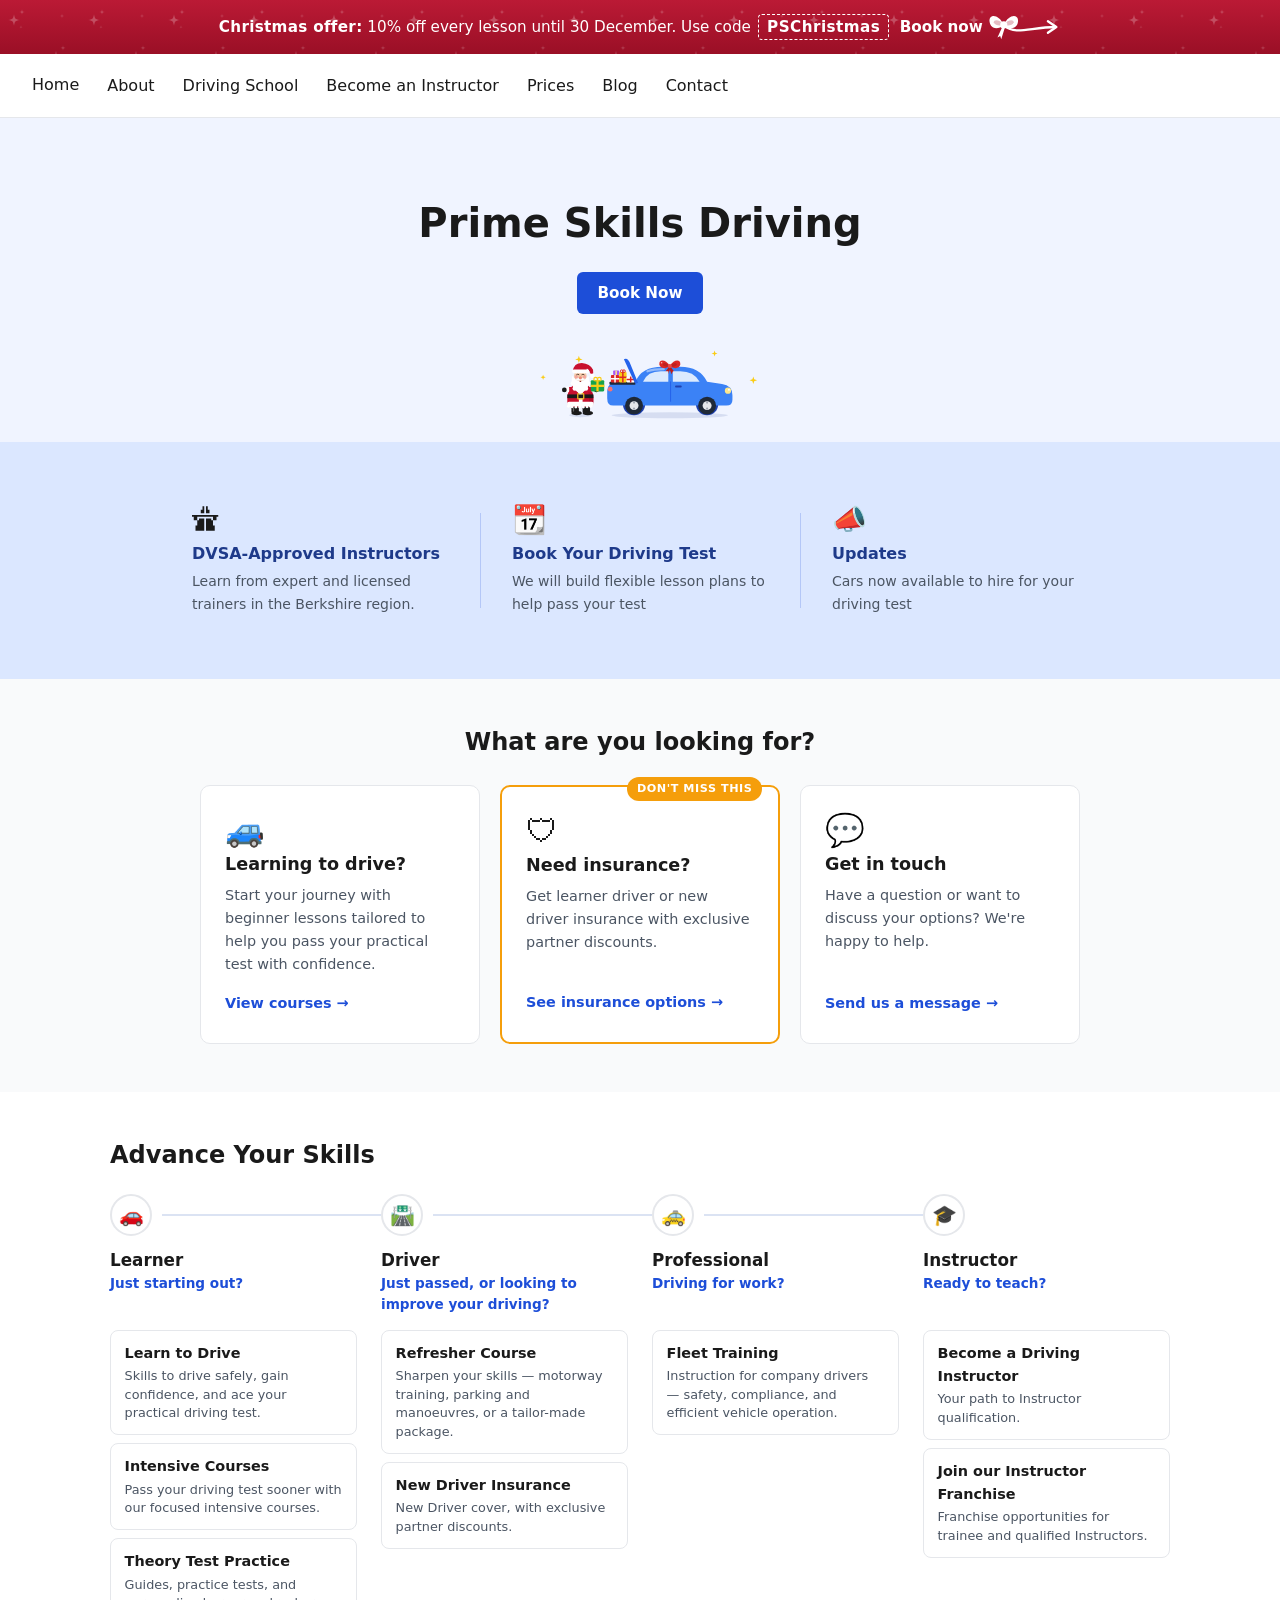
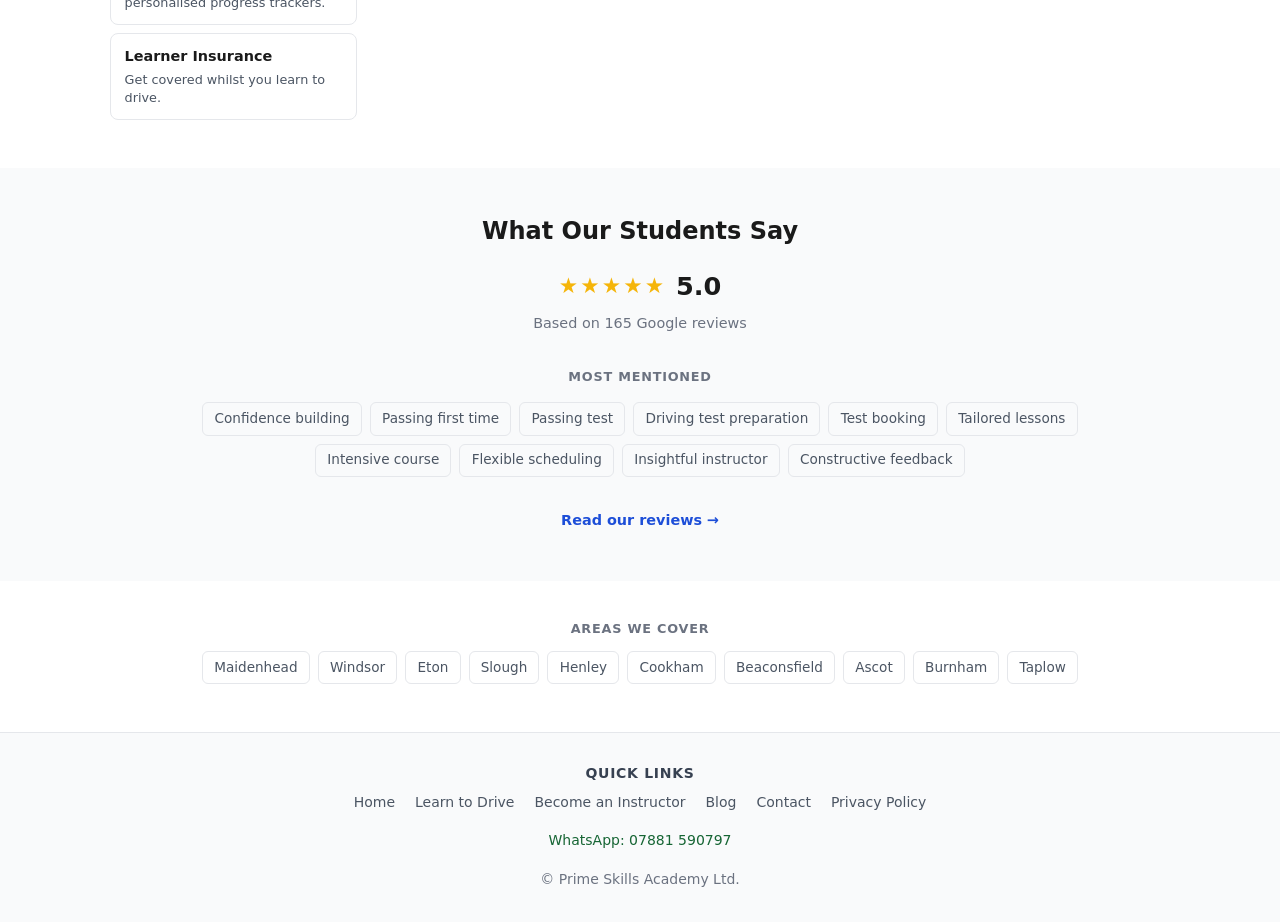
<file: public/index.html>
<!doctype html>
<html lang="en" data-theme="light">
  <head>
    <link rel="icon" href="/favicon.ico" sizes="48x48" />
    <link rel="icon" href="/favicon.png" type="image/png" sizes="192x192" />
    <meta charset="utf-8" />
    <meta name="viewport" content="width=device-width, initial-scale=1" />
    <!-- Google tag (gtag.js), cookieless: storage consent is always denied -->
    <script>
      window.dataLayer = window.dataLayer || [];
      function gtag() {
        dataLayer.push(arguments);
      }
      gtag("consent", "default", {
        ad_storage: "denied",
        ad_user_data: "denied",
        ad_personalization: "denied",
        analytics_storage: "denied",
      });
      gtag("js", new Date());
      gtag("config", "G-TZ8EP55NNX", {
        allow_google_signals: false,
        allow_ad_personalization_signals: false,
      });
    </script>
    <script
      async
      src="https://www.googletagmanager.com/gtag/js?id=G-TZ8EP55NNX"
    ></script>
    <!-- End Google tag -->
    <link rel="stylesheet" href="css/my.css" />
    <link rel="canonical" href="https://www.primeskillsdriving.co.uk/" />
    <!-- HTML Meta Tags -->
    <title>Driving Lessons in Maidenhead | Prime Skills Driving</title>
    <meta
      name="description"
      content="Automatic & manual driving lessons, intensive courses and instructor training in Maidenhead, Windsor, Slough & across Berkshire. DVSA-approved instructors — book today."
    />

    <!-- Google / Search Engine Tags -->
    <meta itemprop="name" content="Prime Skills Driving" />
    <meta
      itemprop="description"
      content="Automatic & manual driving lessons, intensive courses and instructor training in Maidenhead, Windsor, Slough & across Berkshire. DVSA-approved instructors — book today."
    />
    <meta
      itemprop="image"
      content="https://www.primeskillsdriving.co.uk/images/buH9e9.png"
    />

    <!-- Facebook Meta Tags -->
    <meta property="og:url" content="https://www.primeskillsdriving.co.uk/" />
    <meta property="og:type" content="website" />
    <meta
      property="og:title"
      content="Driving Lessons in Maidenhead | Prime Skills Driving"
    />
    <meta
      property="og:description"
      content="Automatic & manual driving lessons, intensive courses and instructor training in Maidenhead, Windsor, Slough & across Berkshire. DVSA-approved instructors — book today."
    />
    <meta
      property="og:image"
      content="https://www.primeskillsdriving.co.uk/images/buH9e9.png"
    />

    <!-- Twitter Meta Tags -->
    <meta name="twitter:card" content="summary_large_image" />
    <meta
      name="twitter:title"
      content="Driving Lessons in Maidenhead | Prime Skills Driving"
    />
    <meta
      name="twitter:description"
      content="Automatic & manual driving lessons, intensive courses and instructor training in Maidenhead, Windsor, Slough & across Berkshire. DVSA-approved instructors — book today."
    />
    <meta
      name="twitter:image"
      content="https://www.primeskillsdriving.co.uk/images/buH9e9.png"
    />

    <!-- Meta Tags Generated via https://heymeta.com -->

    <!-- Structured data: local business.
         No aggregateRating: a LocalBusiness rating about itself, on its own
         site, is ineligible for Google's star review feature.
         https://developers.google.com/search/docs/appearance/structured-data/review-snippet -->
    <script type="application/ld+json">
      {
        "@context": "https://schema.org",
        "@type": "DrivingSchool",
        "@id": "https://www.primeskillsdriving.co.uk/#business",
        "name": "Prime Skills Driving",
        "priceRange": "££",
        "description": "Automatic and manual driving lessons, intensive courses, refresher lessons and driving instructor training in Maidenhead and across Berkshire.",
        "url": "https://www.primeskillsdriving.co.uk/",
        "image": "https://www.primeskillsdriving.co.uk/images/buH9e9.png",
        "telephone": "+447881590797",
        "areaServed": [
          "Maidenhead",
          "Windsor",
          "Eton",
          "Slough",
          "Henley",
          "Cookham",
          "Beaconsfield",
          "Ascot",
          "Burnham",
          "Taplow"
        ],
        "address": {
          "@type": "PostalAddress",
          "addressLocality": "Maidenhead",
          "addressRegion": "Berkshire",
          "addressCountry": "GB"
        }
      }
    </script>
  </head>
  <body>
    <div id="header"></div>

    <section class="main gift-wrap">
      <div class="intro">
        <h1>Prime Skills Driving</h1>
        <a href="contact.html" class="btn">Book Now</a>
      </div>
      <!-- Christmas scene: Santa loads the blue car and drives off (hidden with the promo) -->
      <svg
        class="xmas-scene"
        viewBox="0 0 400 110"
        aria-hidden="true"
        focusable="false"
      >
        <!-- twinkly sparkles -->
        <g class="xmas-sparkles" fill="#facc15">
          <path transform="translate(118 26)" d="M0 -5 L1.2 -1.2 L5 0 L1.2 1.2 L0 5 L-1.2 1.2 L-5 0 L-1.2 -1.2 Z" />
          <path transform="translate(300 18)" d="M0 -4 L1 -1 L4 0 L1 1 L0 4 L-1 1 L-4 0 L-1 -1 Z" />
          <path transform="translate(352 54)" d="M0 -5 L1.2 -1.2 L5 0 L1.2 1.2 L0 5 L-1.2 1.2 L-5 0 L-1.2 -1.2 Z" />
          <path transform="translate(70 50)" d="M0 -3.5 L0.9 -0.9 L3.5 0 L0.9 0.9 L0 3.5 L-0.9 0.9 L-3.5 0 L-0.9 -0.9 Z" />
        </g>
        <!-- car -->
        <g transform="translate(150 28)">
          <g class="xmas-car">
            <ellipse cx="90" cy="73" rx="78" ry="4" fill="#1e3a8a" opacity="0.12" />
            <g class="xmas-exhaust">
              <circle cx="0" cy="54" r="4" />
              <circle cx="-8" cy="50" r="5" />
              <circle cx="-17" cy="45" r="6" />
            </g>
            <circle cx="42" cy="58" r="15" fill="#1e40af" />
            <circle cx="140" cy="58" r="15" fill="#1e40af" />
            <path
              d="M14 60 Q6 60 6 50 L6 40 Q6 30 18 29 L44 28 Q52 8 80 8 L104 8 Q130 8 140 28 L160 31 Q174 33 174 46 L174 52 Q174 60 166 60 Z"
              fill="#3b82f6"
            />
            <path
              d="M60 14 Q68 11 82 11"
              stroke="#fff"
              stroke-width="3"
              stroke-linecap="round"
              fill="none"
              opacity="0.45"
            />
            <!-- red bow on the roof -->
            <g class="xmas-car-bow">
              <path d="M89 8 L83 16 L86.5 15 L87.5 18 L91.5 9 Z" fill="#b91c1c" />
              <path d="M91 8 L97 16 L93.5 15 L92.5 18 L88.5 9 Z" fill="#b91c1c" />
              <path d="M90 7 C84 -3, 75 -2, 76 5 C77 11, 85 11, 90 7 Z" fill="#dc2626" />
              <path d="M90 7 C96 -3, 105 -2, 104 5 C103 11, 95 11, 90 7 Z" fill="#dc2626" />
              <path d="M90 7 C86 2, 81 2, 80.5 5 C81.5 8, 86 8.5, 90 7 Z" fill="#991b1b" opacity="0.45" />
              <path d="M90 7 C94 2, 99 2, 99.5 5 C98.5 8, 94 8.5, 90 7 Z" fill="#991b1b" opacity="0.45" />
              <circle cx="90" cy="7" r="2.8" fill="#ef4444" />
              <circle cx="79" cy="2.5" r="1" fill="#fff" opacity="0.7" />
            </g>
            <path d="M54 28 Q60 14 78 14 L88 14 L88 28 Z" fill="#dbeafe" />
            <path d="M94 14 L104 14 Q122 14 130 28 L94 28 Z" fill="#dbeafe" />
            <!-- Santa at the wheel, appears once he gets in -->
            <g class="xmas-driver">
              <circle cx="110" cy="21.5" r="5.2" fill="#f6c9a8" />
              <path
                d="M104.6 22 Q104 28.5 107 30.5 Q110 32.5 113 30.5 Q116 28.5 115.4 22 Q113 25 110 25 Q107 25 104.6 22 Z"
                fill="#fff"
              />
              <path
                d="M107 24.2 Q108.7 22.6 110 23.6 Q111.3 22.6 113 24.2 Q111.2 25.2 110 24.4 Q108.8 25.2 107 24.2 Z"
                fill="#fff"
              />
              <circle cx="110" cy="22.8" r="1.1" fill="#e98a7a" />
              <path
                d="M107.4 20.4 Q108.2 19.7 109 20.4 M111 20.4 Q111.8 19.7 112.6 20.4"
                stroke="#3b2a20"
                stroke-width="0.7"
                fill="none"
                stroke-linecap="round"
              />
              <path d="M104 18 Q105 10 111 10 Q118 11 119 17 Z" fill="#c8102e" />
              <rect x="103.5" y="16.5" width="13" height="3" rx="1.5" fill="#fff" />
              <circle cx="119" cy="17" r="2" fill="#fff" />
            </g>
            <path d="M91 28 L91 54" stroke="#2563eb" stroke-width="1.4" stroke-linecap="round" />
            <rect x="97" y="33" width="9" height="2.6" rx="1.3" fill="#1e40af" />
            <circle cx="10" cy="38" r="3.2" fill="#f87171" />
            <circle cx="168" cy="40" r="4.2" fill="#fde68a" />
            <circle cx="169.3" cy="38.8" r="1.3" fill="#fff" />
            <!-- open boot interior, then the lid -->
            <rect x="9" y="28" width="35" height="4" rx="1" fill="#1e293b" />
            <!-- presents already packed in the boot (tucked away as it shuts) -->
            <g class="xmas-boot-presents">
              <rect x="11" y="19" width="11" height="10" rx="1.2" fill="#dc2626" />
              <rect x="15.5" y="19" width="2" height="10" fill="#fff" />
              <rect x="11" y="23" width="11" height="2" fill="#fff" />
              <rect x="22" y="15" width="10" height="14" rx="1.2" fill="#facc15" />
              <rect x="26" y="15" width="2" height="14" fill="#dc2626" />
              <rect x="22" y="21" width="10" height="2" fill="#dc2626" />
              <circle cx="25.5" cy="13.8" r="1.8" fill="none" stroke="#dc2626" stroke-width="1.2" />
              <circle cx="28.5" cy="13.8" r="1.8" fill="none" stroke="#dc2626" stroke-width="1.2" />
              <rect x="32" y="21" width="11" height="8" rx="1.2" fill="#fff" />
              <rect x="36.5" y="21" width="2" height="8" fill="#dc2626" />
              <rect x="32" y="24" width="11" height="2" fill="#dc2626" />
              <rect x="14" y="13" width="8" height="6" rx="1" fill="#a855f7" />
              <rect x="17" y="13" width="2" height="6" fill="#fde68a" />
            </g>
            <path
              class="xmas-lid"
              d="M8 33 Q8 28 18 28 L44 27 L44 31 L8 34 Z"
              fill="#2563eb"
            />
            <g class="xmas-wheel">
              <circle cx="42" cy="60" r="12" fill="#1f2937" />
              <circle cx="42" cy="60" r="6" fill="#e5e7eb" />
              <circle cx="42" cy="56" r="1.4" fill="#9ca3af" />
              <circle cx="42" cy="64" r="1.4" fill="#9ca3af" />
            </g>
            <g class="xmas-wheel">
              <circle cx="140" cy="60" r="12" fill="#1f2937" />
              <circle cx="140" cy="60" r="6" fill="#e5e7eb" />
              <circle cx="140" cy="56" r="1.4" fill="#9ca3af" />
              <circle cx="140" cy="64" r="1.4" fill="#9ca3af" />
            </g>
          </g>
        </g>
        <!-- Santa -->
        <g transform="translate(98 30)">
          <g class="xmas-santa">
            <ellipse cx="22" cy="71" rx="15" ry="2.5" fill="#1e3a8a" opacity="0.12" />
            <g class="xmas-santa-bob">
              <!-- trousers and tall black boots -->
              <rect x="11" y="54" width="9" height="8" fill="#a00d25" />
              <rect x="25" y="54" width="9" height="8" fill="#a00d25" />
              <rect x="10" y="60" width="10" height="8" rx="2" fill="#1a1a1a" />
              <rect x="25" y="60" width="10" height="8" rx="2" fill="#1a1a1a" />
              <ellipse cx="17" cy="68" rx="7" ry="2.8" fill="#1a1a1a" />
              <ellipse cx="32" cy="68" rx="7" ry="2.8" fill="#1a1a1a" />
              <rect x="12" y="61" width="1.6" height="5" rx="0.8" fill="#fff" opacity="0.35" />
              <!-- plump red coat with white fur -->
              <path d="M5 58 Q2 36 14 30 Q22 27 30 30 Q42 36 39 58 Z" fill="#c8102e" />
              <path d="M30 30 Q42 36 39 58 L33 58 Q36 40 28 31 Z" fill="#8f0b21" opacity="0.35" />
              <rect x="20" y="30" width="5" height="25" rx="2" fill="#fff" />
              <rect x="4.5" y="43" width="35" height="5" fill="#1a1a1a" />
              <rect x="18.5" y="42" width="8" height="7" rx="1" fill="none" stroke="#e6b422" stroke-width="1.8" />
              <rect x="4" y="53" width="36" height="6" rx="3" fill="#fff" />
              <g fill="#fff">
                <circle cx="6" cy="59" r="2" />
                <circle cx="11" cy="59.6" r="2" />
                <circle cx="16" cy="59.8" r="2" />
                <circle cx="21" cy="60" r="2" />
                <circle cx="26" cy="59.8" r="2" />
                <circle cx="31" cy="59.6" r="2" />
                <circle cx="36" cy="59" r="2" />
              </g>
              <!-- other arm, held out level with the present arm -->
              <rect x="4" y="33" width="14" height="7" rx="3.5" fill="#c8102e" />
              <rect x="2.5" y="32.5" width="4.5" height="8" rx="2" fill="#fff" />
              <circle cx="0.5" cy="37" r="3.2" fill="#1a1a1a" />
              <!-- arm holding the present -->
              <rect x="26" y="33" width="14" height="7" rx="3.5" fill="#c8102e" />
              <rect x="37" y="32.5" width="4.5" height="8" rx="2" fill="#fff" />
              <circle cx="43.5" cy="37" r="3.2" fill="#1a1a1a" />
              <!-- jolly face -->
              <circle cx="22" cy="18" r="8.5" fill="#f6c9a8" />
              <circle cx="16.5" cy="19.5" r="2.3" fill="#f19a9a" opacity="0.75" />
              <circle cx="27.5" cy="19.5" r="2.3" fill="#f19a9a" opacity="0.75" />
              <!-- big fluffy beard -->
              <path
                d="M11 18 Q9 30 14 36 Q18 41 22 41 Q26 41 30 36 Q35 30 33 18 Q28 25 22 25 Q16 25 11 18 Z"
                fill="#fff"
              />
              <g fill="#fff">
                <circle cx="14.5" cy="35" r="3" />
                <circle cx="22" cy="38.5" r="3.6" />
                <circle cx="29.5" cy="35" r="3" />
                <circle cx="11.5" cy="28" r="2.6" />
                <circle cx="32.5" cy="28" r="2.6" />
              </g>
              <path d="M20.5 25 Q22 27.4 23.5 25 Z" fill="#8b1a1a" />
              <path
                d="M15.5 23 Q19 19.6 22 21.8 Q25 19.6 28.5 23 Q25.5 25.2 22 23.4 Q18.5 25.2 15.5 23 Z"
                fill="#fff"
                stroke="#e5e7eb"
                stroke-width="0.5"
              />
              <circle cx="22" cy="20.6" r="2.1" fill="#e98a7a" />
              <path
                d="M17 16.4 Q18.5 15 20 16.4 M24 16.4 Q25.5 15 27 16.4"
                stroke="#3b2a20"
                stroke-width="1.1"
                fill="none"
                stroke-linecap="round"
              />
              <path
                d="M16 13.8 Q18.5 12.2 21 13.6 M23 13.6 Q25.5 12.2 28 13.8"
                stroke="#fff"
                stroke-width="1.9"
                fill="none"
                stroke-linecap="round"
              />
              <!-- floppy hat with fur brim and pom-pom -->
              <path
                d="M12 12 Q13 1 24 1 Q35 2 39 10 Q40 14 38 18 L35 14 Q32 7 30 9 L32 12 Z"
                fill="#c8102e"
              />
              <rect x="11" y="9.5" width="23" height="5" rx="2.5" fill="#fff" />
              <circle cx="38" cy="18" r="3" fill="#fff" />
            </g>
          </g>
        </g>
        <!-- present -->
        <g class="xmas-present">
          <rect x="134" y="54" width="18" height="15" rx="1.5" fill="#16a34a" />
          <rect x="141.5" y="54" width="3" height="15" fill="#facc15" />
          <rect x="134" y="60" width="18" height="3" fill="#facc15" />
          <circle cx="140.5" cy="52.5" r="2.4" fill="none" stroke="#facc15" stroke-width="1.6" />
          <circle cx="145.5" cy="52.5" r="2.4" fill="none" stroke="#facc15" stroke-width="1.6" />
        </g>
      </svg>
    </section>

    <section class="why-choose-us">
      <div class="banner-container">
        <!-- Expert Instructors -->
        <a href="about.html" class="banner-card">
          <span class="wcu-icon">&#x1F6E3;</span>
          <h2>DVSA-Approved Instructors</h2>
          <p>
            Learn from expert and licensed trainers in the Berkshire region.
          </p>
        </a>

        <!-- Flexible Scheduling -->
        <a
          href="https://www.gov.uk/book-driving-test"
          class="banner-card"
          target="_blank"
          rel="noopener noreferrer"
        >
          <span class="wcu-icon">&#x1F4C6;</span>
          <h2>Book Your Driving Test</h2>
          <p>We will build flexible lesson plans to help pass your test</p>
        </a>

        <!-- Updates -->
        <a href="prices.html" class="banner-card">
          <span class="wcu-icon">&#x1F4E3;</span>
          <h2>Updates</h2>
          <p>Cars now available to hire for your driving test</p>
        </a>
      </div>
    </section>

    <section class="quick-nav">
      <h2>What are you looking for?</h2>
      <div class="quick-nav-container">
        <a href="learntodrive.html" class="quick-nav-card">
          <span class="qn-icon">&#x1F699;</span>
          <h3>Learning to drive?</h3>
          <p>
            Start your journey with beginner lessons tailored to help you pass
            your practical test with confidence.
          </p>
          <span class="qn-link">View courses &rarr;</span>
        </a>

        <a href="insurance.html" class="quick-nav-card accent">
          <span class="qn-badge">Don't miss this</span>
          <span class="qn-icon">&#x1F6E1;</span>
          <h3>Need insurance?</h3>
          <p>
            Get learner driver or new driver insurance with exclusive partner
            discounts.
          </p>
          <span class="qn-link">See insurance options &rarr;</span>
        </a>

        <a href="contact.html" class="quick-nav-card">
          <span class="qn-icon">&#x1F4AC;</span>
          <h3>Get in touch</h3>
          <p>
            Have a question or want to discuss your options? We're happy to
            help.
          </p>
          <span class="qn-link">Send us a message &rarr;</span>
        </a>
      </div>
    </section>

    <section class="driving-courses journey">
      <h2>Advance Your Skills</h2>

      <ol class="journey-track">
        <!-- 1. Learner -->
        <li class="journey-stage">
          <div class="stage-marker">
            <span class="stage-icon" aria-hidden="true">&#x1F697;</span>
          </div>
          <h3 class="stage-name">Learner</h3>
          <p class="stage-q">Just starting out?</p>
          <ul class="stage-links">
            <li>
              <a href="learntodrive.html">
                <span class="sl-title">Learn to Drive</span>
                <span class="sl-desc"
                  >Skills to drive safely, gain confidence, and ace your
                  practical driving test.</span
                >
              </a>
            </li>
            <li>
              <a href="contact.html">
                <span class="sl-title">Intensive Courses</span>
                <span class="sl-desc"
                  >Pass your driving test sooner with our focused intensive
                  courses.</span
                >
              </a>
            </li>
            <li>
              <a href="theorytestpro.html">
                <span class="sl-title">Theory Test Practice</span>
                <span class="sl-desc"
                  >Guides, practice tests, and personalised progress
                  trackers.</span
                >
              </a>
            </li>
            <li>
              <a href="insurance.html">
                <span class="sl-title"> Learner Insurance</span>
                <span class="sl-desc"
                  >Get covered whilst you learn to drive.</span
                >
              </a>
            </li>
          </ul>
        </li>

        <!-- 2. Driver -->
        <li class="journey-stage">
          <div class="stage-marker">
            <span class="stage-icon" aria-hidden="true">&#x1F6E3;&#xFE0F;</span>
          </div>
          <h3 class="stage-name">Driver</h3>
          <p class="stage-q">Just passed, or looking to improve your driving?</p>
          <ul class="stage-links">
            <li>
              <a href="contact.html">
                <span class="sl-title">Refresher Course</span>
                <span class="sl-desc"
                  >Sharpen your skills — motorway training, parking and
                  manoeuvres, or a tailor-made package.</span
                >
              </a>
            </li>
            <li>
              <a href="insurance.html">
                <span class="sl-title">New Driver Insurance</span>
                <span class="sl-desc"
                  >New Driver cover, with exclusive partner discounts.</span
                >
              </a>
            </li>
          </ul>
        </li>

        <!-- 3. Professional -->
        <li class="journey-stage">
          <div class="stage-marker">
            <span class="stage-icon" aria-hidden="true">&#x1F695;</span>
          </div>
          <h3 class="stage-name">Professional</h3>
          <p class="stage-q">Driving for work?</p>
          <ul class="stage-links">
            <li>
              <a href="contact.html">
                <span class="sl-title">Fleet Training</span>
                <span class="sl-desc"
                  >Instruction for company drivers — safety, compliance, and
                  efficient vehicle operation.</span
                >
              </a>
            </li>
          </ul>
        </li>

        <!-- 4. Instructor -->
        <li class="journey-stage">
          <div class="stage-marker">
            <span class="stage-icon" aria-hidden="true">&#x1F393;</span>
          </div>
          <h3 class="stage-name">Instructor</h3>
          <p class="stage-q">Ready to teach?</p>
          <ul class="stage-links">
            <li>
              <a href="instructor.html">
                <span class="sl-title">Become a Driving Instructor</span>
                <span class="sl-desc"
                  >Your path to Instructor qualification.</span
                >
              </a>
            </li>
            <li>
              <a href="contact.html">
                <span class="sl-title">Join our Instructor Franchise</span>
                <span class="sl-desc"
                  >Franchise opportunities for trainee and qualified
                  Instructors.</span
                >
              </a>
            </li>
          </ul>
        </li>
      </ol>
    </section>

    <section class="reviews-summary">
      <h2>What Our Students Say</h2>
      <p class="rating-score">
        <span class="rating-stars" aria-hidden="true">&#9733;&#9733;&#9733;&#9733;&#9733;</span>
        <span class="rating-value">5.0</span>
      </p>
      <p class="rating-count">Based on 165 Google reviews</p>

      <p class="mentions-label">Most mentioned</p>
      <ul class="mentions-list">
        <li>Confidence building</li>
        <li>Passing first time</li>
        <li>Passing test</li>
        <li>Driving test preparation</li>
        <li>Test booking</li>
        <li>Tailored lessons</li>
        <li>Intensive course</li>
        <li>Flexible scheduling</li>
        <li>Insightful instructor</li>
        <li>Constructive feedback</li>
      </ul>

      <a href="about.html#reviews" class="reviews-more">Read our reviews</a>
    </section>

    <section class="areas-covered">
      <h2>Areas We Cover</h2>
      <ul class="areas-list">
        <li>Maidenhead</li>
        <li>Windsor</li>
        <li>Eton</li>
        <li>Slough</li>
        <li>Henley</li>
        <li>Cookham</li>
        <li>Beaconsfield</li>
        <li>Ascot</li>
        <li>Burnham</li>
        <li>Taplow</li>
      </ul>
    </section>

    <div id="footer"></div>

    <script>
      fetch("header.html")
        .then((res) => res.text())
        .then((data) => {
          document.getElementById("header").innerHTML = data;
        });
      fetch("footer.html")
        .then((res) => res.text())
        .then((data) => {
          document.getElementById("footer").innerHTML = data;
        });
    </script>
    <script src="js/main.js"></script>
    <!-- Cloudflare Web Analytics -->
    <script
      type="module"
      src="https://static.cloudflareinsights.com/beacon.min.js"
      data-cf-beacon='{"token": "edf29cdf24ee48c8860548e6b40bd964"}'
    ></script>
    <!-- End Cloudflare Web Analytics -->
  </body>
</html>
</file>
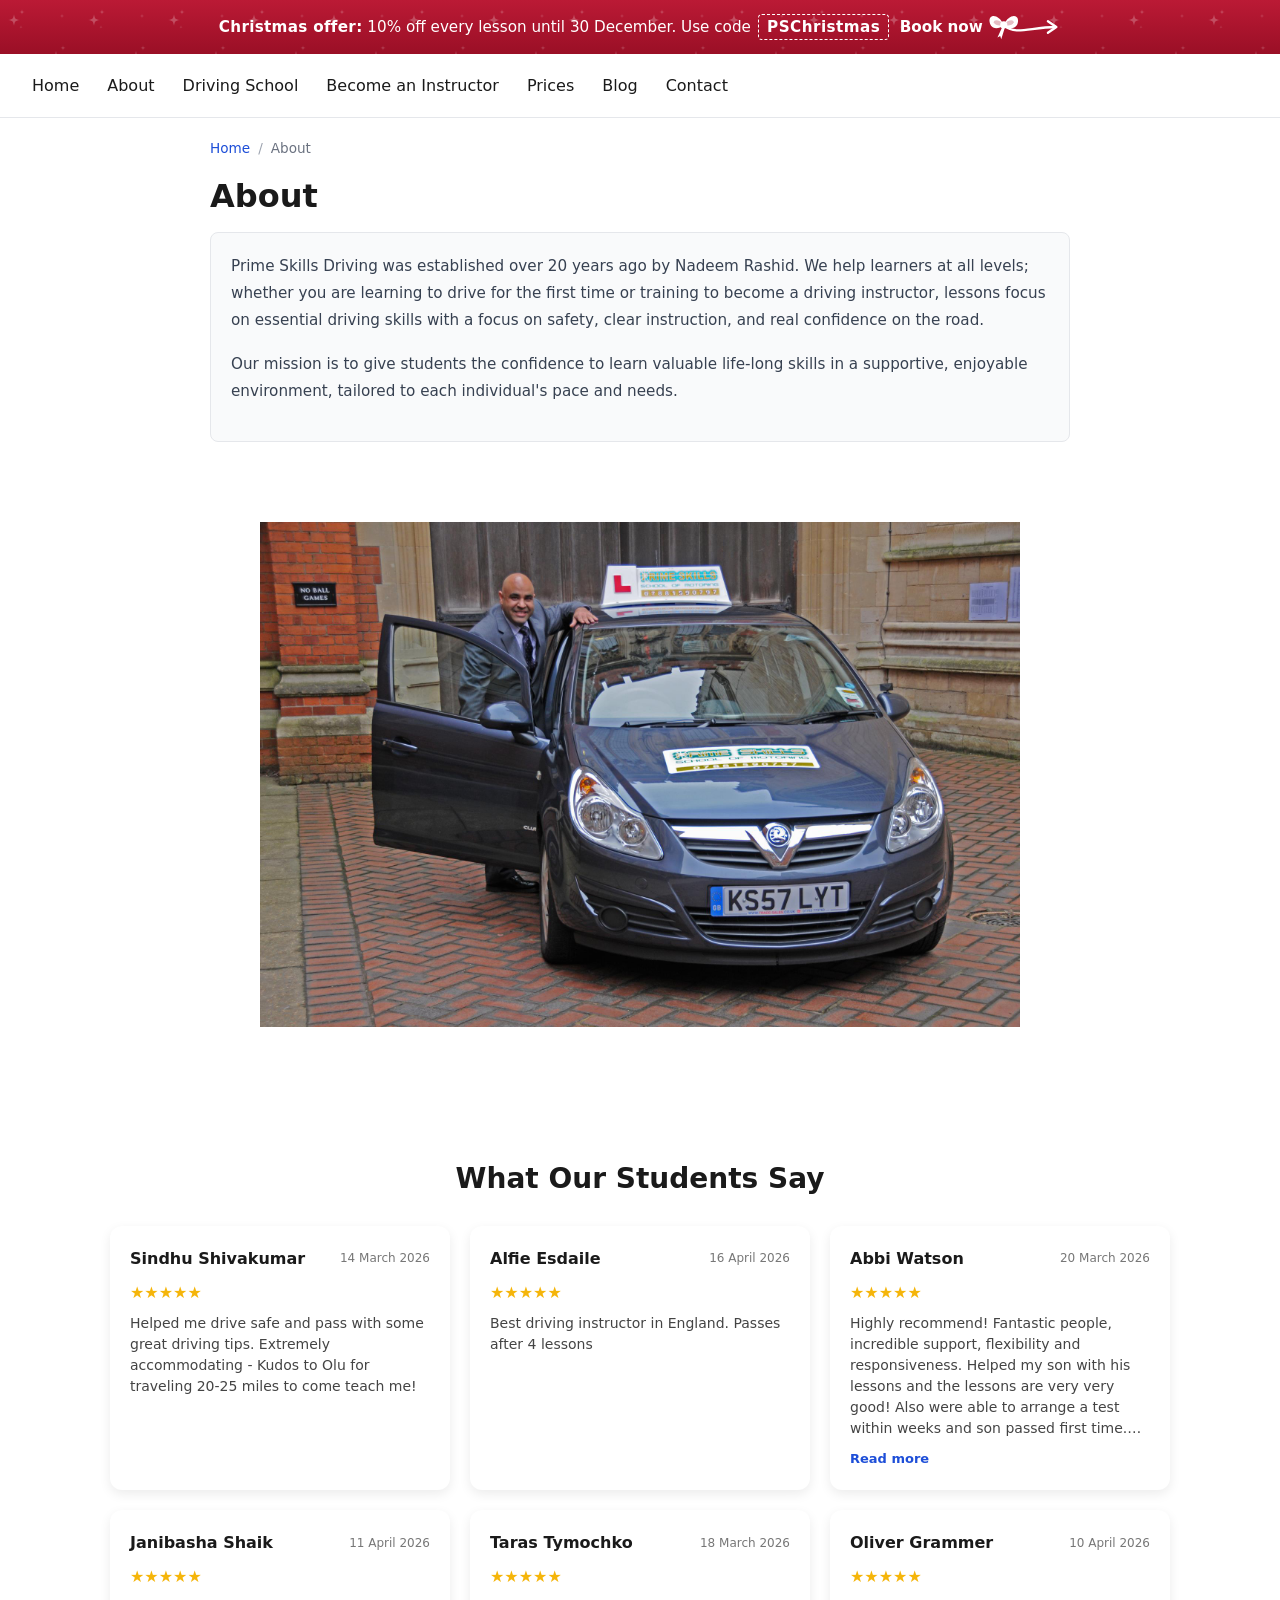
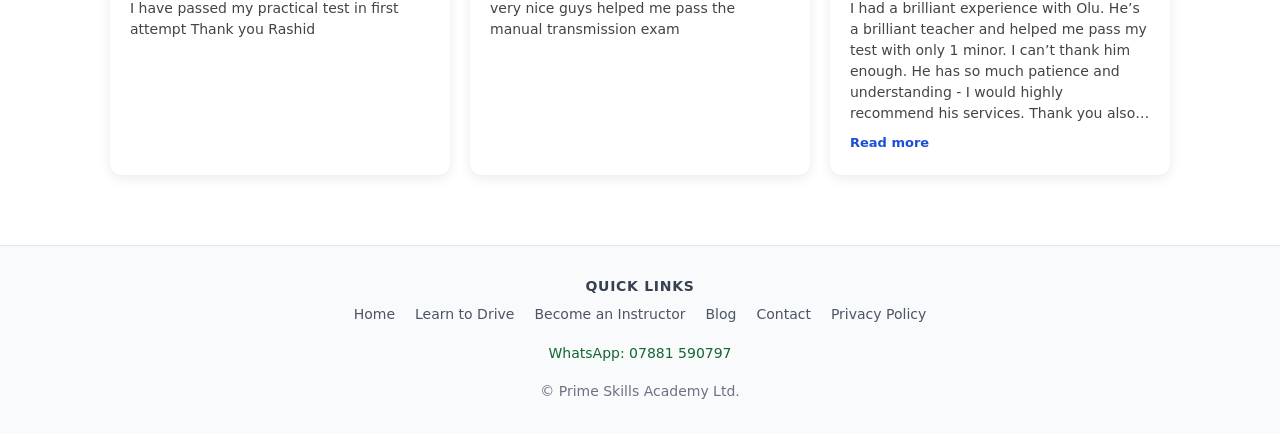
<file: public/about.html>
<!doctype html>
<html lang="en" data-theme="light">
  <head>
    <link rel="icon" href="/favicon.ico" sizes="48x48" />
    <link rel="icon" href="/favicon.png" type="image/png" sizes="192x192" />
    <meta charset="utf-8" />
    <meta name="viewport" content="width=device-width, initial-scale=1" />
    <!-- Google tag (gtag.js), cookieless: storage consent is always denied -->
    <script>
      window.dataLayer = window.dataLayer || [];
      function gtag() {
        dataLayer.push(arguments);
      }
      gtag("consent", "default", {
        ad_storage: "denied",
        ad_user_data: "denied",
        ad_personalization: "denied",
        analytics_storage: "denied",
      });
      gtag("js", new Date());
      gtag("config", "G-TZ8EP55NNX", {
        allow_google_signals: false,
        allow_ad_personalization_signals: false,
      });
    </script>
    <script
      async
      src="https://www.googletagmanager.com/gtag/js?id=G-TZ8EP55NNX"
    ></script>
    <!-- End Google tag -->
    <link rel="stylesheet" href="css/my.css" />

    <link rel="canonical" href="https://www.primeskillsdriving.co.uk/about.html" />
    <!-- HTML Meta Tags -->
    <title>About Prime Skills Driving | 20+ Years in Maidenhead</title>
    <meta
      name="description"
      content="Prime Skills Driving was founded over 20 years ago by Nadeem Rashid, helping learners across Maidenhead and Berkshire pass with confidence. Meet the school behind the wheel."
    />

    <!-- Google / Search Engine Tags -->
    <meta itemprop="name" content="Prime Skills Driving" />
    <meta
      itemprop="description"
      content="Prime Skills Driving was founded over 20 years ago by Nadeem Rashid, helping learners across Maidenhead and Berkshire pass with confidence. Meet the school behind the wheel."
    />
    <meta
      itemprop="image"
      content="https://www.primeskillsdriving.co.uk/images/buH9e9.png"
    />

    <!-- Facebook Meta Tags -->
    <meta property="og:url" content="https://www.primeskillsdriving.co.uk/about.html" />
    <meta property="og:type" content="website" />
    <meta property="og:title" content="About Prime Skills Driving | Maidenhead" />
    <meta
      property="og:description"
      content="Prime Skills Driving was founded over 20 years ago by Nadeem Rashid, helping learners across Maidenhead and Berkshire pass with confidence. Meet the school behind the wheel."
    />
    <meta
      property="og:image"
      content="https://www.primeskillsdriving.co.uk/images/buH9e9.png"
    />

    <!-- Twitter Meta Tags -->
    <meta name="twitter:card" content="summary_large_image" />
    <meta name="twitter:title" content="About Prime Skills Driving | Maidenhead" />
    <meta
      name="twitter:description"
      content="Prime Skills Driving was founded over 20 years ago by Nadeem Rashid, helping learners across Maidenhead and Berkshire pass with confidence. Meet the school behind the wheel."
    />
    <meta
      name="twitter:image"
      content="https://www.primeskillsdriving.co.uk/images/buH9e9.png"
    />

    <!-- Meta Tags Generated via https://heymeta.com -->
    <!-- Structured data: about page, tied to the business entity -->
    <script type="application/ld+json">
      {
        "@context": "https://schema.org",
        "@type": "AboutPage",
        "url": "https://www.primeskillsdriving.co.uk/about.html",
        "name": "About Prime Skills Driving",
        "mainEntity": {
          "@id": "https://www.primeskillsdriving.co.uk/#business"
        }
      }
    </script>
    <!-- Structured data: breadcrumb -->
    <script type="application/ld+json">
      {
        "@context": "https://schema.org",
        "@type": "BreadcrumbList",
        "itemListElement": [
          { "@type": "ListItem", "position": 1, "name": "Home", "item": "https://www.primeskillsdriving.co.uk/" },
          { "@type": "ListItem", "position": 2, "name": "About", "item": "https://www.primeskillsdriving.co.uk/about.html" }
        ]
      }
    </script>
  </head>
  <body>
    <div id="header"></div>

    <nav class="breadcrumb" aria-label="Breadcrumb">
      <ol>
        <li><a href="index.html">Home</a></li>
        <li aria-current="page">About</li>
      </ol>
    </nav>

    <section class="learn-to-drive">
      <div class="top">
        <h1>About</h1>
      </div>
      <div class="middle">
        <p>
          Prime Skills Driving was established over 20 years ago by Nadeem
          Rashid. We help learners at all levels; whether you are learning to
          drive for the first time or training to become a driving instructor,
          lessons focus on essential driving skills with a focus on safety,
          clear instruction, and real confidence on the road.
        </p>
        <p>
          Our mission is to give students the confidence to learn valuable
          life-long skills in a supportive, enjoyable environment, tailored to
          each individual's pace and needs.
        </p>
      </div>
    </section>

    <section class="about-image-section">
      <img
        src="images/driving-car.jpg"
        alt="Prime Skills Driving instructor beside a dual-control car in Maidenhead"
        width="2048"
        height="1360"
        loading="lazy"
      />
    </section>

    <section class="reviews-section" id="reviews">
      <h2 class="reviews-heading">What Our Students Say</h2>
      <div id="reviews-container" class="reviews-grid"></div>
    </section>
    <script src="js/reviews.js"></script>

    <div id="footer"></div>

    <script>
      fetch("header.html")
        .then((res) => res.text())
        .then((data) => {
          document.getElementById("header").innerHTML = data;
        });
      fetch("footer.html")
        .then((res) => res.text())
        .then((data) => {
          document.getElementById("footer").innerHTML = data;
        });
    </script>
    <script src="js/main.js"></script>
    <!-- Cloudflare Web Analytics -->
    <script
      type="module"
      src="https://static.cloudflareinsights.com/beacon.min.js"
      data-cf-beacon='{"token": "edf29cdf24ee48c8860548e6b40bd964"}'
    ></script>
    <!-- End Cloudflare Web Analytics -->
  </body>
</html>
</file>
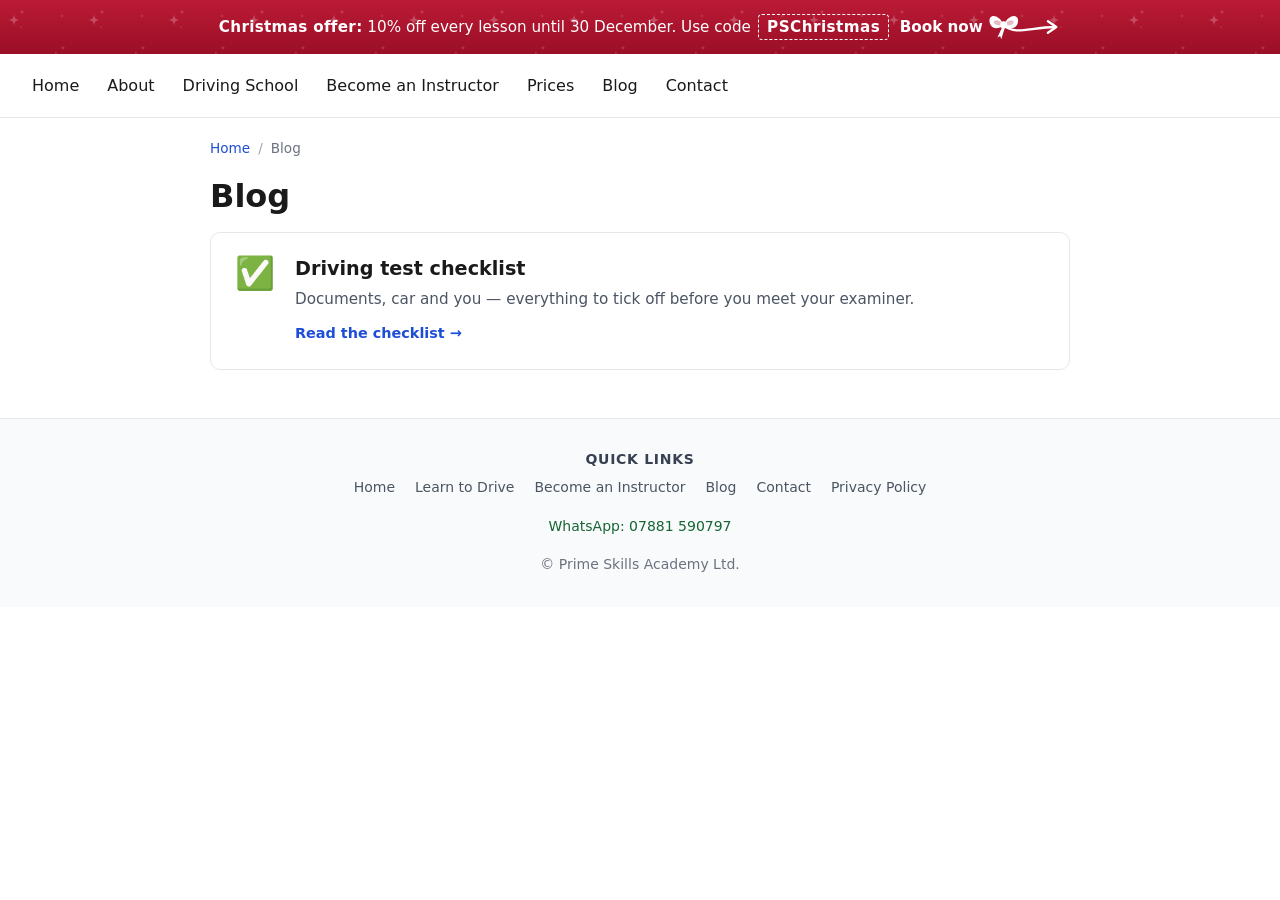
<file: public/blog.html>
<!doctype html>
<html lang="en" data-theme="light">
  <head>
    <link rel="icon" href="/favicon.ico" sizes="48x48" />
    <link rel="icon" href="/favicon.png" type="image/png" sizes="192x192" />
    <meta charset="utf-8" />
    <meta name="viewport" content="width=device-width, initial-scale=1" />
    <!-- Google tag (gtag.js), cookieless: storage consent is always denied -->
    <script>
      window.dataLayer = window.dataLayer || [];
      function gtag() {
        dataLayer.push(arguments);
      }
      gtag("consent", "default", {
        ad_storage: "denied",
        ad_user_data: "denied",
        ad_personalization: "denied",
        analytics_storage: "denied",
      });
      gtag("js", new Date());
      gtag("config", "G-TZ8EP55NNX", {
        allow_google_signals: false,
        allow_ad_personalization_signals: false,
      });
    </script>
    <script
      async
      src="https://www.googletagmanager.com/gtag/js?id=G-TZ8EP55NNX"
    ></script>
    <!-- End Google tag -->
    <link rel="stylesheet" href="css/my.css" />
    <link rel="canonical" href="https://www.primeskillsdriving.co.uk/blog.html" />
    <!-- HTML Meta Tags -->
    <title>Blog: Driving Tips and Test Advice | Prime Skills Driving</title>
    <meta
      name="description"
      content="Driving tips, test-day advice and handy checklists for learner drivers in Maidenhead and Berkshire from the instructors at Prime Skills Driving."
    />

    <!-- Google / Search Engine Tags -->
    <meta itemprop="name" content="Blog | Prime Skills Driving" />
    <meta
      itemprop="description"
      content="Driving tips, test-day advice and handy checklists for learner drivers in Maidenhead and Berkshire from the instructors at Prime Skills Driving."
    />
    <meta
      itemprop="image"
      content="https://www.primeskillsdriving.co.uk/images/buH9e9.png"
    />

    <!-- Facebook Meta Tags -->
    <meta
      property="og:url"
      content="https://www.primeskillsdriving.co.uk/blog.html"
    />
    <meta property="og:type" content="website" />
    <meta property="og:title" content="Blog | Prime Skills Driving" />
    <meta
      property="og:description"
      content="Driving tips, test-day advice and handy checklists for learner drivers in Maidenhead and Berkshire from the instructors at Prime Skills Driving."
    />
    <meta
      property="og:image"
      content="https://www.primeskillsdriving.co.uk/images/buH9e9.png"
    />

    <!-- Twitter Meta Tags -->
    <meta name="twitter:card" content="summary_large_image" />
    <meta name="twitter:title" content="Blog | Prime Skills Driving" />
    <meta
      name="twitter:description"
      content="Driving tips, test-day advice and handy checklists for learner drivers in Maidenhead and Berkshire from the instructors at Prime Skills Driving."
    />
    <meta
      name="twitter:image"
      content="https://www.primeskillsdriving.co.uk/images/buH9e9.png"
    />

    <!-- Structured data: breadcrumb -->
    <script type="application/ld+json">
      {
        "@context": "https://schema.org",
        "@type": "BreadcrumbList",
        "itemListElement": [
          { "@type": "ListItem", "position": 1, "name": "Home", "item": "https://www.primeskillsdriving.co.uk/" },
          { "@type": "ListItem", "position": 2, "name": "Blog", "item": "https://www.primeskillsdriving.co.uk/blog.html" }
        ]
      }
    </script>
  </head>
  <body>
    <div id="header"></div>

    <nav class="breadcrumb" aria-label="Breadcrumb">
      <ol>
        <li><a href="index.html">Home</a></li>
        <li aria-current="page">Blog</li>
      </ol>
    </nav>

    <section class="learn-to-drive page-heading">
      <div class="top">
        <h1>Blog</h1>
      </div>
    </section>

    <section class="blog-list">
      <a href="driving-test-checklist.html" class="blog-card">
        <span class="blog-card-icon" aria-hidden="true">&#9989;</span>
        <div class="blog-card-body">
          <h2>Driving test checklist</h2>
          <p>
            Documents, car and you &mdash; everything to tick off before you
            meet your examiner.
          </p>
          <span class="blog-card-link">Read the checklist &rarr;</span>
        </div>
      </a>
    </section>

    <div id="footer"></div>

    <script>
      fetch("header.html")
        .then((res) => res.text())
        .then((data) => {
          document.getElementById("header").innerHTML = data;
        });
      fetch("footer.html")
        .then((res) => res.text())
        .then((data) => {
          document.getElementById("footer").innerHTML = data;
        });
    </script>
    <script src="js/main.js"></script>
    <!-- Cloudflare Web Analytics -->
    <script
      type="module"
      src="https://static.cloudflareinsights.com/beacon.min.js"
      data-cf-beacon='{"token": "edf29cdf24ee48c8860548e6b40bd964"}'
    ></script>
    <!-- End Cloudflare Web Analytics -->
  </body>
</html>
</file>
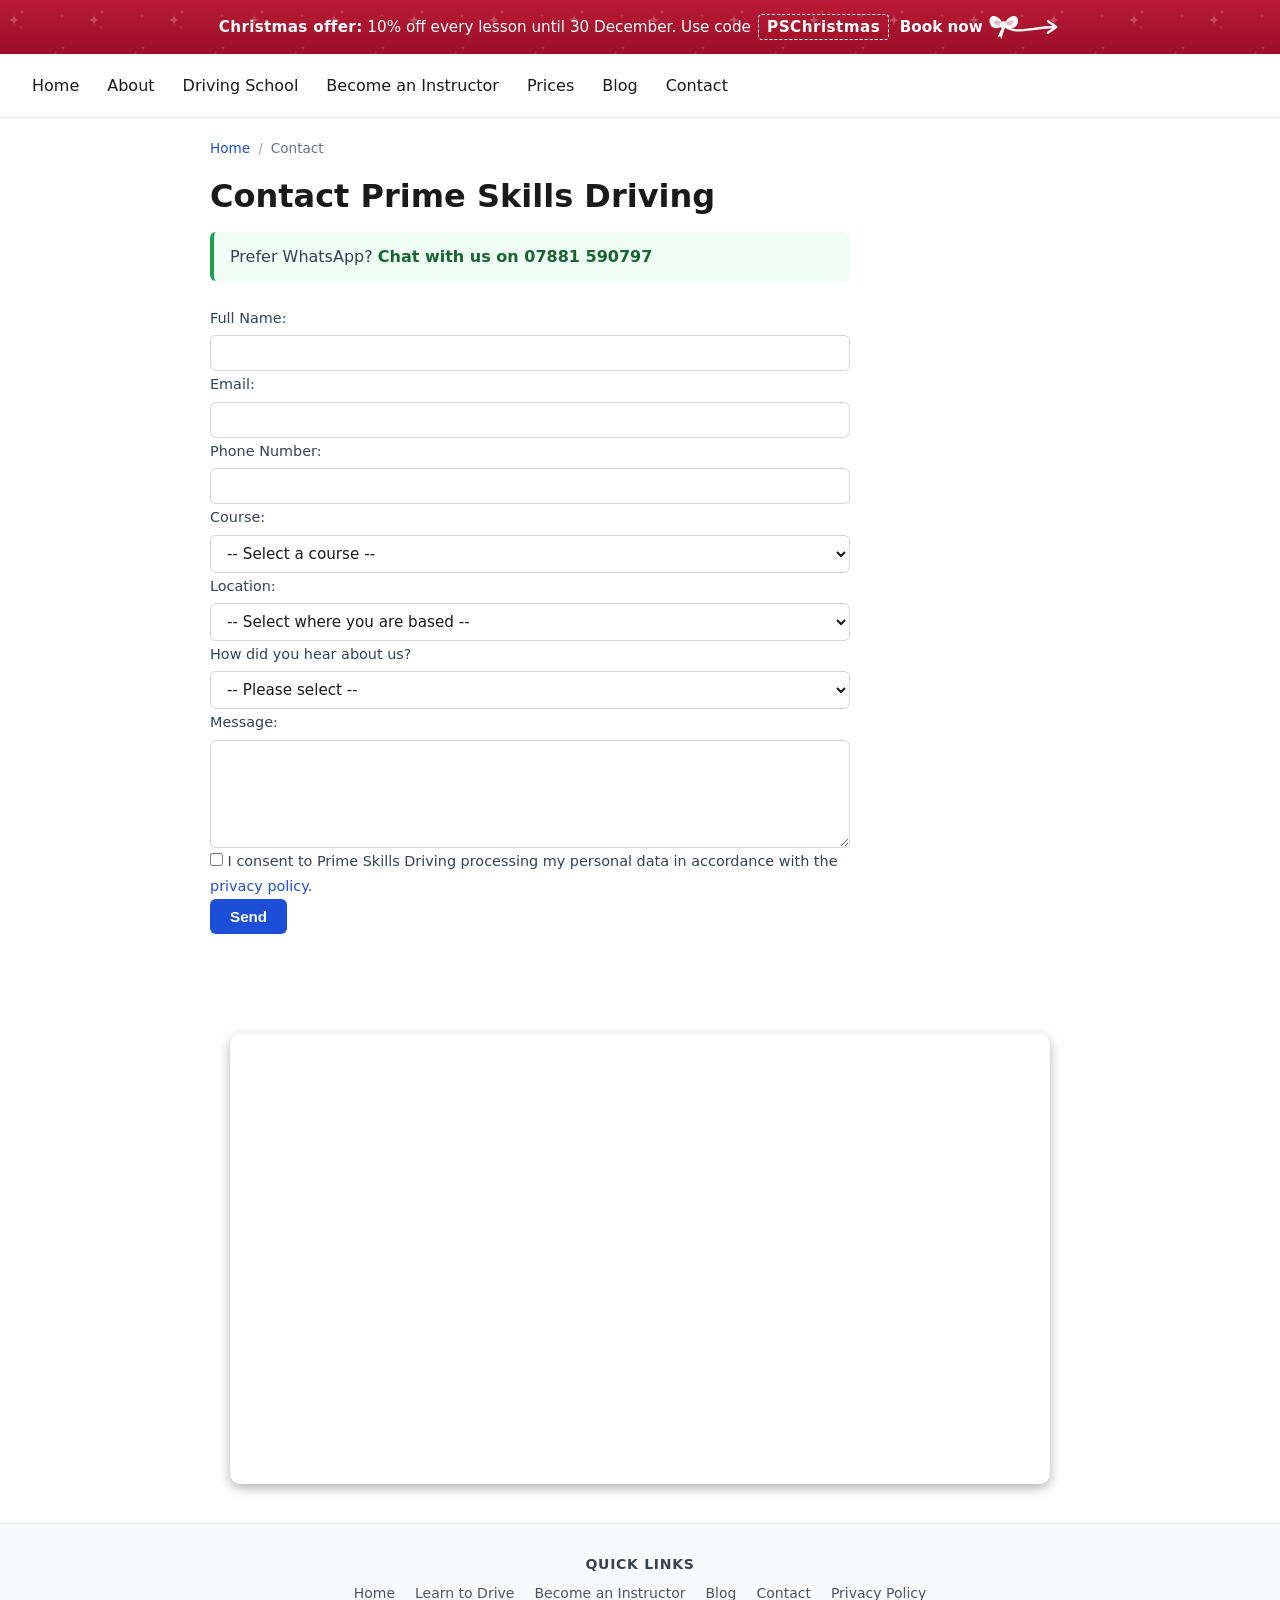
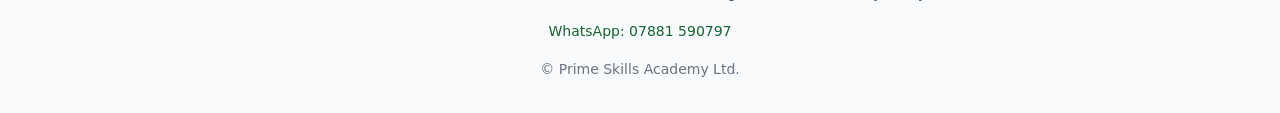
<file: public/contact.html>
<!doctype html>
<html lang="en" data-theme="light">
  <head>
    <link rel="icon" href="/favicon.ico" sizes="48x48" />
    <link rel="icon" href="/favicon.png" type="image/png" sizes="192x192" />

    <script
      src="https://challenges.cloudflare.com/turnstile/v0/api.js"
      async
      defer
    ></script>

    <meta charset="utf-8" />
    <meta name="viewport" content="width=device-width, initial-scale=1" />
    <!-- Google tag (gtag.js), cookieless: storage consent is always denied -->
    <script>
      window.dataLayer = window.dataLayer || [];
      function gtag() {
        dataLayer.push(arguments);
      }
      gtag("consent", "default", {
        ad_storage: "denied",
        ad_user_data: "denied",
        ad_personalization: "denied",
        analytics_storage: "denied",
      });
      gtag("js", new Date());
      gtag("config", "G-TZ8EP55NNX", {
        allow_google_signals: false,
        allow_ad_personalization_signals: false,
      });
    </script>
    <script
      async
      src="https://www.googletagmanager.com/gtag/js?id=G-TZ8EP55NNX"
    ></script>
    <!-- End Google tag -->
    <link rel="stylesheet" href="css/my.css" />
    <link rel="canonical" href="https://www.primeskillsdriving.co.uk/contact.html" />
    <!-- HTML Meta Tags -->
    <title>Contact Prime Skills Driving | Maidenhead Driving School</title>
    <meta
      name="description"
      content="Book driving lessons or ask a question. Contact Prime Skills Driving in Maidenhead — serving Windsor, Slough, Ascot, Eton and Taplow. Message us or chat on WhatsApp."
    />

    <!-- Google / Search Engine Tags -->
    <meta itemprop="name" content="Contact Prime Skills Driving | Maidenhead" />
    <meta
      itemprop="description"
      content="Book driving lessons or ask a question. Contact Prime Skills Driving in Maidenhead — serving Windsor, Slough, Ascot, Eton and Taplow. Message us or chat on WhatsApp."
    />
    <meta
      itemprop="image"
      content="https://www.primeskillsdriving.co.uk/images/buH9e9.png"
    />

    <!-- Facebook Meta Tags -->
    <meta
      property="og:url"
      content="https://www.primeskillsdriving.co.uk/contact.html"
    />
    <meta property="og:type" content="website" />
    <meta property="og:title" content="Contact Prime Skills Driving | Maidenhead" />
    <meta
      property="og:description"
      content="Book driving lessons or ask a question. Contact Prime Skills Driving in Maidenhead — serving Windsor, Slough, Ascot, Eton and Taplow. Message us or chat on WhatsApp."
    />
    <meta
      property="og:image"
      content="https://www.primeskillsdriving.co.uk/images/buH9e9.png"
    />

    <!-- Twitter Meta Tags -->
    <meta name="twitter:card" content="summary_large_image" />
    <meta name="twitter:title" content="Contact Prime Skills Driving | Maidenhead" />
    <meta
      name="twitter:description"
      content="Book driving lessons or ask a question. Contact Prime Skills Driving in Maidenhead — serving Windsor, Slough, Ascot, Eton and Taplow. Message us or chat on WhatsApp."
    />
    <meta
      name="twitter:image"
      content="https://www.primeskillsdriving.co.uk/images/buH9e9.png"
    />

    <!-- Meta Tags Generated via https://heymeta.com -->

    <!-- Structured data: contact page + business NAP -->
    <script type="application/ld+json">
      {
        "@context": "https://schema.org",
        "@type": "ContactPage",
        "url": "https://www.primeskillsdriving.co.uk/contact.html",
        "mainEntity": {
          "@type": "DrivingSchool",
          "@id": "https://www.primeskillsdriving.co.uk/#business",
          "name": "Prime Skills Driving",
          "telephone": "+447881590797",
          "areaServed": [
            "Maidenhead",
            "Windsor",
            "Eton",
            "Slough",
            "Ascot",
            "Burnham",
            "Taplow"
          ],
          "address": {
            "@type": "PostalAddress",
            "addressLocality": "Maidenhead",
            "addressRegion": "Berkshire",
            "addressCountry": "GB"
          }
        }
      }
    </script>
    <!-- Structured data: breadcrumb -->
    <script type="application/ld+json">
      {
        "@context": "https://schema.org",
        "@type": "BreadcrumbList",
        "itemListElement": [
          { "@type": "ListItem", "position": 1, "name": "Home", "item": "https://www.primeskillsdriving.co.uk/" },
          { "@type": "ListItem", "position": 2, "name": "Contact", "item": "https://www.primeskillsdriving.co.uk/contact.html" }
        ]
      }
    </script>
  </head>
  <body>
    <div id="header"></div>

    <nav class="breadcrumb" aria-label="Breadcrumb">
      <ol>
        <li><a href="index.html">Home</a></li>
        <li aria-current="page">Contact</li>
      </ol>
    </nav>

    <section class="learn-to-drive contact-heading">
      <div class="top">
        <h1>Contact Prime Skills Driving</h1>
      </div>
    </section>

    <section class="contact-us">
      <p class="contact-whatsapp">
        Prefer WhatsApp?
        <a
          href="https://wa.me/447881590797"
          target="_blank" rel="noopener noreferrer"
          onclick="gtag('event', 'whatsapp_click')"
        >Chat with us on 07881 590797</a>
      </p>

      <form
        action="https://usebasin.com/f/9807487eb589"
        method="post"
        onsubmit="gtag('event', 'generate_lead')"
      >
        <div>
          <label>
            Full Name:<br />
            <input type="text" name="name" required />
          </label>
        </div>
        <div>
          <label>
            Email:<br />
            <input type="email" name="email" required />
          </label>
        </div>
        <div>
          <label>
            Phone Number:<br />
            <input type="tel" name="phone" placeholder="" />
          </label>
        </div>
        <div>
          <label>
            Course:<br />
            <select name="course" required>
              <option value="">-- Select a course --</option>
              <option value="new-driver">New Driver</option>
              <option value="instructor">Instructor</option>
              <option value="refresher-course">Refresher Course</option>
              <option value="fleet-training">Fleet Training</option>
            </select>
          </label>
        </div>
        <div>
          <label>
            Location:<br />
            <select
              name="location"
              id="location"
              required
              onchange="showOtherLocation()"
            >
              <option value="">-- Select where you are based --</option>
              <option value="Maidenhead">Maidenhead</option>
              <option value="Ascot">Ascot</option>
              <option value="Burnham">Burnham</option>
              <option value="Eton">Eton</option>
              <option value="Slough">Slough</option>
              <option value="Taplow">Taplow</option>
              <option value="Windsor">Windsor</option>
              <option value="Other">Other</option>
            </select>
          </label>
        </div>

        <div id="otherLocationBox" style="display: none">
          <label>
            Please specify:<br />
            <input type="text" id="otherLocation" name="otherLocation" />
          </label>
        </div>

        <div>
          <label>
            How did you hear about us?<br />
            <select name="referralSource" required>
              <option value="">-- Please select --</option>
              <option value="Google Search">Google Search</option>
              <option value="Google Maps">Google Maps</option>
              <option value="Recommended by friend or family">
                Recommended by friend or family
              </option>
              <option value="Saw one of our cars">Saw one of our cars</option>
              <option value="Social media">Social media</option>
              <option value="Previous customer">
                I have used Prime Skills before
              </option>
              <option value="Other">Other</option>
            </select>
          </label>
        </div>

        <div>
          <label>
            Message:<br />
            <textarea name="message" rows="5" required></textarea>
          </label>
        </div>
        <div>
          <label>
            <input type="checkbox" name="consent" required />
            I consent to Prime Skills Driving processing my personal data in
            accordance with the
            <a href="privacy.html" target="_blank" rel="noopener noreferrer">privacy policy</a>.
          </label>
        </div>

        <div>
          <div
            class="cf-turnstile"
            data-sitekey="0x4AAAAAACw1mkFNuL-C_8Iv"
          ></div>
        </div>

        <div>
          <button type="submit">Send</button>
        </div>
      </form>
    </section>

    <section class="google-map">
      <div class="container">
        <div class="review-widget">
          <iframe
            src="https://maps.google.com/maps?q=Berkshire%2C%20UK&z=9&output=embed"
            width="100%"
            height="450"
            style="
              border: 0;
              border-radius: 10px;
              box-shadow: 0 4px 12px rgba(0, 0, 0, 0.3);
            "
            allowfullscreen=""
            loading="lazy"
            referrerpolicy="no-referrer-when-downgrade"
          >
          </iframe>
        </div>
      </div>
    </section>
    <div id="footer"></div>

    <script>
      fetch("header.html")
        .then((res) => res.text())
        .then((data) => {
          document.getElementById("header").innerHTML = data;
        });
      fetch("footer.html")
        .then((res) => res.text())
        .then((data) => {
          document.getElementById("footer").innerHTML = data;
        });
    </script>
    <script src="js/main.js"></script>
    <!-- Cloudflare Web Analytics -->
    <script
      type="module"
      src="https://static.cloudflareinsights.com/beacon.min.js"
      data-cf-beacon='{"token": "edf29cdf24ee48c8860548e6b40bd964"}'
    ></script>
    <!-- End Cloudflare Web Analytics -->
  </body>
</html>
</file>
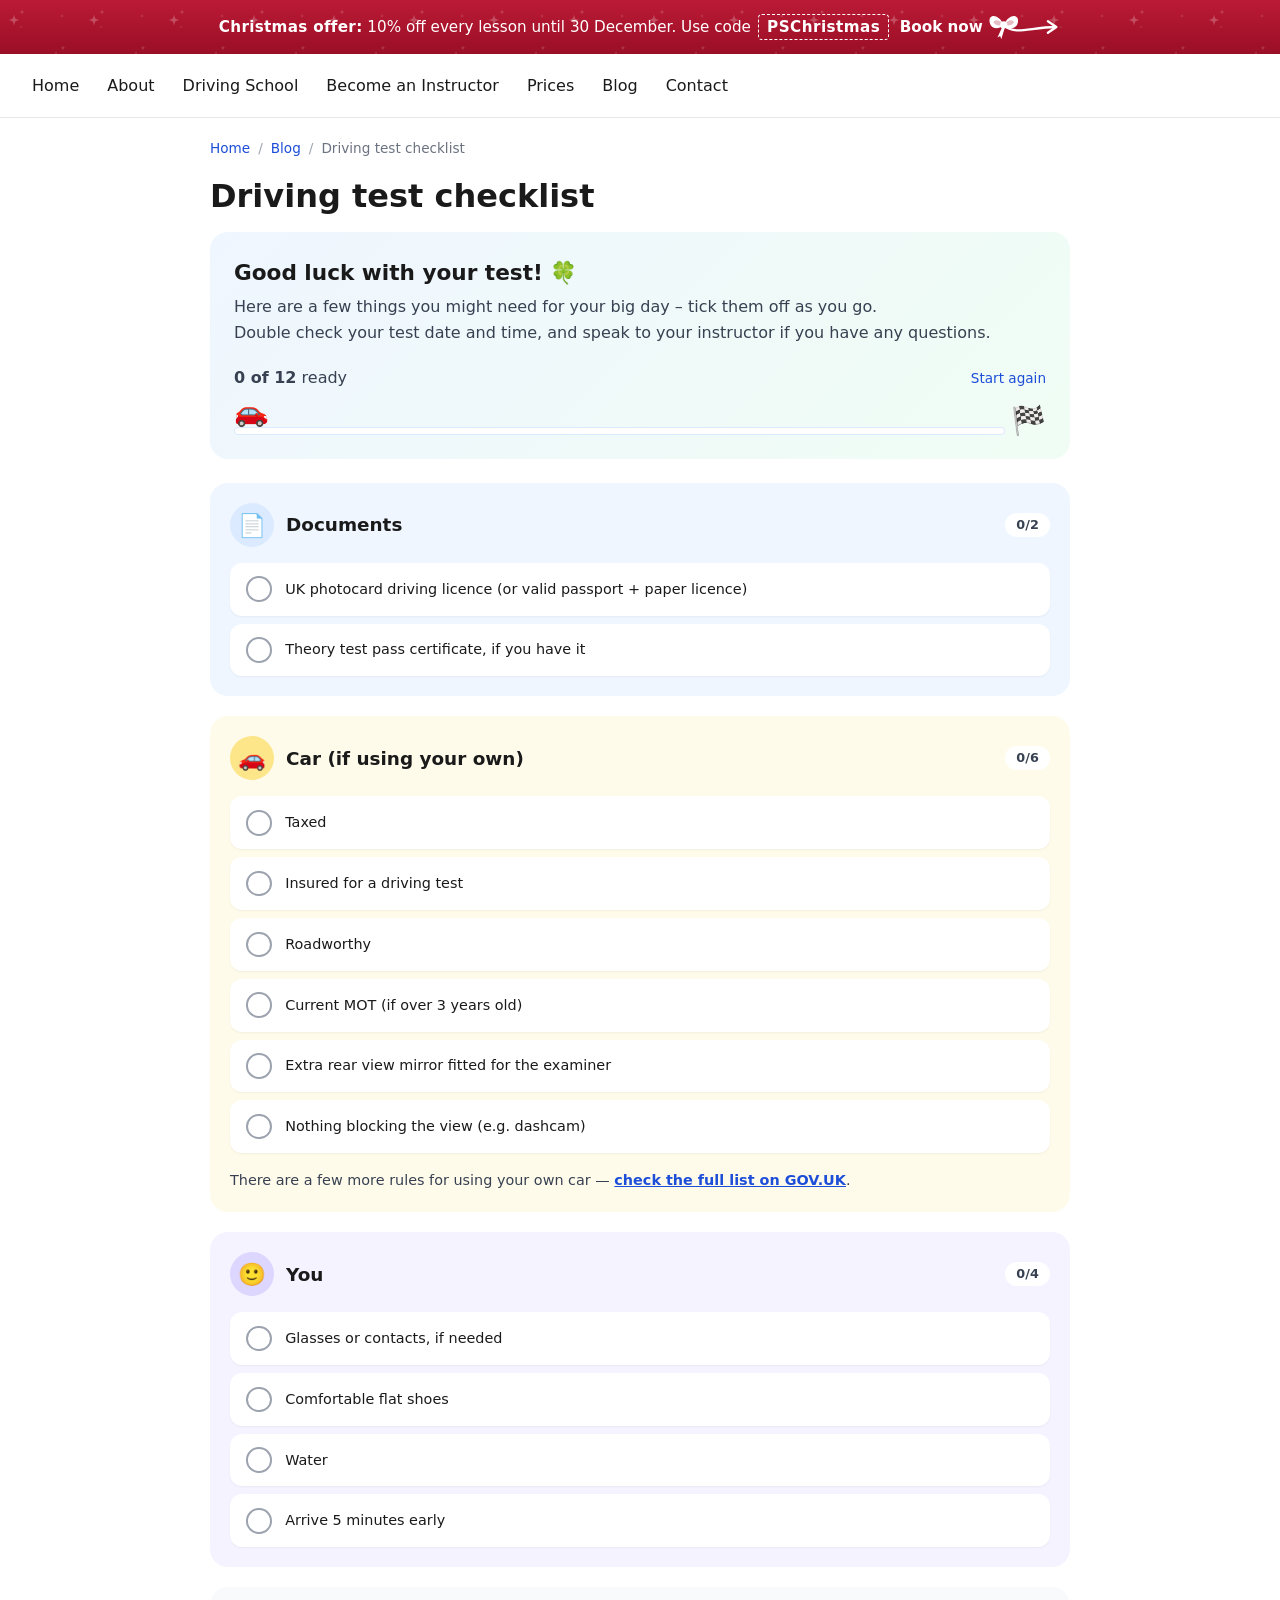
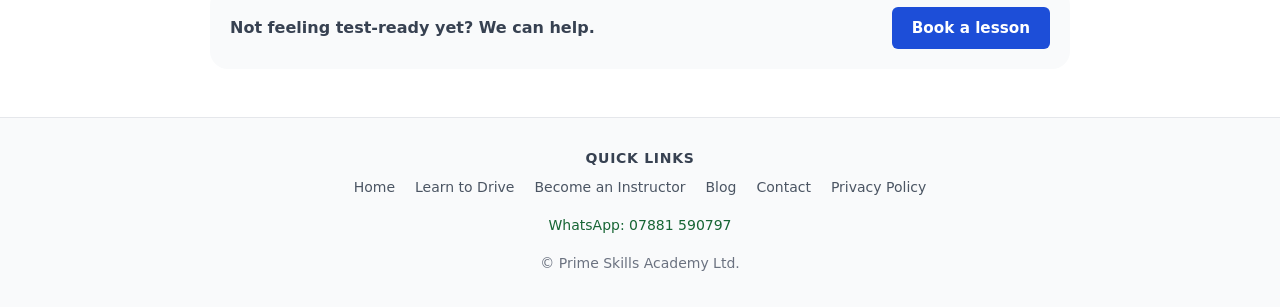
<file: public/driving-test-checklist.html>
<!doctype html>
<html lang="en" data-theme="light">
  <head>
    <link rel="icon" href="/favicon.ico" sizes="48x48" />
    <link rel="icon" href="/favicon.png" type="image/png" sizes="192x192" />
    <meta charset="utf-8" />
    <meta name="viewport" content="width=device-width, initial-scale=1" />
    <!-- Google tag (gtag.js), cookieless: storage consent is always denied -->
    <script>
      window.dataLayer = window.dataLayer || [];
      function gtag() {
        dataLayer.push(arguments);
      }
      gtag("consent", "default", {
        ad_storage: "denied",
        ad_user_data: "denied",
        ad_personalization: "denied",
        analytics_storage: "denied",
      });
      gtag("js", new Date());
      gtag("config", "G-TZ8EP55NNX", {
        allow_google_signals: false,
        allow_ad_personalization_signals: false,
      });
    </script>
    <script
      async
      src="https://www.googletagmanager.com/gtag/js?id=G-TZ8EP55NNX"
    ></script>
    <!-- End Google tag -->
    <link rel="stylesheet" href="css/my.css" />
    <link rel="canonical" href="https://www.primeskillsdriving.co.uk/driving-test-checklist.html" />
    <!-- HTML Meta Tags -->
    <title>Driving Test Checklist: What to Bring | Prime Skills Driving</title>
    <meta
      name="description"
      content="A simple driving test checklist: the documents to bring, what your own car needs, and what to sort for yourself before you meet the examiner."
    />

    <!-- Google / Search Engine Tags -->
    <meta itemprop="name" content="Driving Test Checklist | Prime Skills Driving" />
    <meta
      itemprop="description"
      content="A simple driving test checklist: the documents to bring, what your own car needs, and what to sort for yourself before you meet the examiner."
    />
    <meta
      itemprop="image"
      content="https://www.primeskillsdriving.co.uk/images/buH9e9.png"
    />

    <!-- Facebook Meta Tags -->
    <meta
      property="og:url"
      content="https://www.primeskillsdriving.co.uk/driving-test-checklist.html"
    />
    <meta property="og:type" content="article" />
    <meta property="og:title" content="Driving Test Checklist | Prime Skills Driving" />
    <meta
      property="og:description"
      content="A simple driving test checklist: the documents to bring, what your own car needs, and what to sort for yourself before you meet the examiner."
    />
    <meta
      property="og:image"
      content="https://www.primeskillsdriving.co.uk/images/buH9e9.png"
    />

    <!-- Twitter Meta Tags -->
    <meta name="twitter:card" content="summary_large_image" />
    <meta name="twitter:title" content="Driving Test Checklist | Prime Skills Driving" />
    <meta
      name="twitter:description"
      content="A simple driving test checklist: the documents to bring, what your own car needs, and what to sort for yourself before you meet the examiner."
    />
    <meta
      name="twitter:image"
      content="https://www.primeskillsdriving.co.uk/images/buH9e9.png"
    />

    <!-- Structured data: breadcrumb -->
    <script type="application/ld+json">
      {
        "@context": "https://schema.org",
        "@type": "BreadcrumbList",
        "itemListElement": [
          { "@type": "ListItem", "position": 1, "name": "Home", "item": "https://www.primeskillsdriving.co.uk/" },
          { "@type": "ListItem", "position": 2, "name": "Blog", "item": "https://www.primeskillsdriving.co.uk/blog.html" },
          { "@type": "ListItem", "position": 3, "name": "Driving test checklist", "item": "https://www.primeskillsdriving.co.uk/driving-test-checklist.html" }
        ]
      }
    </script>
    <!-- Structured data: blog post -->
    <script type="application/ld+json">
      {
        "@context": "https://schema.org",
        "@type": "BlogPosting",
        "headline": "Driving test checklist",
        "description": "A simple driving test checklist: the documents to bring, what your own car needs, and what to sort for yourself before you meet the examiner.",
        "datePublished": "2026-10-05",
        "mainEntityOfPage": "https://www.primeskillsdriving.co.uk/driving-test-checklist.html",
        "author": { "@type": "Organization", "name": "Prime Skills Driving" },
        "publisher": { "@type": "Organization", "name": "Prime Skills Driving" }
      }
    </script>
  </head>
  <body>
    <div id="header"></div>

    <nav class="breadcrumb" aria-label="Breadcrumb">
      <ol>
        <li><a href="index.html">Home</a></li>
        <li><a href="blog.html">Blog</a></li>
        <li aria-current="page">Driving test checklist</li>
      </ol>
    </nav>

    <section class="learn-to-drive page-heading">
      <div class="top">
        <h1>Driving test checklist</h1>
      </div>
    </section>

    <section class="blog-post">
      <div class="checklist-hero">
        <p class="checklist-hero-title">
          Good luck with your test! <span aria-hidden="true">&#127808;</span>
        </p>
        <p class="checklist-hero-intro">
          Here are a few things you might need for your big day &ndash; tick them
          off as you go.<br />
          Double check your test date and time, and speak to your instructor
          if you have any questions.
        </p>
        <div class="checklist-progress-row">
          <p id="checklistStatus" aria-live="polite">
            <strong>0 of 12</strong> ready
          </p>
          <button type="button" id="checklistReset" class="checklist-reset">
            Start again
          </button>
        </div>
        <div class="checklist-road" id="checklistRoad" aria-hidden="true">
          <div class="checklist-track">
            <div class="checklist-bar"></div>
            <span class="checklist-car">&#128663;</span>
          </div>
          <span class="checklist-flag">&#127937;</span>
        </div>
      </div>

      <div class="checklist-group checklist-blue">
        <h2>
          <span class="checklist-icon" aria-hidden="true">&#128196;</span>
          Documents
          <span class="checklist-count"></span>
        </h2>
        <ul class="checklist">
          <li>
            <label>
              <input type="checkbox" id="docs-1" />
              <span>UK photocard driving licence (or valid passport + paper licence)</span>
            </label>
          </li>
          <li>
            <label>
              <input type="checkbox" id="docs-2" />
              <span>Theory test pass certificate, if you have it</span>
            </label>
          </li>
        </ul>
      </div>

      <div class="checklist-group checklist-amber">
        <h2>
          <span class="checklist-icon" aria-hidden="true">&#128663;</span>
          Car (if using your own)
          <span class="checklist-count"></span>
        </h2>
        <ul class="checklist">
          <li>
            <label>
              <input type="checkbox" id="car-1" />
              <span>Taxed</span>
            </label>
          </li>
          <li>
            <label>
              <input type="checkbox" id="car-2" />
              <span>Insured for a driving test</span>
            </label>
          </li>
          <li>
            <label>
              <input type="checkbox" id="car-3" />
              <span>Roadworthy</span>
            </label>
          </li>
          <li>
            <label>
              <input type="checkbox" id="car-4" />
              <span>Current MOT (if over 3 years old)</span>
            </label>
          </li>
          <li>
            <label>
              <input type="checkbox" id="car-5" />
              <span>Extra rear view mirror fitted for the examiner</span>
            </label>
          </li>
          <li>
            <label>
              <input type="checkbox" id="car-6" />
              <span>Nothing blocking the view (e.g. dashcam)</span>
            </label>
          </li>
        </ul>
        <p class="checklist-note">
          There are a few more rules for using your own car &mdash;
          <a
            href="https://www.gov.uk/driving-test/using-your-own-car"
            target="_blank" rel="noopener noreferrer"
            >check the full list on GOV.UK</a
          >.
        </p>
      </div>

      <div class="checklist-group checklist-violet">
        <h2>
          <span class="checklist-icon" aria-hidden="true">&#128578;</span>
          You
          <span class="checklist-count"></span>
        </h2>
        <ul class="checklist">
          <li>
            <label>
              <input type="checkbox" id="you-1" />
              <span>Glasses or contacts, if needed</span>
            </label>
          </li>
          <li>
            <label>
              <input type="checkbox" id="you-2" />
              <span>Comfortable flat shoes</span>
            </label>
          </li>
          <li>
            <label>
              <input type="checkbox" id="you-3" />
              <span>Water</span>
            </label>
          </li>
          <li>
            <label>
              <input type="checkbox" id="you-4" />
              <span>Arrive 5 minutes early</span>
            </label>
          </li>
        </ul>
      </div>

      <div class="checklist-cta">
        <p>Not feeling test-ready yet? We can help.</p>
        <a href="contact.html" class="btn">Book a lesson</a>
      </div>
    </section>

    <div id="footer"></div>

    <script>
      fetch("header.html")
        .then((res) => res.text())
        .then((data) => {
          document.getElementById("header").innerHTML = data;
        });
      fetch("footer.html")
        .then((res) => res.text())
        .then((data) => {
          document.getElementById("footer").innerHTML = data;
        });
    </script>
    <script src="js/main.js"></script>
    <script>
      // driving test checklist: count ticks and remember them between visits
      (function () {
        const KEY = "drivingTestChecklist";
        const boxes = document.querySelectorAll(".checklist input");
        const status = document.getElementById("checklistStatus");
        const road = document.getElementById("checklistRoad");
        const groups = document.querySelectorAll(".checklist-group");

        function load() {
          try {
            return JSON.parse(localStorage.getItem(KEY)) || [];
          } catch (e) {
            return [];
          }
        }

        function save() {
          const ticked = [...boxes].filter((b) => b.checked).map((b) => b.id);
          try {
            localStorage.setItem(KEY, JSON.stringify(ticked));
          } catch (e) {}
        }

        function render() {
          const done = [...boxes].filter((b) => b.checked).length;
          road.style.setProperty("--p", done / boxes.length);
          road.classList.toggle("is-done", done === boxes.length);
          groups.forEach((group) => {
            const all = group.querySelectorAll("input");
            const n = group.querySelectorAll("input:checked").length;
            const pill = group.querySelector(".checklist-count");
            pill.textContent = n === all.length ? "Done \u2713" : n + "/" + all.length;
            pill.classList.toggle("is-done", n === all.length);
          });
          status.innerHTML =
            done === boxes.length
              ? "<strong>All set</strong> &mdash; good luck! &#127881;"
              : "<strong>" + done + " of " + boxes.length + "</strong> ready";
        }

        const saved = load();
        boxes.forEach((box) => {
          box.checked = saved.includes(box.id);
          box.addEventListener("change", () => {
            save();
            render();
          });
        });

        document
          .getElementById("checklistReset")
          .addEventListener("click", () => {
            boxes.forEach((box) => (box.checked = false));
            save();
            render();
          });

        render();
      })();
    </script>
    <!-- Cloudflare Web Analytics -->
    <script
      type="module"
      src="https://static.cloudflareinsights.com/beacon.min.js"
      data-cf-beacon='{"token": "edf29cdf24ee48c8860548e6b40bd964"}'
    ></script>
    <!-- End Cloudflare Web Analytics -->
  </body>
</html>
</file>
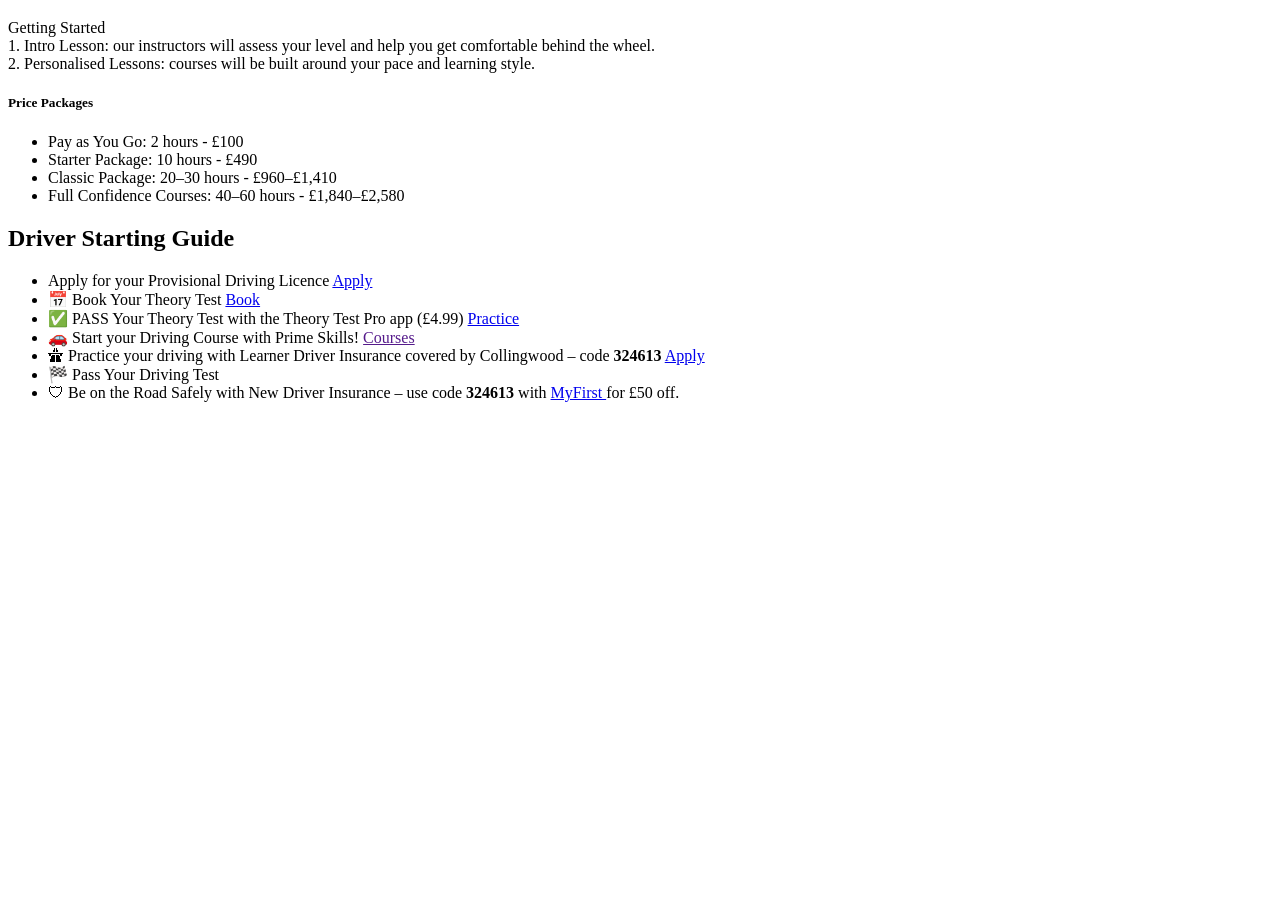
<file: public/drivingschool.html>
<!doctype html>
<html lang="en">
  <head>
    <meta charset="UTF-8" />
    <meta name="viewport" content="width=device-width, initial-scale=1.0" />
    <title>Driving School</title>

    <!-- Optional: link your CSS here -->
    <!-- <link rel="stylesheet" href="styles.css" /> -->
  </head>

  <body>
    <section class="driving-school">
      <div class="top">
        <h3></h3>
      </div>

      <div class="middle">
        Getting Started
        <br />
        1. Intro Lesson: our instructors will assess your level and help you get
        comfortable behind the wheel.
        <br />
        2. Personalised Lessons: courses will be built around your pace and
        learning style.
      </div>

      <div class="bottom-left">
        <h5>Price Packages</h5>
      </div>

      <div class="bottom-right">
        <ul class="price-packages">
          <li>Pay as You Go: 2 hours - £100</li>
          <li>Starter Package: 10 hours - £490</li>
          <li>Classic Package: 20–30 hours - £960–£1,410</li>
          <li>Full Confidence Courses: 40–60 hours - £1,840–£2,580</li>
        </ul>
      </div>
    </section>

    <section class="driver-starting-guide">
      <h2>Driver Starting Guide</h2>

      <ul class="progress-steps">
        <li>
          Apply for your Provisional Driving Licence
          <a
            href="https://www.gov.uk/apply-first-provisional-driving-licence"
            class="btn1"
            target="_blank"
            >Apply</a
          >
        </li>

        <li>
          📅 Book Your Theory Test
          <a
            href="https://www.gov.uk/book-theory-test"
            class="btn2"
            target="_blank"
            >Book</a
          >
        </li>

        <li>
          ✅ PASS Your Theory Test with the Theory Test Pro app (£4.99)
          <a
            href="https://app.theorytestpro.co.uk/students/new"
            class="btn3"
            target="_blank"
            >Practice</a
          >
        </li>

        <li>
          🚗 Start your Driving Course with Prime Skills!
          <a href="" class="primeskills-courses" target="_blank">Courses</a>
        </li>

        <li>
          🛣 Practice your driving with Learner Driver Insurance covered by
          Collingwood – code <strong>324613</strong>
          <a
            href="https://www.collingwood.co.uk/driving-instructors/referrals/?referral=true"
            target="_blank"
            >Apply</a
          >
        </li>

        <li>🏁 Pass Your Driving Test</li>

        <li>
          🛡 Be on the Road Safely with New Driver Insurance – use code
          <strong>324613</strong> with
          <a
            href="https://myfirst.com/new-driver-insurance/?ref=YOURAFFILIATEID"
            target="_blank"
            rel="noopener noreferrer"
          >
            MyFirst
          </a>
          for £50 off.
        </li>
      </ul>
    </section>
  </body>
</html>
</file>
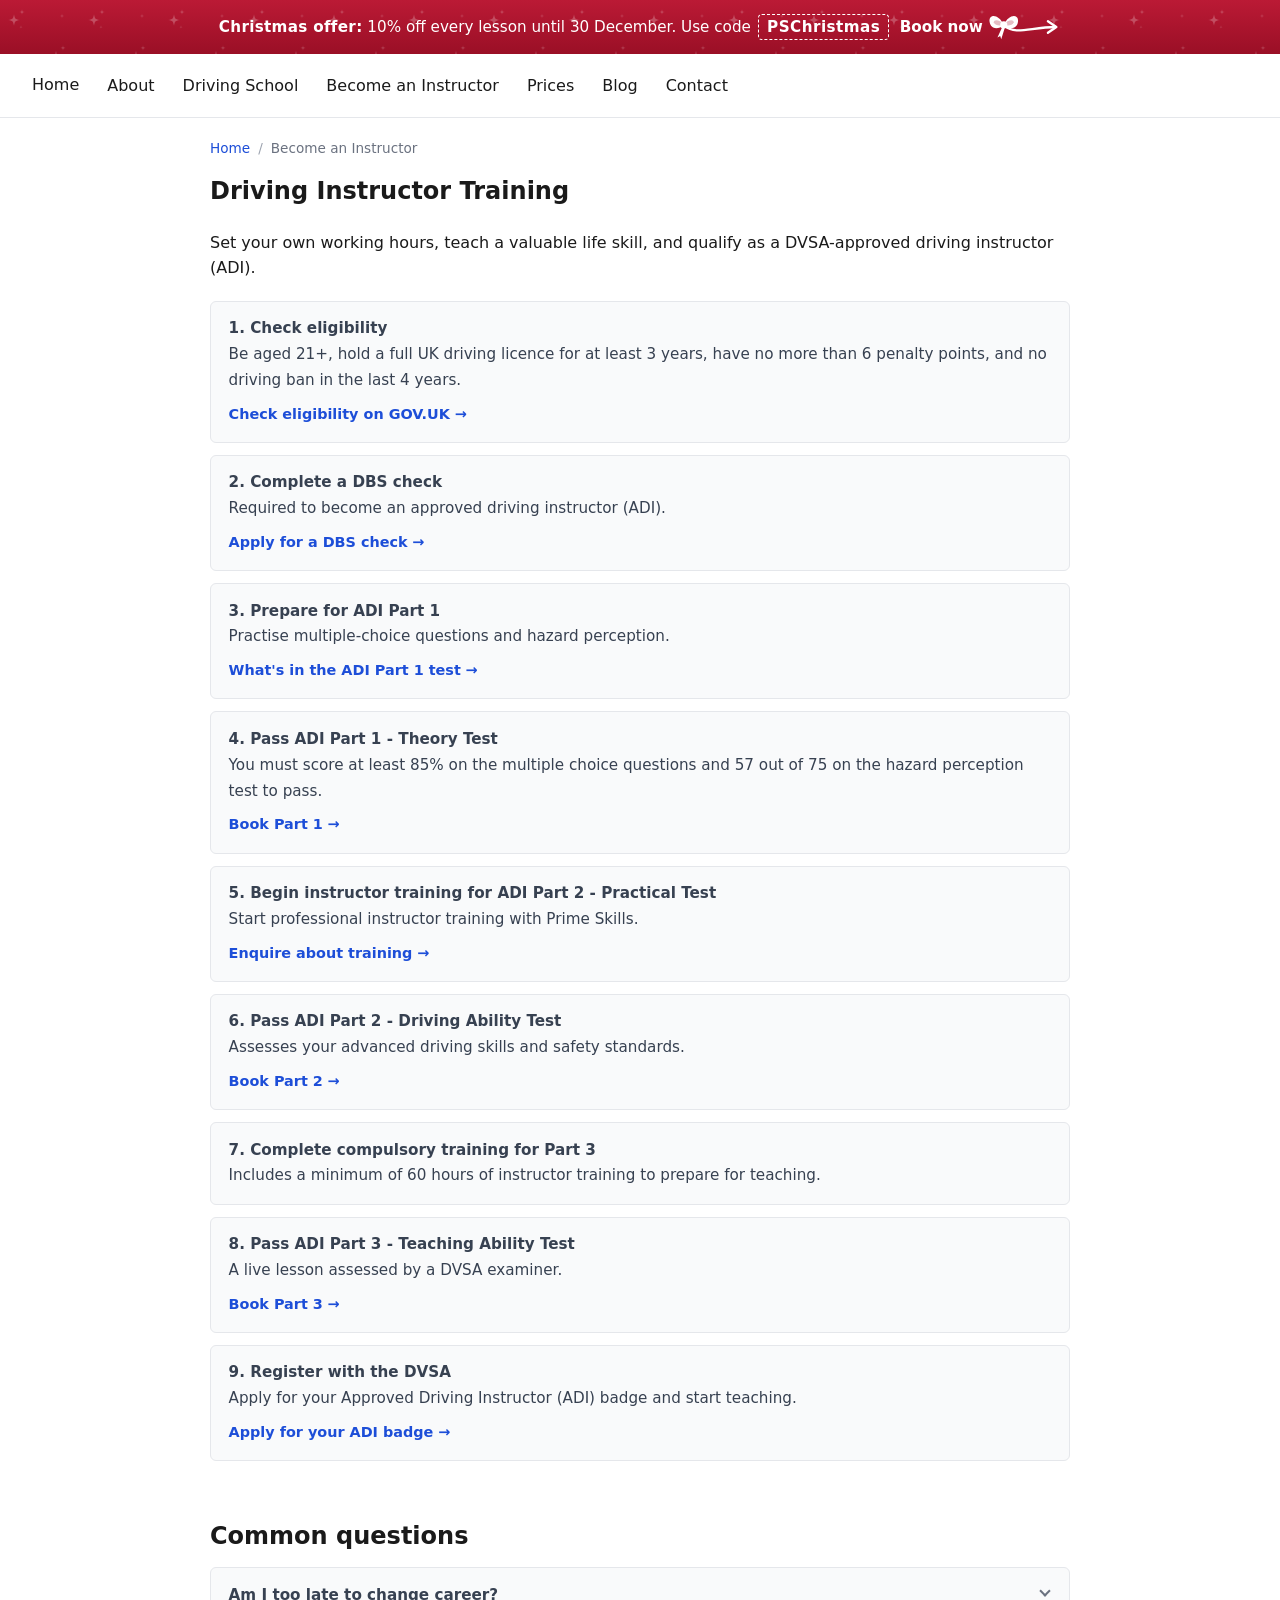
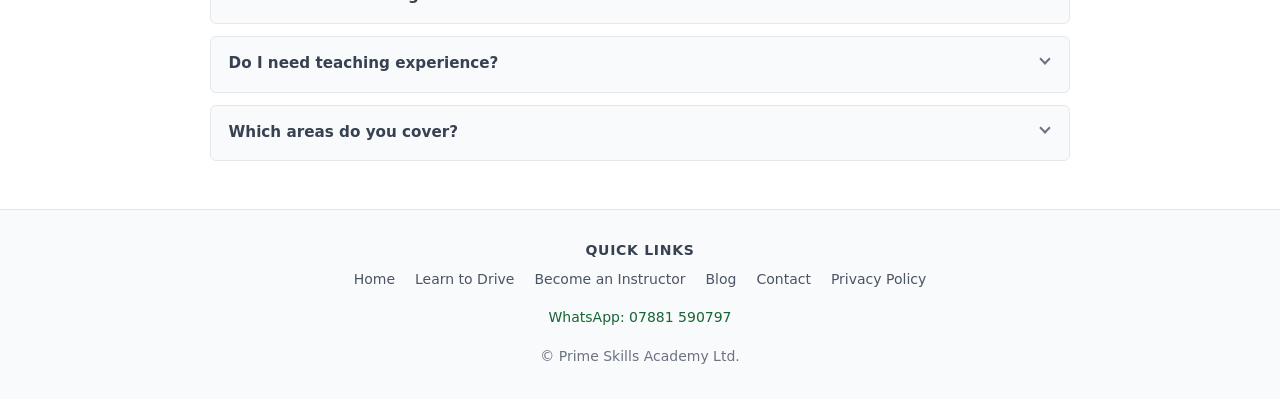
<file: public/instructor.html>
<!doctype html>
<html lang="en" data-theme="light">
  <head>
    <link rel="icon" href="/favicon.ico" sizes="48x48" />
    <link rel="icon" href="/favicon.png" type="image/png" sizes="192x192" />
    <meta charset="utf-8" />
    <meta name="viewport" content="width=device-width, initial-scale=1" />
    <!-- Google tag (gtag.js), cookieless: storage consent is always denied -->
    <script>
      window.dataLayer = window.dataLayer || [];
      function gtag() {
        dataLayer.push(arguments);
      }
      gtag("consent", "default", {
        ad_storage: "denied",
        ad_user_data: "denied",
        ad_personalization: "denied",
        analytics_storage: "denied",
      });
      gtag("js", new Date());
      gtag("config", "G-TZ8EP55NNX", {
        allow_google_signals: false,
        allow_ad_personalization_signals: false,
      });
    </script>
    <script
      async
      src="https://www.googletagmanager.com/gtag/js?id=G-TZ8EP55NNX"
    ></script>
    <!-- End Google tag -->
    <link rel="stylesheet" href="css/my.css" />
    <link
      rel="canonical"
      href="https://www.primeskillsdriving.co.uk/instructor.html"
    />
    <!-- HTML Meta Tags -->
    <title>Become a Driving Instructor in Maidenhead | ADI Training</title>
    <meta
      name="description"
      content="Train to become a DVSA-approved driving instructor (ADI) in Maidenhead and Berkshire with Prime Skills — structured courses for career changers plus franchise opportunities."
    />

    <!-- Google / Search Engine Tags -->
    <meta
      itemprop="name"
      content="Become a Driving Instructor in Maidenhead | Prime Skills Driving"
    />
    <meta
      itemprop="description"
      content="Train to become a DVSA-approved driving instructor (ADI) in Maidenhead and Berkshire with Prime Skills — structured courses for career changers plus franchise opportunities."
    />
    <meta
      itemprop="image"
      content="https://www.primeskillsdriving.co.uk/images/buH9e9.png"
    />

    <!-- Facebook Meta Tags -->
    <meta
      property="og:url"
      content="https://www.primeskillsdriving.co.uk/instructor.html"
    />
    <meta property="og:type" content="website" />
    <meta
      property="og:title"
      content="Become a Driving Instructor in Maidenhead | Prime Skills Driving"
    />
    <meta
      property="og:description"
      content="Train to become a DVSA-approved driving instructor (ADI) in Maidenhead and Berkshire with Prime Skills — structured courses for career changers plus franchise opportunities."
    />
    <meta
      property="og:image"
      content="https://www.primeskillsdriving.co.uk/images/buH9e9.png"
    />

    <!-- Twitter Meta Tags -->
    <meta name="twitter:card" content="summary_large_image" />
    <meta
      name="twitter:title"
      content="Become a Driving Instructor in Maidenhead | Prime Skills Driving"
    />
    <meta
      name="twitter:description"
      content="Train to become a DVSA-approved driving instructor (ADI) in Maidenhead and Berkshire with Prime Skills — structured courses for career changers plus franchise opportunities."
    />
    <meta
      name="twitter:image"
      content="https://www.primeskillsdriving.co.uk/images/buH9e9.png"
    />

    <!-- Meta Tags Generated via https://heymeta.com -->

    <!-- Structured data: driving instructor (ADI) training course -->
    <script type="application/ld+json">
      {
        "@context": "https://schema.org",
        "@type": "Course",
        "name": "Driving Instructor (ADI) Training",
        "description": "Structured training to become a DVSA-approved driving instructor (ADI) in Maidenhead and across Berkshire, for career changers, with franchise opportunities for trainee and qualified instructors.",
        "url": "https://www.primeskillsdriving.co.uk/instructor.html",
        "provider": {
          "@id": "https://www.primeskillsdriving.co.uk/#business"
        }
      }
    </script>
    <!-- Structured data: instructor training FAQs -->
    <script type="application/ld+json">
      {
        "@context": "https://schema.org",
        "@type": "FAQPage",
        "mainEntity": [
          {
            "@type": "Question",
            "name": "Am I too late to change career?",
            "acceptedAnswer": {
              "@type": "Answer",
              "text": "No — many instructors start later in life. Commitment matters more than age."
            }
          },
          {
            "@type": "Question",
            "name": "Do I need teaching experience?",
            "acceptedAnswer": {
              "@type": "Answer",
              "text": "No. Teaching skills are part of the training."
            }
          },
          {
            "@type": "Question",
            "name": "Which areas do you cover?",
            "acceptedAnswer": {
              "@type": "Answer",
              "text": "Training covers: Maidenhead, Windsor, Eton, Slough, Henley, Cookham, Beaconsfield, Ascot, Burnham and Taplow."
            }
          }
        ]
      }
    </script>
    <!-- Structured data: breadcrumb -->
    <script type="application/ld+json">
      {
        "@context": "https://schema.org",
        "@type": "BreadcrumbList",
        "itemListElement": [
          {
            "@type": "ListItem",
            "position": 1,
            "name": "Home",
            "item": "https://www.primeskillsdriving.co.uk/"
          },
          {
            "@type": "ListItem",
            "position": 2,
            "name": "Become an Instructor",
            "item": "https://www.primeskillsdriving.co.uk/instructor.html"
          }
        ]
      }
    </script>
  </head>
  <body>
    <div id="header"></div>

    <nav class="breadcrumb" aria-label="Breadcrumb">
      <ol>
        <li><a href="index.html">Home</a></li>
        <li aria-current="page">Become an Instructor</li>
      </ol>
    </nav>

    <section class="instructor-path">
      <div class="top">
        <h1>Driving Instructor Training</h1>
      </div>
      <div class="middle">
        <p>
          Set your own working hours, teach a valuable life skill, and qualify
          as a DVSA-approved driving instructor (ADI).
        </p>
      </div>
    </section>

    <section class="instructor-steps-section">
      <ul class="instructor-steps">
        <li>
          <strong>1. Check eligibility</strong><br />
          Be aged 21+, hold a full UK driving licence for at least 3 years, have
          no more than 6 penalty points, and no driving ban in the last 4 years.
          <br />
          <a
            href="https://www.gov.uk/become-a-driving-instructor"
            target="_blank"
            rel="noopener noreferrer"
          >
            Check eligibility on GOV.UK
          </a>
        </li>

        <li>
          <strong>2. Complete a DBS check</strong><br />
          Required to become an approved driving instructor (ADI).
          <br />
          <a
            href="https://www.gov.uk/criminal-record-check-become-driving-instructor#content"
            target="_blank"
            rel="noopener noreferrer"
          >
            Apply for a DBS check
          </a>
        </li>

        <li>
          <strong>3. Prepare for ADI Part 1</strong><br />
          Practise multiple-choice questions and hazard perception.
          <br />
          <a
            href="https://www.gov.uk/adi-part-1-test"
            target="_blank"
            rel="noopener noreferrer"
            >What's in the ADI Part 1 test</a
          >
        </li>

        <li>
          <strong>4. Pass ADI Part 1 - Theory Test</strong><br />
          You must score at least 85% on the multiple choice questions and 57
          out of 75 on the hazard perception test to pass.
          <br />
          <a
            href="https://www.gov.uk/adi-part-1-test"
            target="_blank"
            rel="noopener noreferrer"
            >Book Part 1</a
          >
        </li>

        <li>
          <strong
            >5. Begin instructor training for ADI Part 2 - Practical
            Test</strong
          ><br />
          Start professional instructor training with Prime Skills.
          <br />
          <a href="contact.html">Enquire about training</a>
        </li>

        <li>
          <strong>6. Pass ADI Part 2 - Driving Ability Test</strong><br />
          Assesses your advanced driving skills and safety standards.
          <br />
          <a
            href="https://www.gov.uk/adi-part-2-test"
            target="_blank"
            rel="noopener noreferrer"
          >
            Book Part 2
          </a>
        </li>

        <li>
          <strong>7. Complete compulsory training for Part 3</strong><br />
          Includes a minimum of 60 hours of instructor training to prepare for
          teaching.
        </li>

        <li>
          <strong>8. Pass ADI Part 3 - Teaching Ability Test</strong><br />
          A live lesson assessed by a DVSA examiner.
          <br />
          <a
            href="https://www.gov.uk/adi-part-3-test"
            target="_blank"
            rel="noopener noreferrer"
          >
            Book Part 3
          </a>
        </li>

        <li>
          <strong>9. Register with the DVSA</strong><br />
          Apply for your Approved Driving Instructor (ADI) badge and start
          teaching.
          <br />
          <a
            href="https://www.gov.uk/apply-first-approved-driving-instructor-adi-badge"
            target="_blank"
            rel="noopener noreferrer"
          >
            Apply for your ADI badge
          </a>
        </li>
      </ul>
    </section>

    <section class="instructor-steps-section instructor-faq">
      <h2>Common questions</h2>
      <div class="faq-list">
        <details>
          <summary><h3>Am I too late to change career?</h3></summary>
          <p>
            No &mdash; many instructors start later in life. Commitment matters
            more than age.
          </p>
        </details>
        <details>
          <summary><h3>Do I need teaching experience?</h3></summary>
          <p>No. Teaching skills are part of the training.</p>
        </details>
        <details>
          <summary><h3>Which areas do you cover?</h3></summary>
          <p>
            Training covers: Maidenhead, Windsor, Eton, Slough, Henley,
            Cookham, Beaconsfield, Ascot, Burnham and Taplow.
          </p>
        </details>
      </div>
    </section>

    <div id="footer"></div>

    <script>
      fetch("header.html")
        .then((res) => res.text())
        .then((data) => {
          document.getElementById("header").innerHTML = data;
        });
      fetch("footer.html")
        .then((res) => res.text())
        .then((data) => {
          document.getElementById("footer").innerHTML = data;
        });
    </script>
    <script src="js/main.js"></script>
    <!-- Cloudflare Web Analytics -->
    <script
      type="module"
      src="https://static.cloudflareinsights.com/beacon.min.js"
      data-cf-beacon='{"token": "edf29cdf24ee48c8860548e6b40bd964"}'
    ></script>
    <!-- End Cloudflare Web Analytics -->
  </body>
</html>
</file>
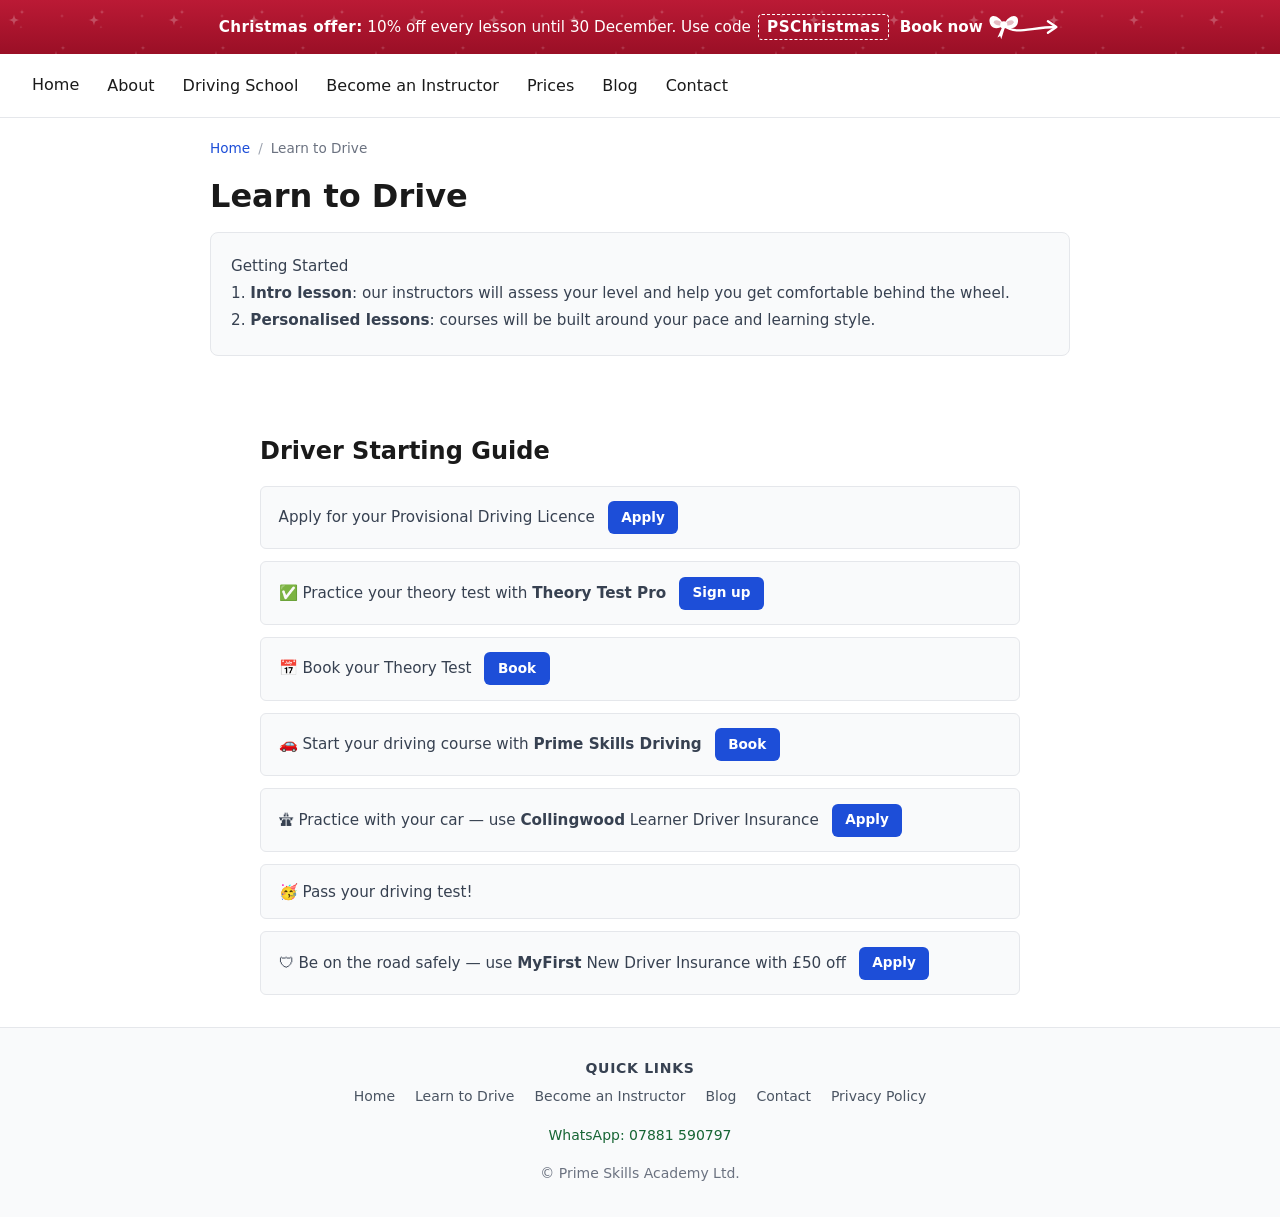
<file: public/learntodrive.html>
<!doctype html>
<html lang="en" data-theme="light">
  <head>
    <link rel="icon" href="/favicon.ico" sizes="48x48" />
    <link rel="icon" href="/favicon.png" type="image/png" sizes="192x192" />
    <meta charset="utf-8" />
    <meta name="viewport" content="width=device-width, initial-scale=1" />
    <!-- Google tag (gtag.js), cookieless: storage consent is always denied -->
    <script>
      window.dataLayer = window.dataLayer || [];
      function gtag() {
        dataLayer.push(arguments);
      }
      gtag("consent", "default", {
        ad_storage: "denied",
        ad_user_data: "denied",
        ad_personalization: "denied",
        analytics_storage: "denied",
      });
      gtag("js", new Date());
      gtag("config", "G-TZ8EP55NNX", {
        allow_google_signals: false,
        allow_ad_personalization_signals: false,
      });
    </script>
    <script
      async
      src="https://www.googletagmanager.com/gtag/js?id=G-TZ8EP55NNX"
    ></script>
    <!-- End Google tag -->
    <link rel="stylesheet" href="css/my.css" />
    <link rel="canonical" href="https://www.primeskillsdriving.co.uk/learntodrive.html" />
    <!-- HTML Meta Tags -->
    <title>Learn to Drive in Maidenhead | Automatic & Manual Lessons</title>
    <meta
      name="description"
      content="Learn to drive in Maidenhead with Prime Skills — automatic and manual lessons, intensive and refresher courses tailored to help you pass your practical test with confidence."
    />

    <!-- Google / Search Engine Tags -->
    <meta itemprop="name" content="Learn to Drive in Maidenhead | Prime Skills Driving" />
    <meta
      itemprop="description"
      content="Learn to drive in Maidenhead with Prime Skills — automatic and manual lessons, intensive and refresher courses tailored to help you pass your practical test with confidence."
    />
    <meta
      itemprop="image"
      content="https://www.primeskillsdriving.co.uk/images/buH9e9.png"
    />

    <!-- Facebook Meta Tags -->
    <meta
      property="og:url"
      content="https://www.primeskillsdriving.co.uk/learntodrive.html"
    />
    <meta property="og:type" content="website" />
    <meta property="og:title" content="Learn to Drive in Maidenhead | Prime Skills Driving" />
    <meta
      property="og:description"
      content="Learn to drive in Maidenhead with Prime Skills — automatic and manual lessons, intensive and refresher courses tailored to help you pass your practical test with confidence."
    />
    <meta
      property="og:image"
      content="https://www.primeskillsdriving.co.uk/images/buH9e9.png"
    />

    <!-- Twitter Meta Tags -->
    <meta name="twitter:card" content="summary_large_image" />
    <meta
      name="twitter:title"
      content="Learn to Drive in Maidenhead | Prime Skills Driving"
    />
    <meta
      name="twitter:description"
      content="Learn to drive in Maidenhead with Prime Skills — automatic and manual lessons, intensive and refresher courses tailored to help you pass your practical test with confidence."
    />
    <meta
      name="twitter:image"
      content="https://www.primeskillsdriving.co.uk/images/buH9e9.png"
    />

    <!-- Meta Tags Generated via https://heymeta.com -->

    <!-- Structured data: driving lessons course -->
    <script type="application/ld+json">
      {
        "@context": "https://schema.org",
        "@type": "Course",
        "name": "Learn to Drive — Automatic & Manual Driving Lessons",
        "description": "Automatic and manual driving lessons in Maidenhead and across Berkshire, plus intensive and refresher courses, tailored to help learners pass their practical test with confidence.",
        "url": "https://www.primeskillsdriving.co.uk/learntodrive.html",
        "provider": {
          "@id": "https://www.primeskillsdriving.co.uk/#business"
        }
      }
    </script>
    <!-- Structured data: breadcrumb -->
    <script type="application/ld+json">
      {
        "@context": "https://schema.org",
        "@type": "BreadcrumbList",
        "itemListElement": [
          { "@type": "ListItem", "position": 1, "name": "Home", "item": "https://www.primeskillsdriving.co.uk/" },
          { "@type": "ListItem", "position": 2, "name": "Learn to Drive", "item": "https://www.primeskillsdriving.co.uk/learntodrive.html" }
        ]
      }
    </script>
  </head>
  <body>
    <div id="header"></div>

    <nav class="breadcrumb" aria-label="Breadcrumb">
      <ol>
        <li><a href="index.html">Home</a></li>
        <li aria-current="page">Learn to Drive</li>
      </ol>
    </nav>

    <section class="learn-to-drive">
      <div class="top">
        <h1>Learn to Drive</h1>
      </div>
      <div class="middle">
        Getting Started
        <ol>
          <li>
            <strong>Intro lesson</strong>: our instructors will assess your
            level and help you get comfortable behind the wheel.
          </li>
          <li>
            <strong>Personalised lessons</strong>: courses will be built around
            your pace and learning style.
          </li>
        </ol>
      </div>
    </section>

    <section class="driver-starting-guide">
      <h2>Driver Starting Guide</h2>

      <ul class="progress-steps">
        <li>
          Apply for your Provisional Driving Licence
          <a
            href="https://www.gov.uk/apply-first-provisional-driving-licence"
            class="btn1"
            target="_blank" rel="noopener noreferrer"
            >Apply</a
          >
        </li>

        <li>
          &#9989; Practice your theory test with
          <strong>Theory Test Pro</strong>
          <a
            href="https://learnskills.theorytestpro.co.uk/students/new"
            class="btn3"
            target="_blank" rel="noopener noreferrer"
            >Sign up</a
          >
        </li>

        <li>
          &#128197; Book your Theory Test
          <a
            href="https://www.gov.uk/book-theory-test"
            class="btn2"
            target="_blank" rel="noopener noreferrer"
            >Book</a
          >
        </li>

        <li>
          &#128663; Start your driving course with
          <strong>Prime Skills Driving</strong>
          <a href="contact.html" class="btn2">Book</a>
        </li>

        <li>
          &#128739; Practice with your car &mdash; use
          <strong>Collingwood</strong> Learner Driver Insurance
          <a
            href="https://www.collingwood.co.uk/learner-driver-insurance-adi?refid=324613"
            class="btn1"
            target="_blank" rel="noopener noreferrer"
            >Apply</a
          >
        </li>

        <li>&#129395; Pass your driving test!</li>

        <li>
          &#128737; Be on the road safely &mdash; use
          <strong>MyFirst</strong> New Driver Insurance with &pound;50 off
          <a
            href="https://youngdriver.myfirst.com/quote/create?utm_source=customer&utm_medium=referral-link&utm_campaign=referral&utm_id=customerref&discountcode=324613"
            class="btn1"
            target="_blank" rel="noopener noreferrer"
            >Apply</a
          >
        </li>
      </ul>
    </section>

    <div id="footer"></div>

    <script>
      fetch("header.html")
        .then((res) => res.text())
        .then((data) => {
          document.getElementById("header").innerHTML = data;
        });
      fetch("footer.html")
        .then((res) => res.text())
        .then((data) => {
          document.getElementById("footer").innerHTML = data;
        });
    </script>
    <script src="js/main.js"></script>
    <!-- Cloudflare Web Analytics -->
    <script
      type="module"
      src="https://static.cloudflareinsights.com/beacon.min.js"
      data-cf-beacon='{"token": "edf29cdf24ee48c8860548e6b40bd964"}'
    ></script>
    <!-- End Cloudflare Web Analytics -->
  </body>
</html>
</file>
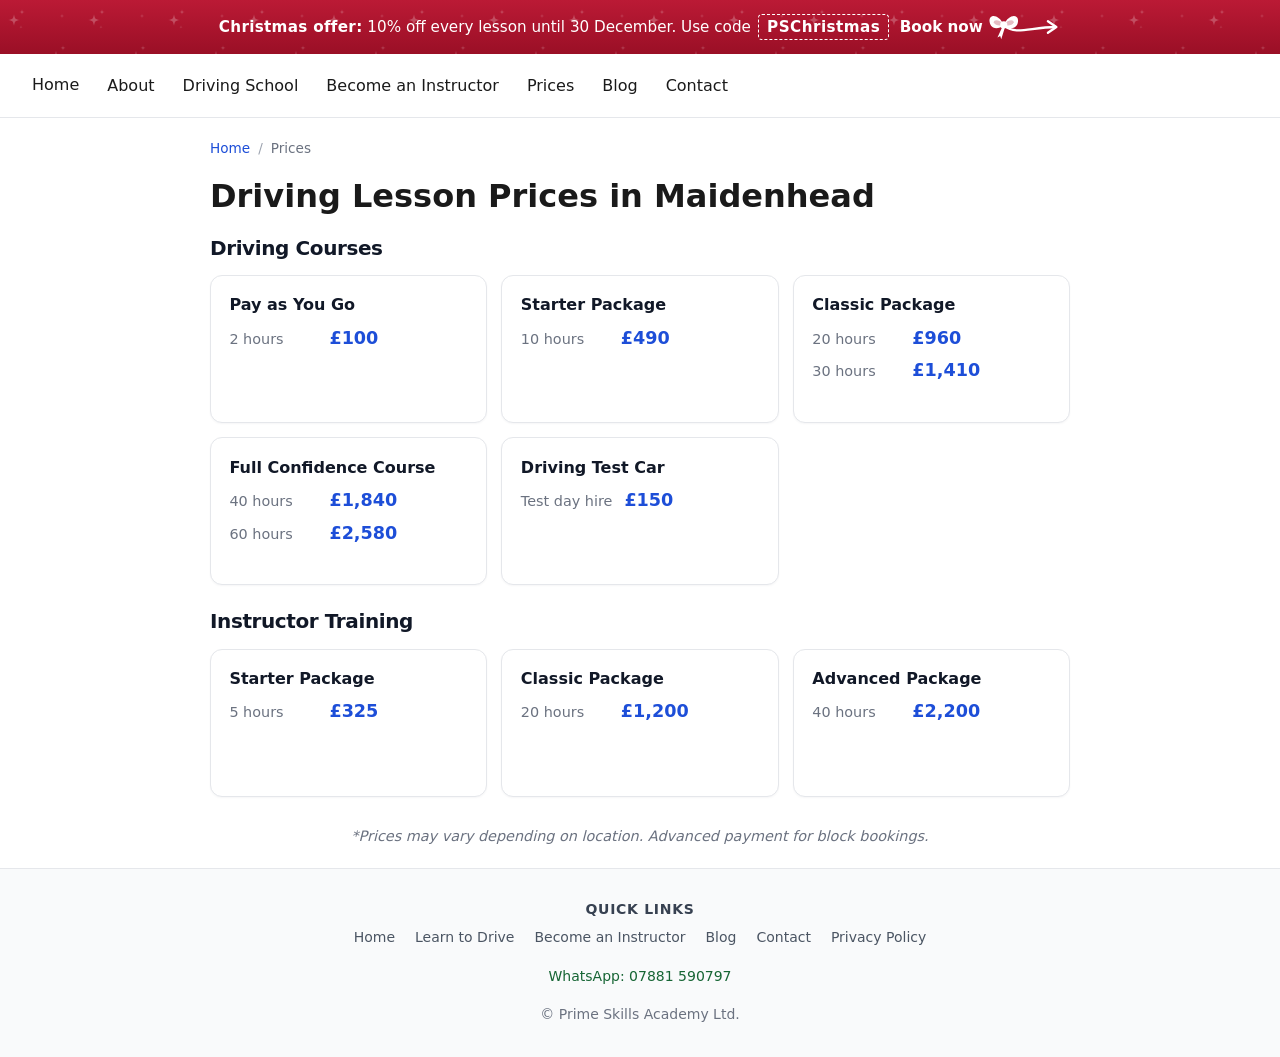
<file: public/prices.html>
<!doctype html>
<html lang="en" data-theme="light">
  <head>
    <link rel="icon" href="/favicon.ico" sizes="48x48" />
    <link rel="icon" href="/favicon.png" type="image/png" sizes="192x192" />
    <meta charset="utf-8" />
    <meta name="viewport" content="width=device-width, initial-scale=1" />
    <!-- Google tag (gtag.js), cookieless: storage consent is always denied -->
    <script>
      window.dataLayer = window.dataLayer || [];
      function gtag() {
        dataLayer.push(arguments);
      }
      gtag("consent", "default", {
        ad_storage: "denied",
        ad_user_data: "denied",
        ad_personalization: "denied",
        analytics_storage: "denied",
      });
      gtag("js", new Date());
      gtag("config", "G-TZ8EP55NNX", {
        allow_google_signals: false,
        allow_ad_personalization_signals: false,
      });
    </script>
    <script
      async
      src="https://www.googletagmanager.com/gtag/js?id=G-TZ8EP55NNX"
    ></script>
    <!-- End Google tag -->

    <link rel="stylesheet" href="css/my.css" />
    <link rel="canonical" href="https://www.primeskillsdriving.co.uk/prices.html" />
    <!-- HTML Meta Tags -->
    <title>Driving Lesson Prices in Maidenhead | Prime Skills Driving</title>
    <meta
      name="description"
      content="Driving lesson prices in Maidenhead — pay as you go from £100, starter and intensive packages, instructor training and driving test car hire. See the full price list."
    />

    <!-- Google / Search Engine Tags -->
    <meta itemprop="name" content="Driving Lesson Prices in Maidenhead | Prime Skills Driving" />
    <meta
      itemprop="description"
      content="Driving lesson prices in Maidenhead — pay as you go from £100, starter and intensive packages, instructor training and driving test car hire. See the full price list."
    />
    <meta
      itemprop="image"
      content="https://www.primeskillsdriving.co.uk/images/buH9e9.png"
    />

    <!-- Facebook Meta Tags -->
    <meta
      property="og:url"
      content="https://www.primeskillsdriving.co.uk/prices.html"
    />
    <meta property="og:type" content="website" />
    <meta property="og:title" content="Driving Lesson Prices in Maidenhead | Prime Skills Driving" />
    <meta
      property="og:description"
      content="Driving lesson prices in Maidenhead — pay as you go from £100, starter and intensive packages, instructor training and driving test car hire. See the full price list."
    />
    <meta
      property="og:image"
      content="https://www.primeskillsdriving.co.uk/images/buH9e9.png"
    />

    <!-- Twitter Meta Tags -->
    <meta name="twitter:card" content="summary_large_image" />
    <meta name="twitter:title" content="Driving Lesson Prices in Maidenhead | Prime Skills Driving" />
    <meta
      name="twitter:description"
      content="Driving lesson prices in Maidenhead — pay as you go from £100, starter and intensive packages, instructor training and driving test car hire. See the full price list."
    />
    <meta
      name="twitter:image"
      content="https://www.primeskillsdriving.co.uk/images/buH9e9.png"
    />

    <!-- Meta Tags Generated via https://heymeta.com -->

    <!-- Structured data: course pricing -->
    <script type="application/ld+json">
      {
        "@context": "https://schema.org",
        "@type": "DrivingSchool",
        "@id": "https://www.primeskillsdriving.co.uk/#business",
        "name": "Prime Skills Driving",
        "url": "https://www.primeskillsdriving.co.uk/prices.html",
        "priceRange": "££",
        "hasOfferCatalog": {
          "@type": "OfferCatalog",
          "name": "Driving Courses & Training Prices",
          "itemListElement": [
            {
              "@type": "Offer",
              "name": "Pay as You Go (2 hours)",
              "priceSpecification": {
                "@type": "PriceSpecification",
                "price": "100",
                "priceCurrency": "GBP"
              }
            },
            {
              "@type": "Offer",
              "name": "Starter Package (10 hours)",
              "priceSpecification": {
                "@type": "PriceSpecification",
                "price": "490",
                "priceCurrency": "GBP"
              }
            },
            {
              "@type": "Offer",
              "name": "Classic Package (20 hours)",
              "priceSpecification": {
                "@type": "PriceSpecification",
                "price": "960",
                "priceCurrency": "GBP"
              }
            },
            {
              "@type": "Offer",
              "name": "Classic Package (30 hours)",
              "priceSpecification": {
                "@type": "PriceSpecification",
                "price": "1410",
                "priceCurrency": "GBP"
              }
            },
            {
              "@type": "Offer",
              "name": "Full Confidence Course (40 hours)",
              "priceSpecification": {
                "@type": "PriceSpecification",
                "price": "1840",
                "priceCurrency": "GBP"
              }
            },
            {
              "@type": "Offer",
              "name": "Full Confidence Course (60 hours)",
              "priceSpecification": {
                "@type": "PriceSpecification",
                "price": "2580",
                "priceCurrency": "GBP"
              }
            },
            {
              "@type": "Offer",
              "name": "Driving Test Car Hire",
              "priceSpecification": {
                "@type": "PriceSpecification",
                "price": "150",
                "priceCurrency": "GBP"
              }
            },
            {
              "@type": "Offer",
              "name": "Instructor Training — Starter Package (5 hours)",
              "priceSpecification": {
                "@type": "PriceSpecification",
                "price": "325",
                "priceCurrency": "GBP"
              }
            },
            {
              "@type": "Offer",
              "name": "Instructor Training — Classic Package (20 hours)",
              "priceSpecification": {
                "@type": "PriceSpecification",
                "price": "1200",
                "priceCurrency": "GBP"
              }
            },
            {
              "@type": "Offer",
              "name": "Instructor Training — Advanced Package (40 hours)",
              "priceSpecification": {
                "@type": "PriceSpecification",
                "price": "2200",
                "priceCurrency": "GBP"
              }
            }
          ]
        }
      }
    </script>
    <!-- Structured data: breadcrumb -->
    <script type="application/ld+json">
      {
        "@context": "https://schema.org",
        "@type": "BreadcrumbList",
        "itemListElement": [
          { "@type": "ListItem", "position": 1, "name": "Home", "item": "https://www.primeskillsdriving.co.uk/" },
          { "@type": "ListItem", "position": 2, "name": "Prices", "item": "https://www.primeskillsdriving.co.uk/prices.html" }
        ]
      }
    </script>
  </head>
  <body>
    <div id="header"></div>

    <nav class="breadcrumb" aria-label="Breadcrumb">
      <ol>
        <li><a href="index.html">Home</a></li>
        <li aria-current="page">Prices</li>
      </ol>
    </nav>

    <section class="learn-to-drive page-heading">
      <div class="top">
        <h1>Driving Lesson Prices in Maidenhead</h1>
      </div>
    </section>

    <section class="prices">
      <h2 class="price-heading">Driving Courses</h2>
      <ul class="price-packages">
        <li class="price-package">
          <span class="price-package-name">Pay as You Go</span>
          <ul class="price-tiers">
            <li class="price-tier">
              <span class="price-tier-hours">2 hours</span>
              <span class="price-tier-amount">&pound;100</span>
            </li>
          </ul>
        </li>
        <li class="price-package">
          <span class="price-package-name">Starter Package</span>
          <ul class="price-tiers">
            <li class="price-tier">
              <span class="price-tier-hours">10 hours</span>
              <span class="price-tier-amount">&pound;490</span>
            </li>
          </ul>
        </li>
        <li class="price-package">
          <span class="price-package-name">Classic Package</span>
          <ul class="price-tiers">
            <li class="price-tier">
              <span class="price-tier-hours">20 hours</span>
              <span class="price-tier-amount">&pound;960</span>
            </li>
            <li class="price-tier">
              <span class="price-tier-hours">30 hours</span>
              <span class="price-tier-amount">&pound;1,410</span>
            </li>
          </ul>
        </li>
        <li class="price-package">
          <span class="price-package-name">Full Confidence Course</span>
          <ul class="price-tiers">
            <li class="price-tier">
              <span class="price-tier-hours">40 hours</span>
              <span class="price-tier-amount">&pound;1,840</span>
            </li>
            <li class="price-tier">
              <span class="price-tier-hours">60 hours</span>
              <span class="price-tier-amount">&pound;2,580</span>
            </li>
          </ul>
        </li>
        <li class="price-package">
          <span class="price-package-name">Driving Test Car</span>
          <ul class="price-tiers">
            <li class="price-tier">
              <span class="price-tier-hours">Test day hire</span>
              <span class="price-tier-amount">&pound;150</span>
            </li>
          </ul>
        </li>
      </ul>
    </section>

    <section class="prices">
      <h2 class="price-heading">Instructor Training</h2>
      <ul class="price-packages">
        <li class="price-package">
          <span class="price-package-name">Starter Package</span>
          <ul class="price-tiers">
            <li class="price-tier">
              <span class="price-tier-hours">5 hours</span>
              <span class="price-tier-amount">&pound;325</span>
            </li>
          </ul>
        </li>
        <li class="price-package">
          <span class="price-package-name">Classic Package</span>
          <ul class="price-tiers">
            <li class="price-tier">
              <span class="price-tier-hours">20 hours</span>
              <span class="price-tier-amount">&pound;1,200</span>
            </li>
          </ul>
        </li>
        <li class="price-package">
          <span class="price-package-name">Advanced Package</span>
          <ul class="price-tiers">
            <li class="price-tier">
              <span class="price-tier-hours">40 hours</span>
              <span class="price-tier-amount">&pound;2,200</span>
            </li>
          </ul>
        </li>
      </ul>
    </section>

    <section class="prices">
      <div class="middle price-note">
        <em>*Prices may vary depending on location. Advanced payment for block bookings.</em>
      </div>
    </section>

    <div id="footer"></div>

    <script>
      fetch("header.html")
        .then((res) => res.text())
        .then((data) => {
          document.getElementById("header").innerHTML = data;
        });
      fetch("footer.html")
        .then((res) => res.text())
        .then((data) => {
          document.getElementById("footer").innerHTML = data;
        });
    </script>
    <script src="js/main.js"></script>
    <!-- Cloudflare Web Analytics -->
    <script
      type="module"
      src="https://static.cloudflareinsights.com/beacon.min.js"
      data-cf-beacon='{"token": "edf29cdf24ee48c8860548e6b40bd964"}'
    ></script>
    <!-- End Cloudflare Web Analytics -->
  </body>
</html>
</file>
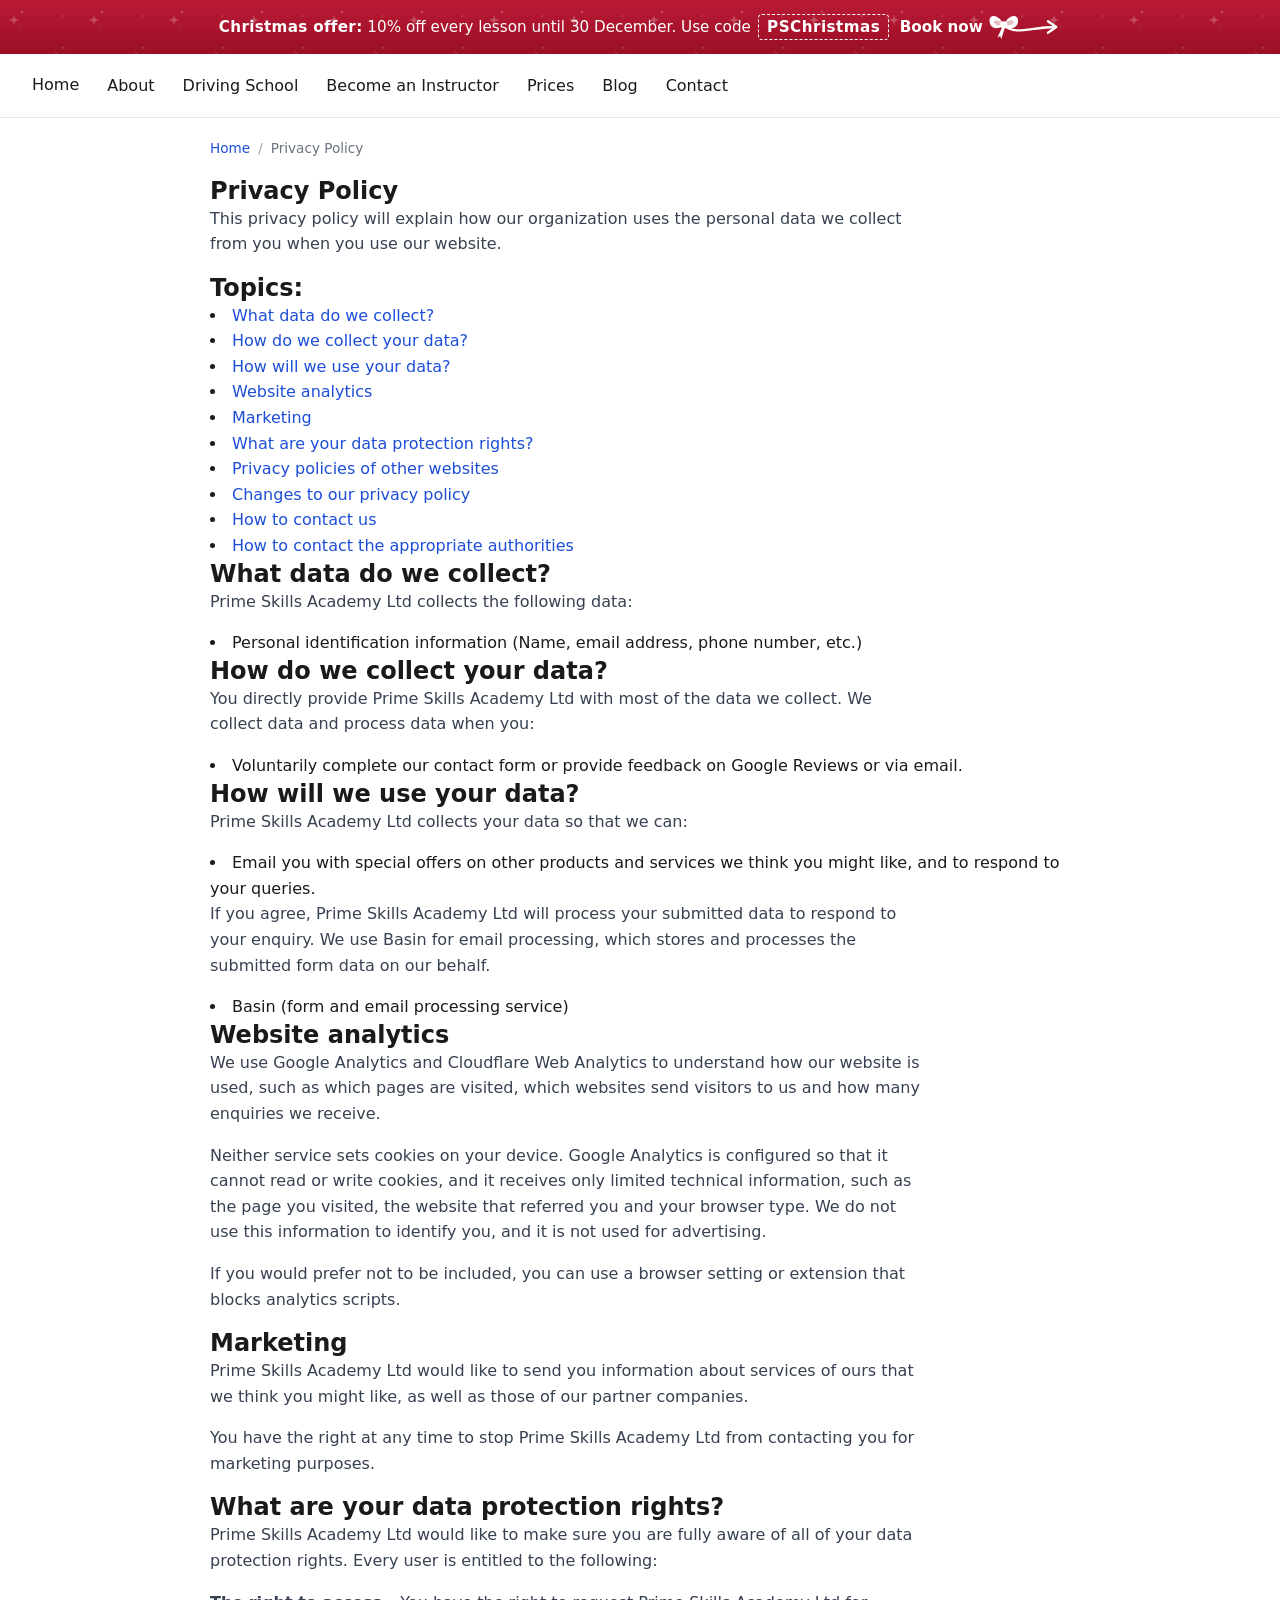
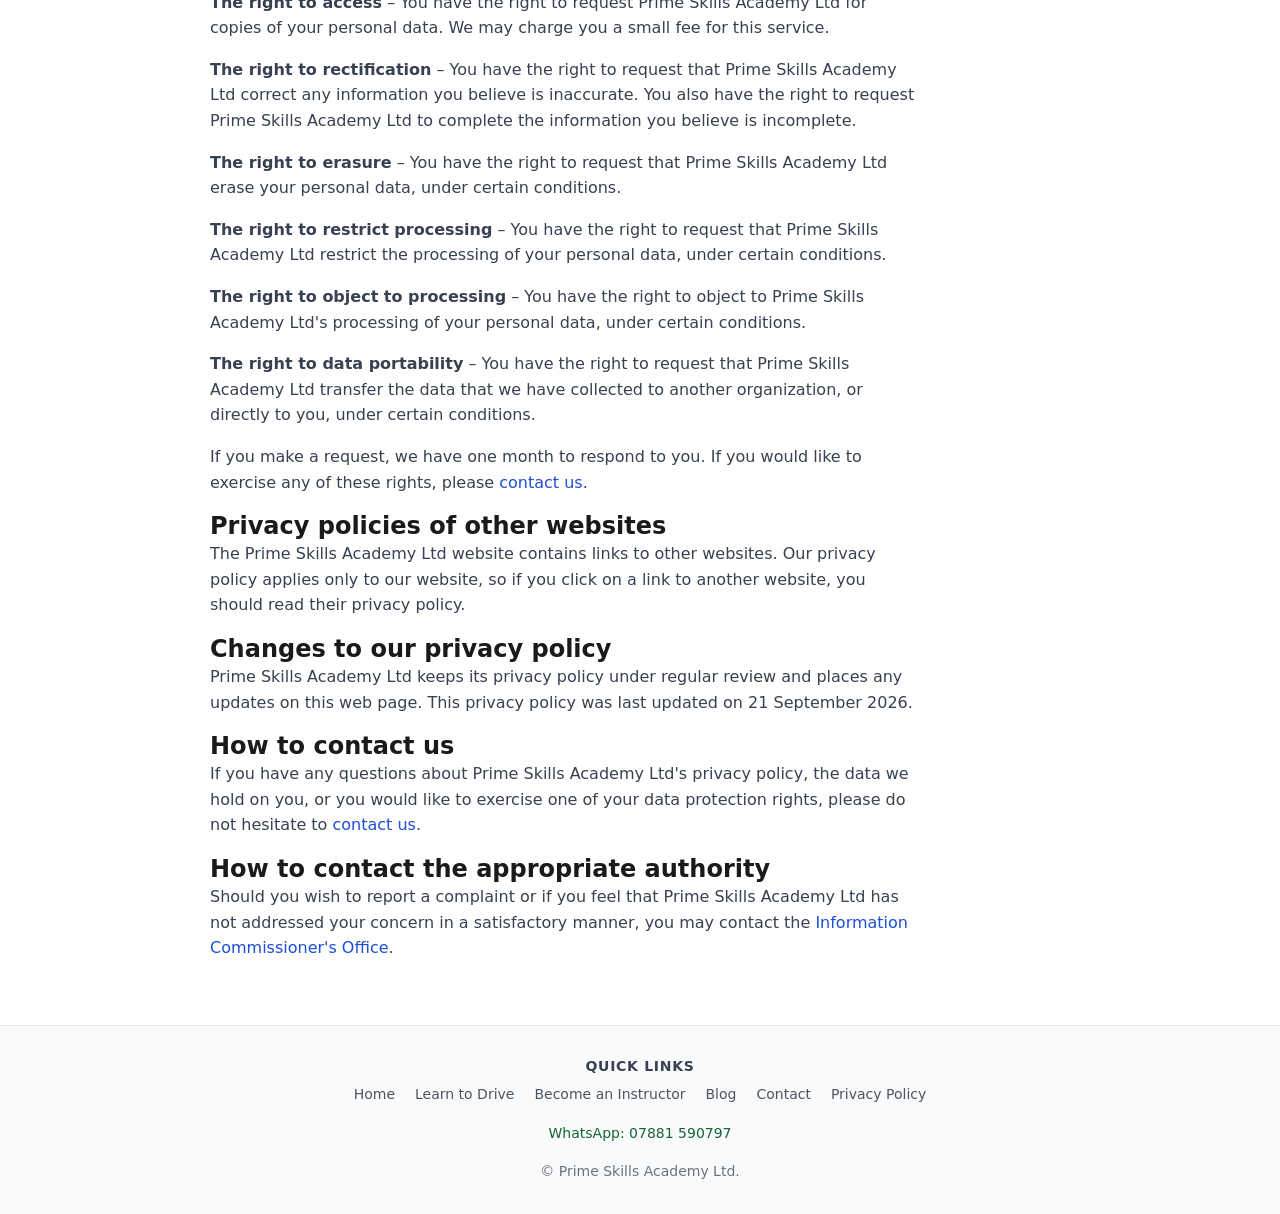
<file: public/privacy.html>
<!doctype html>
<html lang="en" data-theme="light">
  <head>
    <link rel="icon" href="/favicon.ico" sizes="48x48" />
    <link rel="icon" href="/favicon.png" type="image/png" sizes="192x192" />
    <meta charset="utf-8" />
    <meta name="viewport" content="width=device-width, initial-scale=1" />
    <!-- Google tag (gtag.js), cookieless: storage consent is always denied -->
    <script>
      window.dataLayer = window.dataLayer || [];
      function gtag() {
        dataLayer.push(arguments);
      }
      gtag("consent", "default", {
        ad_storage: "denied",
        ad_user_data: "denied",
        ad_personalization: "denied",
        analytics_storage: "denied",
      });
      gtag("js", new Date());
      gtag("config", "G-TZ8EP55NNX", {
        allow_google_signals: false,
        allow_ad_personalization_signals: false,
      });
    </script>
    <script
      async
      src="https://www.googletagmanager.com/gtag/js?id=G-TZ8EP55NNX"
    ></script>
    <!-- End Google tag -->

    <link rel="stylesheet" href="css/my.css" />

    <link rel="canonical" href="https://www.primeskillsdriving.co.uk/privacy.html" />
    <!-- HTML Meta Tags -->
    <title>Prime Skills Academy Ltd / Privacy Policy</title>
    <meta
      name="description"
      content="How Prime Skills Driving collects, uses and protects your personal data when you enquire about driving lessons or instructor training."
    />

    <!-- Google / Search Engine Tags -->
    <meta itemprop="name" content="Prime Skills Driving / Privacy Policy" />
    <meta
      itemprop="description"
      content="How Prime Skills Driving collects, uses and protects your personal data when you enquire about driving lessons or instructor training."
    />
    <meta
      itemprop="image"
      content="https://www.primeskillsdriving.co.uk/images/buH9e9.png"
    />

    <!-- Facebook Meta Tags -->
    <meta
      property="og:url"
      content="https://www.primeskillsdriving.co.uk/privacy.html"
    />
    <meta property="og:type" content="website" />
    <meta
      property="og:title"
      content="Prime Skills Academy Ltd / Privacy Policy"
    />
    <meta
      property="og:description"
      content="How Prime Skills Driving collects, uses and protects your personal data when you enquire about driving lessons or instructor training."
    />
    <meta
      property="og:image"
      content="https://www.primeskillsdriving.co.uk/images/buH9e9.png"
    />

    <!-- Twitter Meta Tags -->
    <meta name="twitter:card" content="summary_large_image" />
    <meta
      name="twitter:title"
      content="Prime Skills Academy Ltd / Privacy Policy"
    />
    <meta
      name="twitter:description"
      content="How Prime Skills Driving collects, uses and protects your personal data when you enquire about driving lessons or instructor training."
    />
    <meta
      name="twitter:image"
      content="https://www.primeskillsdriving.co.uk/images/buH9e9.png"
    />

    <!-- Meta Tags Generated via https://heymeta.com -->
    <!-- Structured data: breadcrumb -->
    <script type="application/ld+json">
      {
        "@context": "https://schema.org",
        "@type": "BreadcrumbList",
        "itemListElement": [
          { "@type": "ListItem", "position": 1, "name": "Home", "item": "https://www.primeskillsdriving.co.uk/" },
          { "@type": "ListItem", "position": 2, "name": "Privacy Policy", "item": "https://www.primeskillsdriving.co.uk/privacy.html" }
        ]
      }
    </script>
  </head>
  <body>
    <div id="header"></div>

    <nav class="breadcrumb" aria-label="Breadcrumb">
      <ol>
        <li><a href="index.html">Home</a></li>
        <li aria-current="page">Privacy Policy</li>
      </ol>
    </nav>

    <section class="basic">
      <div class="top">
        <h1>Privacy Policy</h1>
      </div>
      <div class="middle">
        <p>
          This privacy policy will explain how our organization uses the
          personal data we collect from you when you use our website.
        </p>
        <h2>Topics:</h2>
        <ul>
          <li><a href="#data-collect">What data do we collect?</a></li>
          <li><a href="#data-collect-how">How do we collect your data?</a></li>
          <li><a href="#data-collect-use">How will we use your data?</a></li>
          <li><a href="#analytics">Website analytics</a></li>
          <li><a href="#marketing">Marketing</a></li>
          <li>
            <a href="#data-protection-rights"
              >What are your data protection rights?</a
            >
          </li>
          <li>
            <a href="#privacy-other-websites"
              >Privacy policies of other websites</a
            >
          </li>
          <li><a href="#privacy-changes">Changes to our privacy policy</a></li>
          <li><a href="#contact-us">How to contact us</a></li>
          <li>
            <a href="#contact-authority"
              >How to contact the appropriate authorities</a
            >
          </li>
        </ul>
        <h2 id="data-collect">What data do we collect?</h2>
        <p>Prime Skills Academy Ltd collects the following data:</p>
        <ul>
          <li>
            Personal identification information (Name, email address, phone
            number, etc.)
          </li>
        </ul>
        <h2 id="data-collect-how">How do we collect your data?</h2>
        <p>
          You directly provide Prime Skills Academy Ltd with most of the data we
          collect. We collect data and process data when you:
        </p>
        <ul>
          <li>
            Voluntarily complete our contact form or provide feedback on Google
            Reviews or via email.
          </li>
        </ul>
        <h2 id="data-collect-use">How will we use your data?</h2>
        <p>Prime Skills Academy Ltd collects your data so that we can:</p>
        <ul>
          <li>
            Email you with special offers on other products and services we
            think you might like, and to respond to your queries.
          </li>
        </ul>
        <p>
          If you agree, Prime Skills Academy Ltd will process your submitted
          data to respond to your enquiry. We use Basin for email processing,
          which stores and processes the submitted form data on our behalf.
        </p>
        <ul>
          <li>Basin (form and email processing service)</li>
        </ul>
        <h2 id="analytics">Website analytics</h2>
        <p>
          We use Google Analytics and Cloudflare Web Analytics to understand how
          our website is used, such as which pages are visited, which websites
          send visitors to us and how many enquiries we receive.
        </p>
        <p>
          Neither service sets cookies on your device. Google Analytics is
          configured so that it cannot read or write cookies, and it receives
          only limited technical information, such as the page you visited, the
          website that referred you and your browser type. We do not use this
          information to identify you, and it is not used for advertising.
        </p>
        <p>
          If you would prefer not to be included, you can use a browser setting
          or extension that blocks analytics scripts.
        </p>
        <h2 id="marketing">Marketing</h2>
        <p>
          Prime Skills Academy Ltd would like to send you information about
          services of ours that we think you might like, as well as those of our
          partner companies.
        </p>
        <p>
          You have the right at any time to stop Prime Skills Academy Ltd from
          contacting you for marketing purposes.
        </p>
        <h2 id="data-protection-rights">
          What are your data protection rights?
        </h2>
        <p>
          Prime Skills Academy Ltd would like to make sure you are fully aware
          of all of your data protection rights. Every user is entitled to the
          following:
        </p>
        <p>
          <strong>The right to access</strong> &#8211; You have the right to
          request Prime Skills Academy Ltd for copies of your personal data. We
          may charge you a small fee for this service.
        </p>
        <p>
          <strong>The right to rectification</strong> &#8211; You have the right
          to request that Prime Skills Academy Ltd correct any information you
          believe is inaccurate. You also have the right to request Prime Skills
          Academy Ltd to complete the information you believe is incomplete.
        </p>
        <p>
          <strong>The right to erasure</strong> &#8211; You have the right to
          request that Prime Skills Academy Ltd erase your personal data, under
          certain conditions.
        </p>
        <p>
          <strong>The right to restrict processing</strong> &#8211; You have the
          right to request that Prime Skills Academy Ltd restrict the processing
          of your personal data, under certain conditions.
        </p>
        <p>
          <strong>The right to object to processing</strong> &#8211; You have
          the right to object to Prime Skills Academy Ltd's processing of your
          personal data, under certain conditions.
        </p>
        <p>
          <strong>The right to data portability</strong> &#8211; You have the
          right to request that Prime Skills Academy Ltd transfer the data that
          we have collected to another organization, or directly to you, under
          certain conditions.
        </p>
        <p>
          If you make a request, we have one month to respond to you. If you
          would like to exercise any of these rights, please
          <a href="contact.html">contact us</a>.
        </p>
        <h2 id="privacy-other-websites">Privacy policies of other websites</h2>
        <p>
          The Prime Skills Academy Ltd website contains links to other websites.
          Our privacy policy applies only to our website, so if you click on a
          link to another website, you should read their privacy policy.
        </p>
        <h2 id="privacy-changes">Changes to our privacy policy</h2>
        <p>
          Prime Skills Academy Ltd keeps its privacy policy under regular review
          and places any updates on this web page. This privacy policy was last
          updated on 21 September 2026.
        </p>
        <h2 id="contact-us">How to contact us</h2>
        <p>
          If you have any questions about Prime Skills Academy Ltd's privacy
          policy, the data we hold on you, or you would like to exercise one of
          your data protection rights, please do not hesitate to
          <a href="contact.html">contact us</a>.
        </p>
        <h2 id="contact-authority">How to contact the appropriate authority</h2>
        <p>
          Should you wish to report a complaint or if you feel that Prime Skills
          Academy Ltd has not addressed your concern in a satisfactory manner,
          you may contact the
          <a href="https://ico.org.uk/">Information Commissioner's Office</a>.
        </p>
      </div>
    </section>

    <div id="footer"></div>

    <script>
      fetch("header.html")
        .then((res) => res.text())
        .then((data) => {
          document.getElementById("header").innerHTML = data;
        });
      fetch("footer.html")
        .then((res) => res.text())
        .then((data) => {
          document.getElementById("footer").innerHTML = data;
        });
    </script>
    <script src="js/main.js"></script>
    <!-- Cloudflare Web Analytics -->
    <script
      type="module"
      src="https://static.cloudflareinsights.com/beacon.min.js"
      data-cf-beacon='{"token": "edf29cdf24ee48c8860548e6b40bd964"}'
    ></script>
    <!-- End Cloudflare Web Analytics -->
  </body>
</html>
</file>
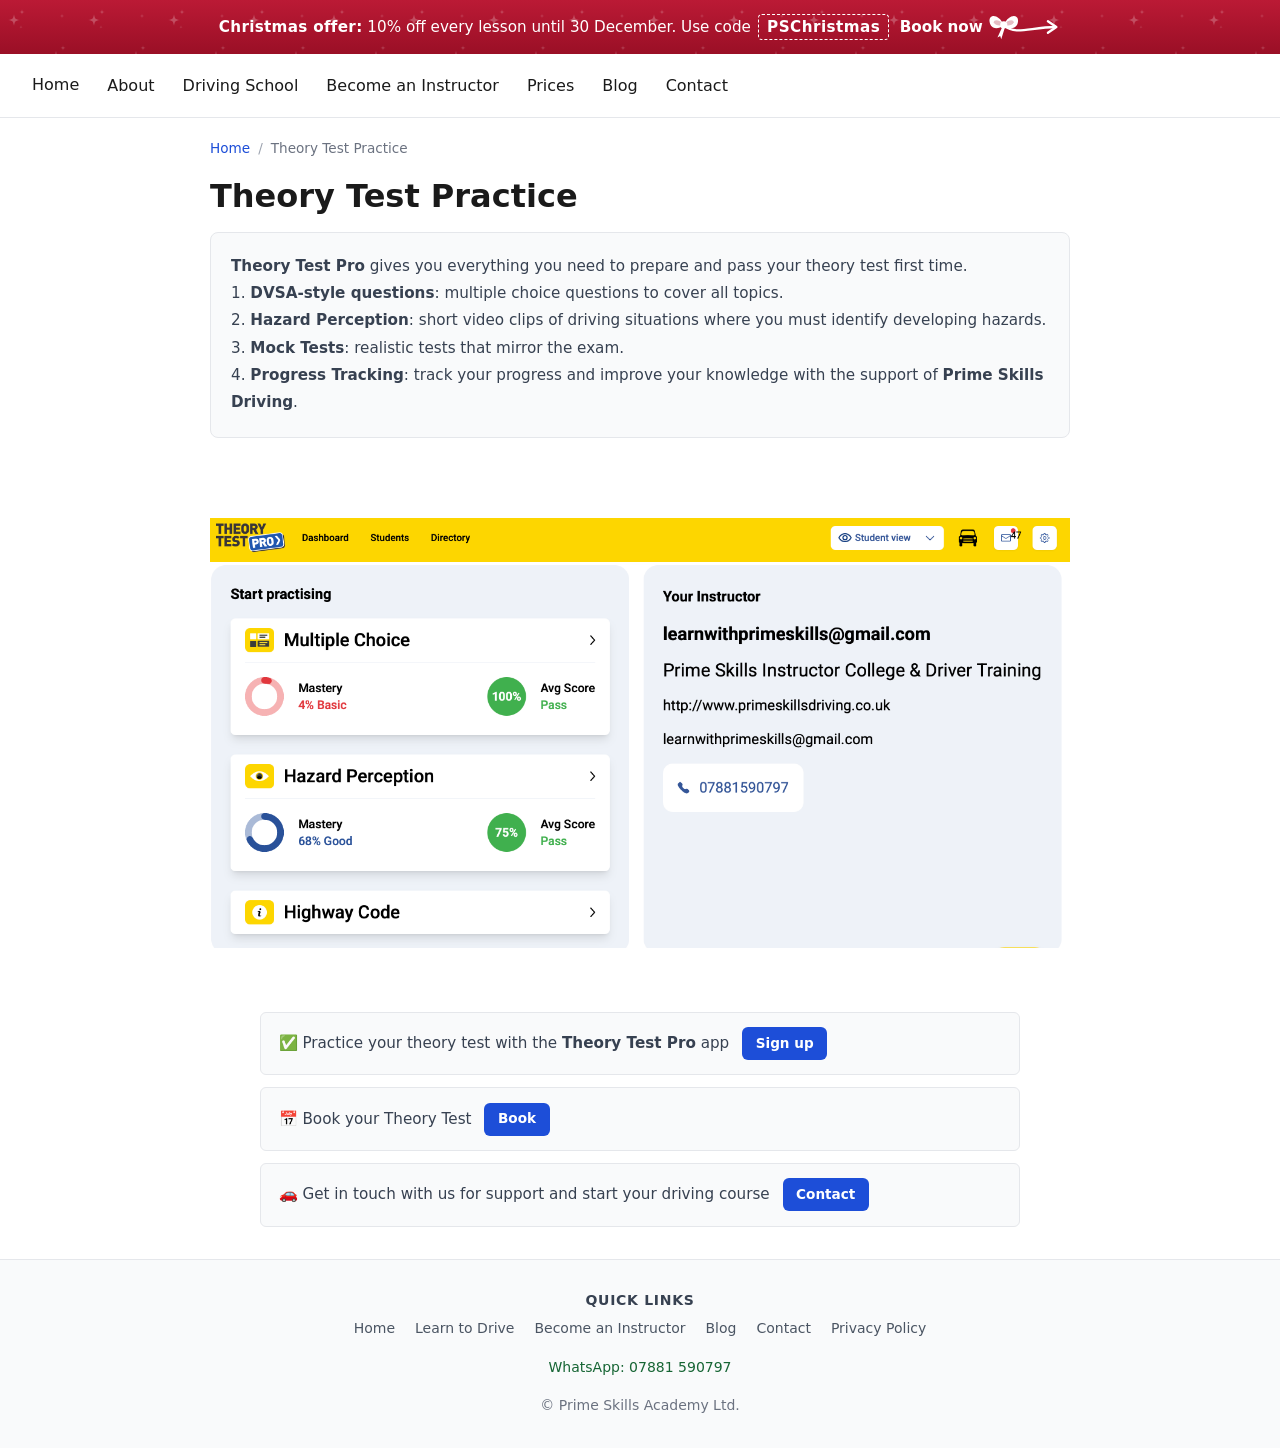
<file: public/theorytestpro.html>
<!doctype html>
<html lang="en" data-theme="light">
  <head>
    <link rel="icon" href="/favicon.ico" sizes="48x48" />
    <link rel="icon" href="/favicon.png" type="image/png" sizes="192x192" />
    <meta charset="utf-8" />
    <meta name="viewport" content="width=device-width, initial-scale=1" />
    <!-- Google tag (gtag.js), cookieless: storage consent is always denied -->
    <script>
      window.dataLayer = window.dataLayer || [];
      function gtag() {
        dataLayer.push(arguments);
      }
      gtag("consent", "default", {
        ad_storage: "denied",
        ad_user_data: "denied",
        ad_personalization: "denied",
        analytics_storage: "denied",
      });
      gtag("js", new Date());
      gtag("config", "G-TZ8EP55NNX", {
        allow_google_signals: false,
        allow_ad_personalization_signals: false,
      });
    </script>
    <script
      async
      src="https://www.googletagmanager.com/gtag/js?id=G-TZ8EP55NNX"
    ></script>
    <!-- End Google tag -->
    <link rel="stylesheet" href="css/my.css" />
    <link rel="canonical" href="https://www.primeskillsdriving.co.uk/theorytestpro.html" />
    <!-- HTML Meta Tags -->
    <title>Theory Test Practice | Prime Skills Driving Maidenhead</title>
    <meta
      name="description"
      content="Free theory test practice for Prime Skills learners — multiple choice questions, hazard perception clips, mock tests and the Highway Code to help you pass first time."
    />

    <!-- Google / Search Engine Tags -->
    <meta
      itemprop="name"
      content="Theory Test Practice | Prime Skills Driving"
    />
    <meta
      itemprop="description"
      content="Free theory test practice for Prime Skills learners — multiple choice questions, hazard perception clips, mock tests and the Highway Code to help you pass first time."
    />
    <meta
      itemprop="image"
      content="https://www.primeskillsdriving.co.uk/images/buH9e9.png"
    />

    <!-- Facebook Meta Tags -->
    <meta
      property="og:url"
      content="https://www.primeskillsdriving.co.uk/theorytestpro.html"
    />
    <meta property="og:type" content="website" />
    <meta
      property="og:title"
      content="Theory Test Practice | Prime Skills Driving"
    />
    <meta
      property="og:description"
      content="Free theory test practice for Prime Skills learners — multiple choice questions, hazard perception clips, mock tests and the Highway Code to help you pass first time."
    />
    <meta
      property="og:image"
      content="https://www.primeskillsdriving.co.uk/images/buH9e9.png"
    />

    <!-- Twitter Meta Tags -->
    <meta name="twitter:card" content="summary_large_image" />
    <meta
      name="twitter:title"
      content="Theory Test Practice | Prime Skills Driving"
    />
    <meta
      name="twitter:description"
      content="Free theory test practice for Prime Skills learners — multiple choice questions, hazard perception clips, mock tests and the Highway Code to help you pass first time."
    />
    <meta
      name="twitter:image"
      content="https://www.primeskillsdriving.co.uk/images/buH9e9.png"
    />

    <!-- Meta Tags Generated via https://heymeta.com -->

    <!-- Structured data: theory test practice resource -->
    <script type="application/ld+json">
      {
        "@context": "https://schema.org",
        "@type": "Course",
        "name": "Theory Test Practice",
        "description": "Free theory test practice for learners — multiple choice questions, hazard perception clips, mock tests and the Highway Code to help you pass your DVSA theory test first time.",
        "url": "https://www.primeskillsdriving.co.uk/theorytestpro.html",
        "isAccessibleForFree": true,
        "provider": {
          "@id": "https://www.primeskillsdriving.co.uk/#business"
        }
      }
    </script>
    <!-- Structured data: breadcrumb -->
    <script type="application/ld+json">
      {
        "@context": "https://schema.org",
        "@type": "BreadcrumbList",
        "itemListElement": [
          { "@type": "ListItem", "position": 1, "name": "Home", "item": "https://www.primeskillsdriving.co.uk/" },
          { "@type": "ListItem", "position": 2, "name": "Theory Test Practice", "item": "https://www.primeskillsdriving.co.uk/theorytestpro.html" }
        ]
      }
    </script>
  </head>
  <body>
    <div id="header"></div>

    <nav class="breadcrumb" aria-label="Breadcrumb">
      <ol>
        <li><a href="index.html">Home</a></li>
        <li aria-current="page">Theory Test Practice</li>
      </ol>
    </nav>

    <section class="learn-to-drive">
      <div class="top">
        <h1>Theory Test Practice</h1>
      </div>
      <div class="middle">
        <strong>Theory Test Pro</strong> gives you everything you need to
        prepare and pass your theory test first time.
        <ol>
          <li>
            <strong>DVSA-style questions</strong>: multiple choice questions to
            cover all topics.
          </li>
          <li>
            <strong>Hazard Perception</strong>: short video clips of driving
            situations where you must identify developing hazards.
          </li>
          <li>
            <strong>Mock Tests</strong>: realistic tests that mirror the exam.
          </li>
          <li>
            <strong>Progress Tracking</strong>: track your progress and improve
            your knowledge with the support of
            <strong>Prime Skills Driving</strong>.
          </li>
        </ol>
      </div>
    </section>

    <section class="theory-test">
      <a
        href="https://learnskills.theorytestpro.co.uk/students/new"
        target="_blank" rel="noopener noreferrer"
      >
        <img
          src="images/theory-test-pro.png"
          alt="Theory Test Pro"
          width="2844"
          height="1422"
          loading="lazy"
        />
      </a>
    </section>

    <section class="driver-starting-guide">
      <ul class="progress-steps">
        <li>
          &#9989; Practice your theory test with the
          <strong>Theory Test Pro</strong> app
          <a
            href="https://learnskills.theorytestpro.co.uk/students/new"
            class="btn3"
            target="_blank" rel="noopener noreferrer"
            >Sign up</a
          >
        </li>

        <li>
          &#128197; Book your Theory Test
          <a
            href="https://www.gov.uk/book-theory-test"
            class="btn2"
            target="_blank" rel="noopener noreferrer"
            >Book</a
          >
        </li>

        <li>
          &#128663; Get in touch with us for support and start your driving
          course
          <a href="contact.html" class="btn2">Contact</a>
        </li>
      </ul>
    </section>

    <div id="footer"></div>

    <script>
      fetch("header.html")
        .then((res) => res.text())
        .then((data) => {
          document.getElementById("header").innerHTML = data;
        });
      fetch("footer.html")
        .then((res) => res.text())
        .then((data) => {
          document.getElementById("footer").innerHTML = data;
        });
    </script>
    <script src="js/main.js"></script>
    <!-- Cloudflare Web Analytics -->
    <script
      type="module"
      src="https://static.cloudflareinsights.com/beacon.min.js"
      data-cf-beacon='{"token": "edf29cdf24ee48c8860548e6b40bd964"}'
    ></script>
    <!-- End Cloudflare Web Analytics -->
  </body>
</html>
</file>
<file: public/css/my.css>
/* === Base & Reset === */
:root {
  /* Shared width for page heading + main content so their left edges align */
  --content-width: 900px;
  /* WhatsApp link text, shared by the footer and contact page */
  --whatsapp-green: #166534;
  --whatsapp-green-hover: #14532d;
}

*,
*::before,
*::after {
  box-sizing: border-box;
  margin: 0;
  padding: 0;
}

html {
  font-size: 16px;
  scroll-behavior: smooth;
}

body {
  font-family:
    system-ui,
    -apple-system,
    "Segoe UI",
    Roboto,
    Helvetica,
    Arial,
    sans-serif;
  color: #1a1a1a;
  background-color: #fff;
  line-height: 1.6;
}

img {
  max-width: 100%;
  height: auto;
  display: block;
}

a {
  color: #1d4ed8;
  text-decoration: none;
}

a:hover {
  text-decoration: underline;
}

ul {
  list-style: none;
}

h1,
h2,
h3,
h4,
h5,
h6 {
  line-height: 1.25;
  font-weight: 600;
}

/* === Layout === */
.container {
  width: 100%;
  max-width: 1100px;
  margin-inline: auto;
  padding-inline: 1.25rem;
}

section {
  padding: 3rem 1.25rem;
  max-width: 1100px;
  margin-inline: auto;
}

/* === Breadcrumbs === */
.breadcrumb {
  max-width: var(--content-width);
  margin-inline: auto;
  padding: 1.25rem 1.25rem 0;
  font-size: 0.85rem;
}

.breadcrumb ol {
  list-style: none;
  display: flex;
  flex-wrap: wrap;
  align-items: center;
}

.breadcrumb li {
  display: flex;
  align-items: center;
  color: #6b7280;
}

.breadcrumb li:not(:first-child)::before {
  content: "/";
  margin: 0 0.5rem;
  color: #9ca3af;
}

.breadcrumb a {
  color: #1d4ed8;
  text-decoration: none;
}

.breadcrumb a:hover {
  text-decoration: underline;
}

.breadcrumb [aria-current="page"] {
  color: #6b7280;
}

/* Pull the first section up under the breadcrumb */
.breadcrumb + section {
  padding-top: 1rem;
}

/* === Navbar === */
.navbar {
  background-color: #fff;
  border-bottom: 1px solid #e5e7eb;
  padding: 0.75rem 1.25rem;
  position: sticky;
  top: 0;
  z-index: 100;
}

.menu {
  display: flex;
  flex-wrap: wrap;
  gap: 0.25rem;
  align-items: center;
}

.menu > li > a {
  display: block;
  padding: 0.4rem 0.75rem;
  color: #1a1a1a;
  font-weight: 500;
  border-radius: 4px;
  transition: background-color 0.15s;
}

.menu > li > a:hover {
  background-color: #f3f4f6;
  text-decoration: none;
}

/* Dropdown */
.dropdown {
  position: relative;
}

.dropdown-menu {
  display: none;
  position: absolute;
  top: 100%;
  left: 0;
  background-color: #fff;
  border: 1px solid #e5e7eb;
  border-radius: 6px;
  box-shadow: 0 4px 12px rgba(0, 0, 0, 0.08);
  min-width: 200px;
  z-index: 200;
  padding: 0.25rem 0;
}

.dropdown:hover .dropdown-menu,
.dropdown:focus-within .dropdown-menu {
  display: block;
}

.dropdown-menu li a {
  display: block;
  padding: 0.5rem 1rem;
  color: #1a1a1a;
  font-size: 0.9rem;
}

.dropdown-menu li a:hover {
  background-color: #f3f4f6;
  text-decoration: none;
}

/* === Buttons === */
.btn,
.btn1,
.btn2,
.btn3,
button[type="submit"],
button[onclick] {
  display: inline-block;
  padding: 0.55rem 1.25rem;
  font-size: 0.95rem;
  font-weight: 600;
  border-radius: 6px;
  border: none;
  cursor: pointer;
  transition:
    background-color 0.15s,
    opacity 0.15s;
  text-decoration: none;
}

.btn,
button[type="submit"],
button[onclick] {
  background-color: #1d4ed8;
  color: #fff;
}

.btn:hover,
button[type="submit"]:hover,
button[onclick]:hover {
  background-color: #1e40af;
  text-decoration: none;
  color: #fff;
}

.btn1,
.btn2,
.btn3 {
  background-color: #1d4ed8;
  color: #fff;
  font-size: 0.85rem;
  padding: 0.35rem 0.85rem;
}

.btn1:hover,
.btn2:hover,
.btn3:hover {
  background-color: #1e40af;
  text-decoration: none;
  color: #fff;
}

/* === Hero Section === */
.main {
  background-color: #f0f4ff;
  padding: 5rem 1.25rem;
  text-align: center;
  max-width: 100%;
}

.intro {
  max-width: 640px;
  margin-inline: auto;
}

.intro h1 {
  font-size: 2.5rem;
  margin-bottom: 1.5rem;
  color: #1a1a1a;
}

/* === Why Choose Us === */
.why-choose-us {
  background-color: #dbe7ff;
  padding: 2.5rem 1.25rem;
  max-width: 100%;
}

/* === Banner Containers & Cards === */
.banner-container {
  display: flex;
  flex-wrap: wrap;
  gap: 1.25rem;
  justify-content: center;
  max-width: 1100px;
  margin-inline: auto;
}

.banner-card {
  background-color: #fff;
  border: 1px solid #e5e7eb;
  border-radius: 8px;
  padding: 1.5rem;
  flex: 1 1 240px;
  max-width: 320px;
}

.banner-card h2 {
  font-size: 1.1rem;
  margin-bottom: 0.75rem;
  color: #1d4ed8;
}

/* === Why Choose Us cards — solid blue band, no boxes === */
.why-choose-us .banner-container {
  gap: 0;
}

.why-choose-us .banner-card {
  background-color: transparent;
  border: none;
  border-radius: 0;
  padding: 1.5rem 2rem;
  box-shadow: none;
  transition: background-color 0.2s ease;
  position: relative;
}

.why-choose-us .banner-card:hover {
  background-color: rgba(29, 78, 216, 0.06);
  transform: none;
  box-shadow: none;
}

/* Vertical divider between cards */
.why-choose-us .banner-card + .banner-card::before {
  content: '';
  position: absolute;
  left: 0;
  top: 20%;
  height: 60%;
  width: 1px;
  background-color: rgba(29, 78, 216, 0.2);
}

.why-choose-us .banner-card .wcu-icon {
  display: block;
  font-size: 1.75rem;
  margin-bottom: 0.65rem;
  line-height: 1;
}

.why-choose-us .banner-card h2 {
  font-size: 1rem;
  font-weight: 700;
  color: #1e3a8a;
  margin-bottom: 0.4rem;
}

.why-choose-us .banner-card p {
  font-size: 0.875rem;
  color: #4b5563;
  margin-bottom: 0;
}

.why-choose-us a.banner-card {
  text-decoration: none;
  color: inherit;
  cursor: pointer;
}

.why-choose-us a.banner-card:hover {
  text-decoration: none;
  color: inherit;
  background-color: rgba(29, 78, 216, 0.06);
}

/* Hide dividers on mobile */
@media (max-width: 640px) {
  .why-choose-us .banner-card + .banner-card::before {
    display: none;
  }

  .why-choose-us .banner-card {
    padding: 1.25rem 1rem;
  }
}

.banner-card p {
  font-size: 0.9rem;
  color: #4b5563;
  margin-bottom: 0.75rem;
}


/* === Quick Nav Section === */
.quick-nav {
  background-color: #f9fafb;
  padding: 3rem 1.25rem;
  max-width: 100%;
}

.quick-nav > h2 {
  font-size: 1.5rem;
  text-align: center;
  margin-bottom: 1.75rem;
  color: #1a1a1a;
}

.quick-nav-container {
  display: flex;
  flex-wrap: wrap;
  gap: 1.25rem;
  justify-content: center;
  max-width: 900px;
  margin-inline: auto;
}

.quick-nav-card {
  background-color: #fff;
  border: 1px solid #e5e7eb;
  border-radius: 10px;
  padding: 1.75rem 1.5rem;
  flex: 1 1 240px;
  max-width: 280px;
  display: flex;
  flex-direction: column;
  gap: 0.5rem;
  transition: box-shadow 0.2s ease, transform 0.2s ease;
  text-decoration: none;
  color: inherit;
}

.quick-nav-card:hover {
  box-shadow: 0 4px 16px rgba(0, 0, 0, 0.1);
  transform: translateY(-2px);
  text-decoration: none;
}

.quick-nav-card h3,
.quick-nav-card p,
.quick-nav-card .qn-link {
  text-decoration: none;
}

.quick-nav-card .qn-icon {
  font-size: 2rem;
  line-height: 1;
}

.quick-nav-card h3 {
  font-size: 1.1rem;
  color: #1a1a1a;
  margin: 0;
}

.quick-nav-card p {
  font-size: 0.9rem;
  color: #4b5563;
  margin: 0;
  flex: 1;
}

.quick-nav-card .qn-link {
  font-size: 0.9rem;
  color: #1d4ed8;
  font-weight: 600;
  margin-top: 0.5rem;
  display: inline-flex;
  align-items: center;
  gap: 0.25rem;
}

/* Insurance card accent */
.quick-nav-card.accent {
  border: 2px solid #f59e0b;
  position: relative;
}

.quick-nav-card .qn-badge {
  position: absolute;
  top: -0.65rem;
  right: 1rem;
  background-color: #f59e0b;
  color: #fff;
  font-size: 0.7rem;
  font-weight: 700;
  text-transform: uppercase;
  letter-spacing: 0.05em;
  padding: 0.2rem 0.6rem;
  border-radius: 20px;
}

/* === Driving Courses Section === */
.driving-courses {
  padding: 3rem 1.25rem;
  max-width: 1100px;
  margin-inline: auto;
}

.driving-courses > h2 {
  font-size: 1.5rem;
  margin-bottom: 1.5rem;
  color: #1a1a1a;
}

/* === Journey timeline (Advance Your Skills) ===
   Horizontal rail on desktop, vertical rail below 900px. */
.journey-track {
  --rail-gap: 1.5rem;
  --rail-color: #dbe3f3;
  --node-ring: #e5e7eb; /* same grey as the card borders below */
  --node-size: 42px;
  list-style: none;
  display: grid;
  grid-template-columns: repeat(4, 1fr);
  /* marker / name / question / links — stages share these rows via subgrid
     so cards line up even when a question wraps to two lines */
  grid-template-rows: auto auto auto 1fr;
  column-gap: var(--rail-gap);
  row-gap: 0;
}

.journey-stage {
  position: relative;
  min-width: 0;
  display: grid;
  grid-template-rows: subgrid;
  grid-row: span 4;
}

.stage-marker {
  display: flex;
  align-items: center;
  margin-bottom: 0.85rem;
}

/* Sized to --node-size so the rail meets the icon's centre and the mobile
   vertical rail stays aligned, regardless of the glyph's own metrics. The ring
   gives the differently-shaped emoji a uniform silhouette. */
.stage-icon {
  flex: 0 0 auto;
  width: var(--node-size);
  height: var(--node-size);
  display: grid;
  place-items: center;
  border: 2px solid var(--node-ring);
  border-radius: 50%;
  background-color: #fff;
  font-size: 1.25rem;
  line-height: 1;
}

/* Rail segment reaches into the grid gap to meet the next node */
.journey-stage:not(:last-child) .stage-marker::after {
  content: "";
  flex: 1 1 auto;
  height: 2px;
  background-color: var(--rail-color);
  margin-left: 0.6rem;
  margin-right: calc(-1 * var(--rail-gap));
}

.stage-name {
  font-size: 1.05rem;
  color: #1a1a1a;
  margin-bottom: 0.1rem;
}

.stage-q {
  font-size: 0.85rem;
  font-weight: 600;
  color: #1d4ed8;
  margin-bottom: 0.85rem;
}

.stage-links {
  list-style: none;
  display: flex;
  flex-direction: column;
  gap: 0.5rem;
}

.stage-links a {
  display: block;
  height: 100%;
  background-color: #fff;
  border: 1px solid #e5e7eb;
  border-radius: 8px;
  padding: 0.7rem 0.85rem;
  color: inherit;
  text-decoration: none;
  transition:
    border-color 0.2s ease,
    box-shadow 0.2s ease;
}

.stage-links a:hover {
  border-color: #1d4ed8;
  box-shadow: 0 2px 8px rgba(29, 78, 216, 0.1);
}

.stage-links a:focus-visible {
  outline: 2px solid #1d4ed8;
  outline-offset: 2px;
}

.sl-title {
  display: block;
  font-weight: 600;
  font-size: 0.9rem;
  color: #1a1a1a;
}

.sl-desc {
  display: block;
  font-size: 0.8rem;
  line-height: 1.45;
  color: #4b5563;
  margin-top: 0.15rem;
}

@media (max-width: 900px) {
  .journey-track {
    grid-template-columns: 1fr;
    grid-template-rows: none;
    gap: 0;
  }

  .journey-stage {
    display: block;
    padding-left: calc(var(--node-size) + 1rem);
    padding-bottom: 1.75rem;
  }

  .journey-stage:last-child {
    padding-bottom: 0;
  }

  /* Rail runs down the left, from under the node to the next stage */
  .journey-stage:not(:last-child)::before {
    content: "";
    position: absolute;
    left: calc(var(--node-size) / 2 - 1px);
    top: var(--node-size);
    bottom: 0;
    width: 2px;
    background-color: var(--rail-color);
  }

  .stage-marker {
    position: absolute;
    left: 0;
    top: 0;
    margin-bottom: 0;
  }

  .journey-stage:not(:last-child) .stage-marker::after {
    display: none;
  }
}

/* === Basic Styling === */
.basic {
  max-width: var(--content-width);
  margin-inline: auto;
}

/* Keep policy text at a readable line length while the column left edge aligns */
.basic p {
  max-width: 70ch;
  margin-bottom: 1rem;
  color: #374151;
}

blockquote {
  max-width: 700px;
  margin: 2rem auto;
  padding: 1.5rem 1.75rem;
  border-left: 4px solid #1d4ed8;
  background-color: #f0f4ff;
  border-radius: 0 6px 6px 0;
  font-style: italic;
  color: #374151;
}

.reviews-heading {
  max-width: 700px;
  margin: 2rem auto 0.5rem;
  padding-inline: 1.25rem;
  font-size: 1.4rem;
  color: #1a1a1a;
}

blockquote p {
  margin-bottom: 0.75rem;
}

blockquote footer {
  margin-top: 0.75rem;
  font-size: 0.875rem;
  font-style: normal;
  color: #6b7280;
}

/* === Prices Page === */
.prices {
  padding: 1.25rem;
  max-width: var(--content-width);
}

.prices + .prices {
  padding-top: 0.25rem;
}

.price-heading {
  font-size: 1.25rem;
  margin-bottom: 0.9rem;
  color: #111827;
  letter-spacing: -0.02em;
}

.price-packages {
  list-style: none;
  padding: 0;
  display: grid;
  grid-template-columns: repeat(auto-fit, minmax(210px, 1fr));
  gap: 0.9rem;
}

.price-packages-single {
  grid-template-columns: minmax(210px, 280px);
}

.price-package {
  display: grid;
  gap: 0.45rem;
  align-content: start;
  min-height: 148px;
  padding: 1.1rem 1.15rem;
  border: 1px solid #e5e7eb;
  border-radius: 12px;
  background-color: #fff;
  font-size: 0.95rem;
  color: #374151;
  line-height: 1.5;
  box-shadow: 0 1px 2px rgba(17, 24, 39, 0.04);
}

.price-package-name {
  font-weight: 600;
  font-size: 1rem;
  color: #111827;
}

.price-tiers {
  list-style: none;
  padding: 0;
  margin: 0;
  display: grid;
  gap: 0.4rem;
  margin-top: auto;
}

.price-tier {
  display: flex;
  align-items: baseline;
  justify-content: flex-start;
  gap: 0.75rem;
}

.price-tier-hours {
  color: #6b7280;
  font-size: 0.9rem;
  min-width: 5.5rem;
}

.price-tier-amount {
  color: #1d4ed8;
  font-weight: 700;
  font-size: 1.1rem;
}

.price-note {
  text-align: center;
  padding-top: 0.25rem;
  font-size: 0.9rem;
  color: #6b7280;
}

/* === Learn to Drive Page === */
section.learn-to-drive {
  max-width: var(--content-width);
}

.learn-to-drive .top h1 {
  font-size: 2rem;
  margin-bottom: 1rem;
}

/* Tighten the gap between a page heading and the section directly below it */
.contact-heading,
.page-heading {
  padding-bottom: 0;
}

.contact-heading .top h1,
.page-heading .top h1 {
  margin-bottom: 0;
}

.contact-us {
  max-width: var(--content-width);
  padding-top: 1rem;
}

.contact-whatsapp {
  max-width: 640px;
  margin-bottom: 1.5rem;
  padding: 0.75rem 1rem;
  background-color: #f0fdf4;
  border-left: 4px solid #16a34a;
  border-radius: 6px;
  color: #374151;
}

.contact-whatsapp a {
  color: var(--whatsapp-green);
  font-weight: 600;
}

.contact-whatsapp a:hover {
  color: var(--whatsapp-green-hover);
}

/* Left-align the form under the heading at a comfortable width */
.contact-us form {
  max-width: 640px;
  margin-inline: 0;
  padding-inline: 0;
  /* the WhatsApp box above already leaves a gap */
  padding-top: 0;
}

.learn-to-drive .middle {
  background-color: #f9fafb;
  border: 1px solid #e5e7eb;
  border-radius: 8px;
  padding: 1.25rem;
  margin-top: 1rem;
  font-size: 0.95rem;
  color: #374151;
  line-height: 1.8;
}

.driver-starting-guide {
  padding: 2rem 1.25rem;
  max-width: 800px;
  margin-inline: auto;
}

.driver-starting-guide h2 {
  font-size: 1.5rem;
  margin-bottom: 1.25rem;
}

.learn-to-drive p {
  margin-bottom: 1rem;
  color: #374151;
}

.about-image-section {
  padding: 2rem 1.25rem;
  max-width: 800px;
  margin-inline: auto;
}

.theory-test {
  padding: 2rem 1.25rem;
  max-width: var(--content-width);
  margin-inline: auto;
}

.progress-steps {
  list-style: none;
  counter-reset: step-counter;
  display: flex;
  flex-direction: column;
  gap: 0.75rem;
}

.progress-steps li {
  background-color: #f9fafb;
  border: 1px solid #e5e7eb;
  border-radius: 6px;
  padding: 0.9rem 1.1rem;
  font-size: 0.95rem;
  color: #374151;
}

.progress-steps li a {
  margin-left: 0.5rem;
}

/* === Google review summary (home page) ===
   Centred on a full-bleed tinted band, following the page's existing rule:
   tinted band = centred, plain white content column = left-aligned. */
.reviews-summary {
  background-color: #f9fafb;
  padding: 3rem 1.25rem;
  max-width: 100%;
  text-align: center;
}

.reviews-summary h2 {
  font-size: 1.5rem;
  margin-bottom: 1.25rem;
  color: #1a1a1a;
}

.rating-score {
  display: flex;
  align-items: center;
  justify-content: center;
  gap: 0.6rem;
}

.rating-stars {
  color: #f5b50a;
  font-size: 1.35rem;
  letter-spacing: 0.1em;
}

.rating-value {
  font-size: 1.6rem;
  font-weight: 600;
  color: #1a1a1a;
}

.rating-count {
  margin-top: 0.35rem;
  font-size: 0.9rem;
  color: #6b7280;
}

.mentions-label {
  margin-top: 2rem;
  font-size: 0.8rem;
  font-weight: 600;
  letter-spacing: 0.06em;
  text-transform: uppercase;
  color: #6b7280;
}

/* The band runs full width, so hold the tags to the content column */
.mentions-list {
  margin-top: 0.9rem;
  max-width: 900px;
  margin-inline: auto;
}

.reviews-more {
  display: inline-flex;
  align-items: center;
  gap: 0.3rem;
  margin-top: 2rem;
  font-size: 0.9rem;
  font-weight: 600;
  color: #1d4ed8;
}

.reviews-more::after {
  content: "\2192";
  transition: transform 0.15s;
}

.reviews-more:hover::after {
  transform: translateX(2px);
}

/* === Areas We Cover (home page) ===
   A closing footnote, not a peer of the main sections: the h2 stays for
   document structure but is styled down to match the "Most mentioned"
   label so it doesn't compete with the two section headings above. */
.areas-covered {
  padding: 2.5rem 1.25rem 3rem;
  max-width: 1100px;
  margin-inline: auto;
  text-align: center;
}

.areas-covered h2 {
  font-size: 0.8rem;
  font-weight: 600;
  letter-spacing: 0.06em;
  text-transform: uppercase;
  margin-bottom: 0.9rem;
  color: #6b7280;
}

/* Shared tag treatment for the review topics and the towns: a hairline
   outline on the page background, borrowing the card border colour rather
   than adding a new accent. */
.mentions-list,
.areas-list {
  list-style: none;
  display: flex;
  flex-wrap: wrap;
  justify-content: center;
  gap: 0.5rem;
}

.mentions-list li,
.areas-list li {
  border: 1px solid #e5e7eb;
  border-radius: 6px;
  padding: 0.3rem 0.7rem;
  font-size: 0.85rem;
  color: #4b5563;
}

/* === Instructor Page === */
.instructor-path,
.instructor-steps-section {
  max-width: var(--content-width);
}

/* Tighten the gap between the intro and the step boxes */
.instructor-path {
  padding-bottom: 0.5rem;
}

.instructor-steps-section {
  padding-top: 0.75rem;
}

.instructor-path .top {
  margin-bottom: 1.5rem;
}

.instructor-path .top h5 {
  font-size: 1.05rem;
  font-weight: 400;
  color: #374151;
  max-width: 640px;
}

.instructor-steps {
  list-style: none;
  display: flex;
  flex-direction: column;
  gap: 0.75rem;
}

.instructor-steps li {
  background-color: #f9fafb;
  border: 1px solid #e5e7eb;
  border-radius: 6px;
  padding: 0.9rem 1.1rem;
  font-size: 0.95rem;
  color: #374151;
  line-height: 1.7;
}

/* Step links, matching the arrow links on the home page cards */
.instructor-steps li a {
  display: inline-flex;
  align-items: center;
  gap: 0.3rem;
  margin-top: 0.5rem;
  font-size: 0.9rem;
  font-weight: 600;
  color: #1d4ed8;
}

.instructor-steps li a::after {
  content: "\2192";
  transition: transform 0.15s;
}

.instructor-steps li a:hover::after {
  transform: translateX(2px);
}

/* FAQ accordion */
.instructor-faq h2 {
  font-size: 1.5rem;
  margin-bottom: 1rem;
}

.faq-list {
  display: flex;
  flex-direction: column;
  gap: 0.75rem;
}

.faq-list details {
  background-color: #f9fafb;
  border: 1px solid #e5e7eb;
  border-radius: 6px;
  font-size: 0.95rem;
  color: #374151;
  line-height: 1.7;
}

.faq-list summary {
  padding: 0.9rem 2.75rem 0.9rem 1.1rem;
  cursor: pointer;
  list-style: none;
  position: relative;
}

.faq-list summary::-webkit-details-marker {
  display: none;
}

.faq-list summary h3 {
  display: inline;
  font-size: 0.95rem;
}

/* Chevron, rotates when the answer is open */
.faq-list summary::after {
  content: "";
  position: absolute;
  right: 1.25rem;
  top: 1.15rem;
  width: 0.5rem;
  height: 0.5rem;
  border-right: 2px solid #6b7280;
  border-bottom: 2px solid #6b7280;
  transform: rotate(45deg);
  transition: transform 0.15s;
}

.faq-list details[open] summary {
  padding-bottom: 0.35rem;
}

.faq-list details[open] summary::after {
  transform: rotate(-135deg);
  top: 1.3rem;
}

.faq-list details p,
.faq-list details ul {
  padding: 0 1.1rem 0.9rem;
}

.faq-list details ul {
  list-style: none;
}

.faq-list details li {
  position: relative;
  padding-left: 0.9rem;
}

.faq-list details li::before {
  content: "\2013";
  position: absolute;
  left: 0;
  color: #9ca3af;
}


/* === Contact Page === */
form {
  max-width: 560px;
  margin-inline: auto;
  padding: 1.25rem;
}

form p {
  margin-bottom: 1rem;
}

label {
  font-size: 0.9rem;
  font-weight: 500;
  color: #374151;
}

input[type="text"],
input[type="email"],
input[type="tel"],
select,
textarea {
  display: block;
  width: 100%;
  margin-top: 0.3rem;
  padding: 0.5rem 0.75rem;
  font-size: 0.95rem;
  border: 1px solid #d1d5db;
  border-radius: 6px;
  background-color: #fff;
  color: #1a1a1a;
  transition: border-color 0.15s;
  font-family: inherit;
}

input[type="text"]:focus,
input[type="email"]:focus,
input[type="tel"]:focus,
select:focus,
textarea:focus {
  outline: none;
  border-color: #1d4ed8;
  box-shadow: 0 0 0 3px rgba(29, 78, 216, 0.1);
}

textarea {
  resize: vertical;
}

.google-map {
  padding: 2rem 1.25rem;
  max-width: 900px;
  margin-inline: auto;
}

/* === Footer === */
.footer {
  background-color: #f9fafb;
  border-top: 1px solid #e5e7eb;
  padding: 2rem 1.25rem;
  text-align: center;
  font-size: 0.875rem;
  color: #6b7280;
}

.footer-container {
  margin-bottom: 1rem;
}

.footer-container h4 {
  font-size: 0.875rem;
  text-transform: uppercase;
  letter-spacing: 0.05em;
  color: #374151;
  margin-bottom: 0.5rem;
}

.footer-links {
  display: flex;
  flex-wrap: wrap;
  justify-content: center;
  gap: 0.5rem 1.25rem;
  margin-bottom: 1rem;
}

.footer-links a {
  color: #4b5563;
  font-size: 0.875rem;
}

.footer-links a:hover {
  color: #1d4ed8;
}

.footer-whatsapp {
  margin-bottom: 1rem;
}

.footer-whatsapp a {
  color: var(--whatsapp-green);
  font-weight: 500;
}

.footer-whatsapp a:hover {
  color: var(--whatsapp-green-hover);
}

.footer p {
  color: #9ca3af;
  font-size: 0.8rem;
}

/* === Responsive === */
@media (max-width: 640px) {
  .intro h1 {
    font-size: 1.75rem;
  }

  .banner-card {
    max-width: 100%;
  }

  .menu {
    flex-direction: column;
    align-items: flex-start;
  }

  .dropdown-menu {
    position: static;
    box-shadow: none;
    border: none;
    padding-left: 1rem;
  }

  .price-package {
    min-height: auto;
    padding: 1rem;
  }
}

.middle ol {
  list-style-position: inside;
}
.middle ul {
  list-style-type: disc;
  list-style-position: inside;
}

.insurance-options {
  color: #374151;
  max-width: var(--content-width);
  margin: 1rem auto 3rem;
  padding: 0 1.25rem;
  display: grid;
  gap: 2rem;
}

.insurance-card {
  background: #ffffff;
  border-radius: 14px;
  box-shadow: 0 8px 25px rgba(0, 0, 0, 0.08);
  padding: 1.25rem;
  transition:
    transform 0.2s ease,
    box-shadow 0.2s ease;
}

.insurance-card:hover {
  transform: translateY(-5px);
  box-shadow: 0 12px 30px rgba(0, 0, 0, 0.12);
}

.card-label {
  font-size: 1.4rem;
  font-weight: 600;
  margin-bottom: 0.75rem;
  border-left: 4px solid #2a7fff;
  padding-left: 10px;
}

.insurance-card img {
  width: 100%;
  border-radius: 8px;
  display: block;
}

/* === reviews === */
.reviews-section {
  max-width: 1100px;
  margin: 50px auto;
  padding: 20px;
  text-align: center;
}

.reviews-section h2 {
  margin-bottom: 30px;
  font-size: 28px;
}

.reviews-grid {
  display: grid;
  grid-template-columns: repeat(auto-fit, minmax(280px, 1fr));
  gap: 20px;
}

.review-card {
  background: #fff;
  border-radius: 12px;
  padding: 20px;
  text-align: left;
  box-shadow: 0 4px 12px rgba(0,0,0,0.08);
  transition: transform 0.2s ease;
}

.review-card:hover {
  transform: translateY(-5px);
}

.review-header {
  display: flex;
  justify-content: space-between;
  align-items: center;
}

.reviewer-name {
  font-weight: bold;
  font-size: 16px;
}

.review-date {
  font-size: 12px;
  color: #777;
}

.stars {
  color: #f5b50a;
  margin: 8px 0;
}

/* Clamped to six lines so cards in a grid row stay a consistent height;
   the toggle below lifts the clamp. Full text stays in the DOM. */
.review-text {
  font-size: 14px;
  color: #444;
  line-height: 1.5;
  display: -webkit-box;
  -webkit-line-clamp: 6;
  -webkit-box-orient: vertical;
  overflow: hidden;
}

.review-card.is-expanded .review-text {
  -webkit-line-clamp: unset;
}

.review-more {
  margin-top: 0.6rem;
  padding: 0;
  border: none;
  background: none;
  font: inherit;
  font-size: 13px;
  font-weight: 600;
  color: #1d4ed8;
  cursor: pointer;
}

.review-more:hover {
  text-decoration: underline;
}



/* === Blog === */
.blog-list,
.blog-post {
  max-width: var(--content-width);
  padding-top: 1rem;
}

.blog-list {
  display: grid;
  gap: 1.25rem;
}

.blog-card {
  background-color: #fff;
  border: 1px solid #e5e7eb;
  border-radius: 10px;
  padding: 1.5rem;
  display: flex;
  gap: 1.25rem;
  align-items: flex-start;
  color: inherit;
  transition: box-shadow 0.2s ease, transform 0.2s ease;
}

.blog-card:hover {
  box-shadow: 0 4px 16px rgba(0, 0, 0, 0.1);
  transform: translateY(-2px);
  text-decoration: none;
}

.blog-card-icon {
  font-size: 2rem;
  line-height: 1;
}

.blog-card-body {
  display: flex;
  flex-direction: column;
  gap: 0.4rem;
}

.blog-card h2 {
  font-size: 1.2rem;
  color: #1a1a1a;
}

.blog-card p {
  font-size: 0.95rem;
  color: #4b5563;
}

.blog-card-link {
  font-size: 0.9rem;
  color: #1d4ed8;
  font-weight: 600;
  margin-top: 0.25rem;
}

/* Checklist post */
.checklist-hero {
  background: linear-gradient(135deg, #eff6ff, #f0fdf4);
  border-radius: 18px;
  padding: 1.5rem;
  margin-bottom: 1.5rem;
}

.checklist-hero-title {
  font-size: 1.35rem;
  font-weight: 600;
  color: #1a1a1a;
  margin-bottom: 0.25rem;
}

.checklist-hero-intro {
  color: #374151;
  margin-bottom: 1.25rem;
}

.checklist-progress-row {
  display: flex;
  justify-content: space-between;
  align-items: baseline;
  gap: 1rem;
  color: #374151;
}

.checklist-reset {
  background: none;
  border: none;
  padding: 0;
  font: inherit;
  font-size: 0.85rem;
  color: #1d4ed8;
  cursor: pointer;
}

.checklist-reset:hover {
  text-decoration: underline;
}

/* The car drives along the road as items are ticked (--p runs 0 to 1) */
.checklist-road {
  --p: 0;
  display: flex;
  align-items: flex-end;
  gap: 0.4rem;
  font-size: 1.75rem;
  line-height: 1;
}

.checklist-track {
  position: relative;
  flex: 1;
  height: 2.75rem;
}

.checklist-track::before,
.checklist-bar {
  content: "";
  position: absolute;
  left: 0;
  bottom: 0;
  height: 8px;
  border-radius: 999px;
}

.checklist-track::before {
  width: 100%;
  background-color: #fff;
  box-shadow: inset 0 0 0 1px #dbeafe;
}

.checklist-bar {
  width: calc(var(--p) * 100%);
  background-color: #16a34a;
  transition: width 0.4s ease;
}

.checklist-car {
  position: absolute;
  bottom: 9px;
  left: calc(var(--p) * (100% - 1.75rem));
  /* the car emoji faces left, so flip it to face the flag */
  transform: scaleX(-1);
  transition: left 0.4s ease;
}

.checklist-road.is-done .checklist-flag {
  animation: checklist-wave 0.6s ease 2;
}

@keyframes checklist-wave {
  50% {
    transform: rotate(-18deg) scale(1.25);
  }
}

.checklist-group {
  --tint: #eff6ff;
  --tint-strong: #dbeafe;
  background-color: var(--tint);
  border-radius: 18px;
  padding: 1.25rem;
  margin-bottom: 1.25rem;
}

.checklist-amber {
  --tint: #fffbeb;
  --tint-strong: #fde68a;
}

.checklist-violet {
  --tint: #f5f3ff;
  --tint-strong: #ddd6fe;
}

.checklist-group h2 {
  display: flex;
  align-items: center;
  gap: 0.75rem;
  font-size: 1.15rem;
  margin-bottom: 1rem;
}

.checklist-icon {
  flex: none;
  width: 2.75rem;
  height: 2.75rem;
  display: grid;
  place-content: center;
  font-size: 1.4rem;
  background-color: var(--tint-strong);
  border-radius: 50%;
}

.checklist-count {
  margin-left: auto;
  font-size: 0.8rem;
  font-weight: 600;
  color: #374151;
  background-color: #fff;
  padding: 0.25rem 0.7rem;
  border-radius: 999px;
  white-space: nowrap;
}

.checklist-count.is-done {
  background-color: #16a34a;
  color: #fff;
}

.checklist {
  display: grid;
  gap: 0.5rem;
}

.checklist-note {
  margin-top: 1rem;
  font-size: 0.9rem;
  color: #374151;
}

.checklist-note a {
  font-weight: 600;
  text-decoration: underline;
}

.checklist label {
  display: flex;
  align-items: center;
  gap: 0.85rem;
  padding: 0.85rem 1rem;
  background-color: #fff;
  border-radius: 12px;
  box-shadow: 0 1px 2px rgba(0, 0, 0, 0.05);
  color: #1a1a1a;
  cursor: pointer;
  transition:
    transform 0.15s ease,
    box-shadow 0.15s ease,
    background-color 0.15s ease;
}

.checklist label:hover {
  transform: translateY(-1px);
  box-shadow: 0 4px 12px rgba(0, 0, 0, 0.08);
}

.checklist label:has(input:checked) {
  background-color: #f0fdf4;
}

.checklist input {
  appearance: none;
  flex: none;
  width: 1.6rem;
  height: 1.6rem;
  border: 2px solid #9ca3af;
  border-radius: 50%;
  background-color: #fff;
  cursor: pointer;
  display: grid;
  place-content: center;
  transition:
    background-color 0.15s,
    border-color 0.15s;
}

.checklist input::after {
  content: "";
  width: 0.35rem;
  height: 0.7rem;
  margin-top: -0.15rem;
  border: solid #fff;
  border-width: 0 0.18rem 0.18rem 0;
  transform: rotate(45deg) scale(0);
  transition: transform 0.15s ease;
}

.checklist input:checked {
  background-color: #16a34a;
  border-color: #16a34a;
  animation: checklist-pop 0.3s ease;
}

.checklist input:checked::after {
  transform: rotate(45deg) scale(1);
}

@keyframes checklist-pop {
  50% {
    transform: scale(1.25);
  }
}

.checklist input:focus-visible {
  outline: 2px solid #1d4ed8;
  outline-offset: 2px;
}

.checklist input:checked + span {
  color: #6b7280;
  text-decoration: line-through;
  text-decoration-color: #9ca3af;
}

.checklist-cta {
  background-color: #f9fafb;
  border-radius: 18px;
  padding: 1.25rem;
  display: flex;
  flex-wrap: wrap;
  justify-content: space-between;
  align-items: center;
  gap: 0.75rem;
  color: #374151;
  font-weight: 600;
}

@media (prefers-reduced-motion: reduce) {
  .promo-arrow {
    transition: none;
  }

  .checklist-bar,
  .checklist-car,
  .checklist label,
  .checklist input,
  .checklist input::after {
    transition: none;
    animation: none;
  }

  .checklist-road.is-done .checklist-flag {
    animation: none;
  }
}

/* Print just the checklist */
@media print {
  #header,
  #footer,
  .breadcrumb,
  .checklist-hero,
  .checklist-count,
  .checklist-cta {
    display: none;
  }

  .checklist-group {
    break-inside: avoid;
  }
}

/* === Christmas promo banner (header.html) === */
.promo-banner {
  position: relative;
  padding: 0.7rem 3rem;
  background-color: #a3122b;
  /* scattered white twinkle sparkles over a soft red shine */
  background-image:
    url("data:image/svg+xml,%3Csvg xmlns='http://www.w3.org/2000/svg' width='80' height='80'%3E%3Cpath d='M14,14.5 C14.99,19.01 14.99,19.01 19.5,20 C14.99,20.99 14.99,20.99 14,25.5 C13.01,20.99 13.01,20.99 8.5,20 C13.01,19.01 13.01,19.01 14,14.5 Z' fill='%23fff' fill-opacity='0.24'/%3E%3Cpath d='M22,9.4 C22.468,11.532 22.468,11.532 24.6,12 C22.468,12.468 22.468,12.468 22,14.6 C21.532,12.468 21.532,12.468 19.4,12 C21.532,11.532 21.532,11.532 22,9.4 Z' fill='%23fff' fill-opacity='0.2'/%3E%3Cpath d='M21,25.4 C21.288,26.712 21.288,26.712 22.6,27 C21.288,27.288 21.288,27.288 21,28.6 C20.712,27.288 20.712,27.288 19.4,27 C20.712,26.712 20.712,26.712 21,25.4 Z' fill='%23fff' fill-opacity='0.16'/%3E%3Cpath d='M56,51 C56.9,55.1 56.9,55.1 61,56 C56.9,56.9 56.9,56.9 56,61 C55.1,56.9 55.1,56.9 51,56 C55.1,55.1 55.1,55.1 56,51 Z' fill='%23fff' fill-opacity='0.22'/%3E%3Cpath d='M63,45.6 C63.432,47.568 63.432,47.568 65.4,48 C63.432,48.432 63.432,48.432 63,50.4 C62.568,48.432 62.568,48.432 60.6,48 C62.568,47.568 62.568,47.568 63,45.6 Z' fill='%23fff' fill-opacity='0.18'/%3E%3Cpath d='M49,62.5 C49.27,63.73 49.27,63.73 50.5,64 C49.27,64.27 49.27,64.27 49,65.5 C48.73,64.27 48.73,64.27 47.5,64 C48.73,63.73 48.73,63.73 49,62.5 Z' fill='%23fff' fill-opacity='0.15'/%3E%3Cpath d='M62,13.8 C62.396,15.604 62.396,15.604 64.2,16 C62.396,16.396 62.396,16.396 62,18.2 C61.604,16.396 61.604,16.396 59.8,16 C61.604,15.604 61.604,15.604 62,13.8 Z' fill='%23fff' fill-opacity='0.15'/%3E%3Cpath d='M18,64 C18.36,65.64 18.36,65.64 20,66 C18.36,66.36 18.36,66.36 18,68 C17.64,66.36 17.64,66.36 16,66 C17.64,65.64 17.64,65.64 18,64 Z' fill='%23fff' fill-opacity='0.13'/%3E%3C/svg%3E"),
    linear-gradient(180deg, #bb1a35, #9a0f26);
  background-size:
    80px 80px,
    100% 100%;
  color: #fff;
  font-size: 0.95rem;
  line-height: 1.5;
  text-align: center;
}

.promo-text strong {
  letter-spacing: 0.02em;
}

.promo-text {
  margin: 0;
}

.promo-action {
  white-space: nowrap;
}

.promo-code {
  font: inherit;
  font-weight: 700;
  letter-spacing: 0.03em;
  color: #fff;
  background: transparent;
  border: 1.5px dashed #fff;
  border-radius: 4px;
  padding: 0.05rem 0.5rem;
  margin: 0 0.35rem 0 0.15rem;
  cursor: pointer;
}

.promo-code:hover {
  background: rgba(255, 255, 255, 0.15);
}

.promo-cta {
  display: inline-flex;
  align-items: center;
  gap: 0.3rem;
  color: #fff;
  font-weight: 700;
  white-space: nowrap;
}

.promo-cta:hover {
  color: #fff;
  text-decoration: none;
}

/* ribbon that loops like a bow and ends in an arrow */
.promo-arrow {
  width: 4.6rem;
  height: 2rem;
  fill: none;
  stroke: #fff;
  stroke-width: 2.2;
  stroke-linecap: round;
  stroke-linejoin: round;
  transition: transform 0.2s ease;
}

.promo-arrow .promo-arrow-fill {
  fill: #fff;
  stroke: none;
}

/* soft red folds inside the loops */
.promo-arrow .promo-arrow-fold {
  fill: #a3122b;
  fill-opacity: 0.28;
  stroke: none;
}

.promo-cta:hover .promo-arrow,
.promo-cta:focus-visible .promo-arrow {
  transform: translateX(4px);
}

/* the banner no longer has a close button; hide it if a browser still has an old
   cached header.html */
.promo-close {
  display: none;
}

.promo-code:focus-visible,
.promo-cta:focus-visible {
  outline: 2px solid #fff;
  outline-offset: 2px;
}

/* === Christmas hero (index.html): holds the Santa scene === */
.gift-wrap {
  position: relative;
  overflow: hidden;
}

.gift-wrap .intro {
  position: relative;
  z-index: 2;
}

.promo-hidden .promo-banner {
  display: none;
}

@media (max-width: 640px) {
  .promo-banner {
    padding: 0.7rem 1rem;
    font-size: 0.9rem;
  }

  .promo-arrow {
    width: 3.6rem;
    height: 1.6rem;
  }
}

@media print {
  .promo-banner {
    display: none;
  }
}

/* === Christmas scene on the home hero: Santa loads the car and drives off === */
.gift-wrap {
  padding-bottom: 8rem;
}

.xmas-scene {
  position: absolute;
  left: 50%;
  bottom: 1.25rem;
  width: 300px;
  height: 82px;
  transform: translateX(-50%);
  overflow: visible;
  pointer-events: none;
  animation: xmas-scene 14s linear infinite;
}

.xmas-scene * {
  animation-duration: 14s;
  animation-iteration-count: infinite;
}

.xmas-present {
  animation-name: xmas-present;
}

.xmas-boot-presents {
  animation-name: xmas-boot-presents;
}

@keyframes xmas-boot-presents {
  0%, 22% { transform: translateY(0); opacity: 1; }
  27%, 89% { transform: translateY(8px); opacity: 0; }
  90%, 100% { transform: translateY(0); opacity: 1; }
}

.xmas-lid {
  transform-box: fill-box;
  transform-origin: right center;
  transform: rotate(70deg);
  animation-name: xmas-lid;
}

.xmas-santa {
  animation-name: xmas-santa;
}

.xmas-santa-bob {
  animation: xmas-bob 0.35s ease-in-out infinite alternate;
}

.xmas-driver {
  opacity: 0;
  animation-name: xmas-driver;
}

.xmas-car {
  animation-name: xmas-car;
}

.xmas-wheel {
  transform-box: fill-box;
  transform-origin: center;
  animation-name: xmas-wheel;
}

.xmas-sparkles path {
  transform-box: fill-box;
  transform-origin: center;
  animation: xmas-twinkle 1.8s ease-in-out infinite alternate;
}

.xmas-sparkles path:nth-child(2) { animation-delay: -0.6s; }
.xmas-sparkles path:nth-child(3) { animation-delay: -1.2s; }
.xmas-sparkles path:nth-child(4) { animation-delay: -0.9s; }

@keyframes xmas-twinkle {
  from { opacity: 0.25; scale: 0.6; }
  to { opacity: 1; scale: 1.1; }
}

.xmas-exhaust {
  fill: #e5e7eb;
  opacity: 0;
  animation-name: xmas-exhaust;
}

/* 0-8% idle · 8-22% present into the boot · 22-28% boot shuts
   28-42% Santa walks to the door · 42-46% he gets in · 48-75% drive off
   86-90% scene fades and resets out of sight */
@keyframes xmas-scene {
  0% { opacity: 0; }
  4%, 86% { opacity: 1; }
  88%, 100% { opacity: 0; }
}

@keyframes xmas-present {
  0%, 8% { transform: translate(0, 0); opacity: 1; }
  13% { transform: translate(16px, -22px); opacity: 1; }
  18% { transform: translate(31px, -14px); opacity: 1; }
  21% { transform: translate(31px, -6px); opacity: 1; }
  26% { transform: translate(31px, 6px); opacity: 0; }
  89% { transform: translate(31px, 6px); opacity: 0; }
  90%, 100% { transform: translate(0, 0); opacity: 1; }
}

@keyframes xmas-lid {
  0%, 22% { transform: rotate(70deg); }
  28%, 89% { transform: rotate(0deg); }
  90%, 100% { transform: rotate(70deg); }
}

@keyframes xmas-santa {
  0%, 28% { transform: translateX(0); opacity: 1; }
  42% { transform: translateX(150px); opacity: 1; }
  46%, 89% { transform: translateX(150px); opacity: 0; }
  90%, 100% { transform: translateX(0); opacity: 1; }
}

@keyframes xmas-bob {
  from { transform: translateY(0); }
  to { transform: translateY(-1.5px); }
}

@keyframes xmas-driver {
  0%, 43% { opacity: 0; }
  46%, 87% { opacity: 1; }
  89%, 100% { opacity: 0; }
}

@keyframes xmas-car {
  0%, 48% {
    transform: translateX(0);
    animation-timing-function: cubic-bezier(0.55, 0, 1, 0.6);
  }
  75%, 89% { transform: translateX(2600px); }
  90%, 100% { transform: translateX(0); }
}

@keyframes xmas-wheel {
  0%, 48% {
    transform: rotate(0deg);
    animation-timing-function: cubic-bezier(0.55, 0, 1, 0.6);
  }
  75%, 89% { transform: rotate(2880deg); }
  90%, 100% { transform: rotate(0deg); }
}

@keyframes xmas-exhaust {
  0%, 46% { opacity: 0; transform: translateX(0); }
  50% { opacity: 0.9; transform: translateX(-6px); }
  56%, 100% { opacity: 0; transform: translateX(-14px); }
}

.promo-hidden .xmas-scene {
  display: none;
}

.promo-hidden .gift-wrap {
  padding-bottom: 5rem;
}

@media (max-width: 640px) {
  .gift-wrap {
    padding-bottom: 7rem;
  }

  .xmas-scene {
    width: 250px;
    height: 69px;
  }
}
</file>
